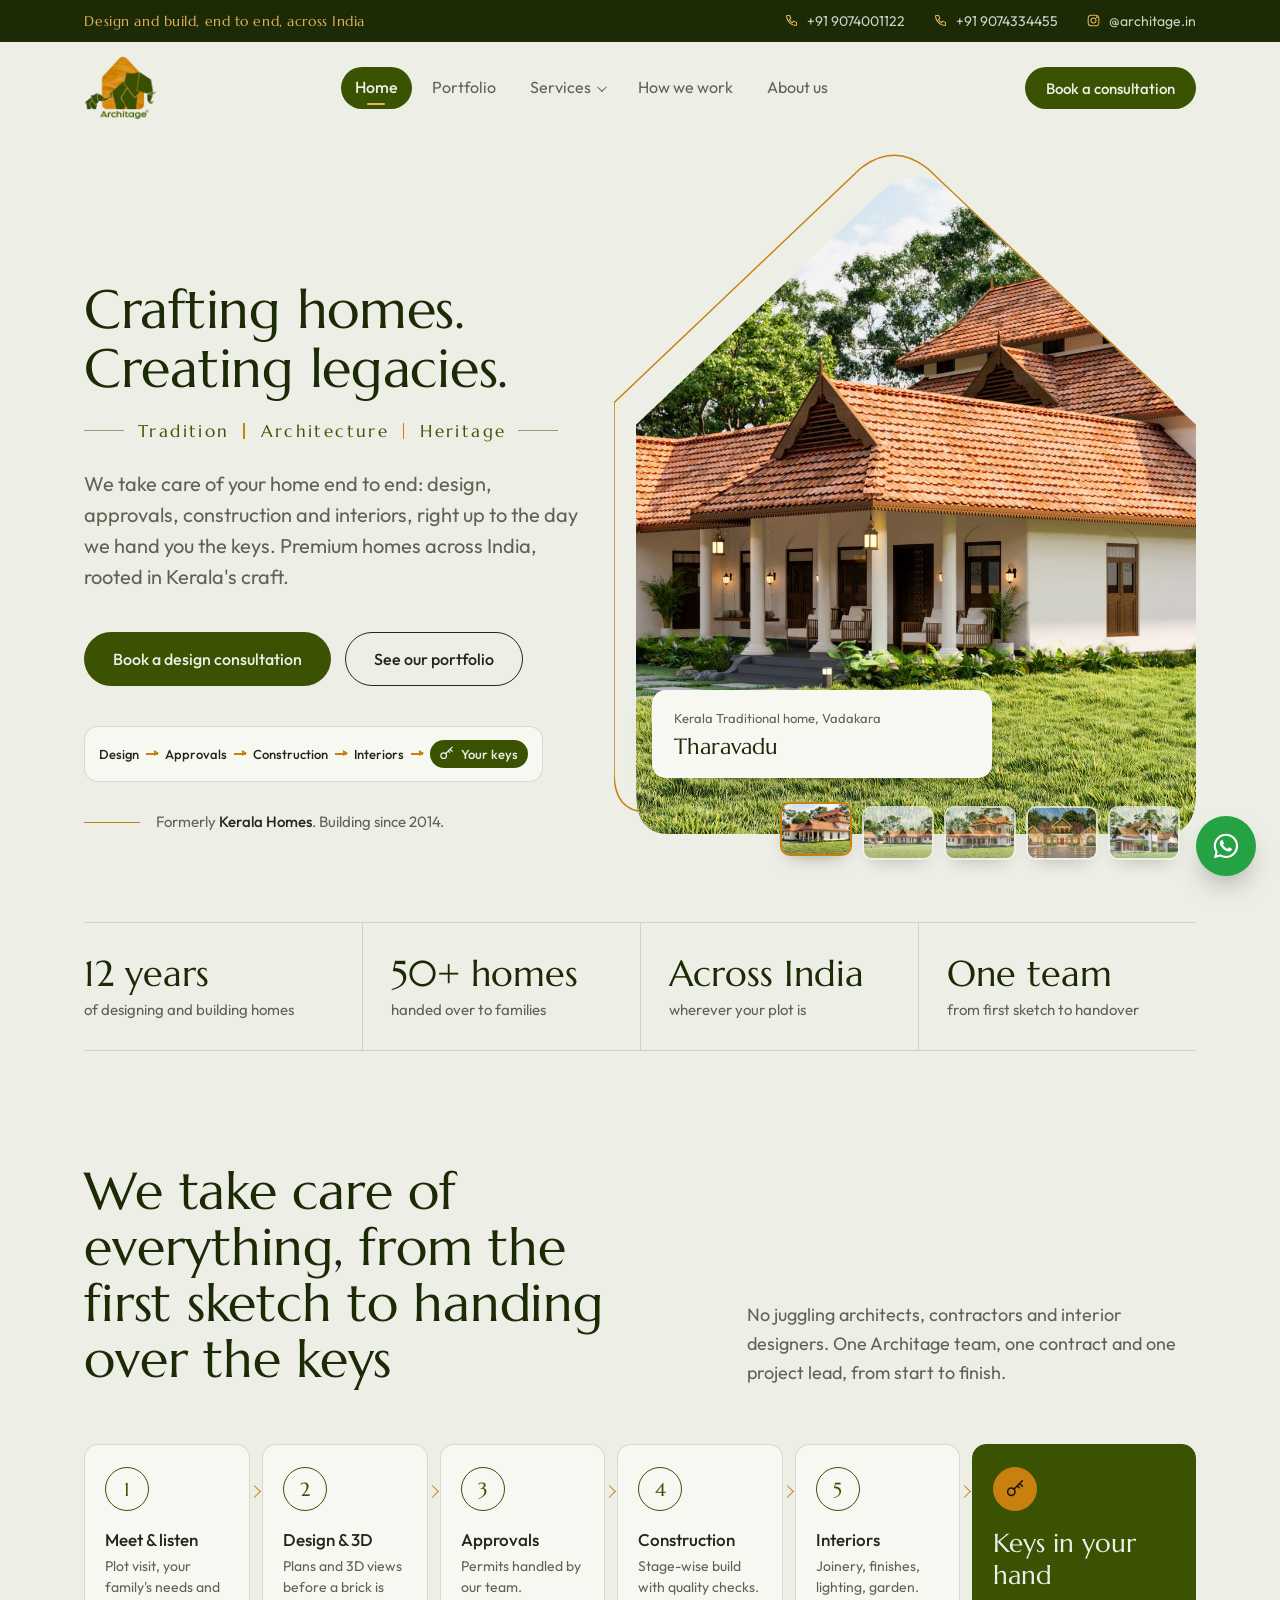
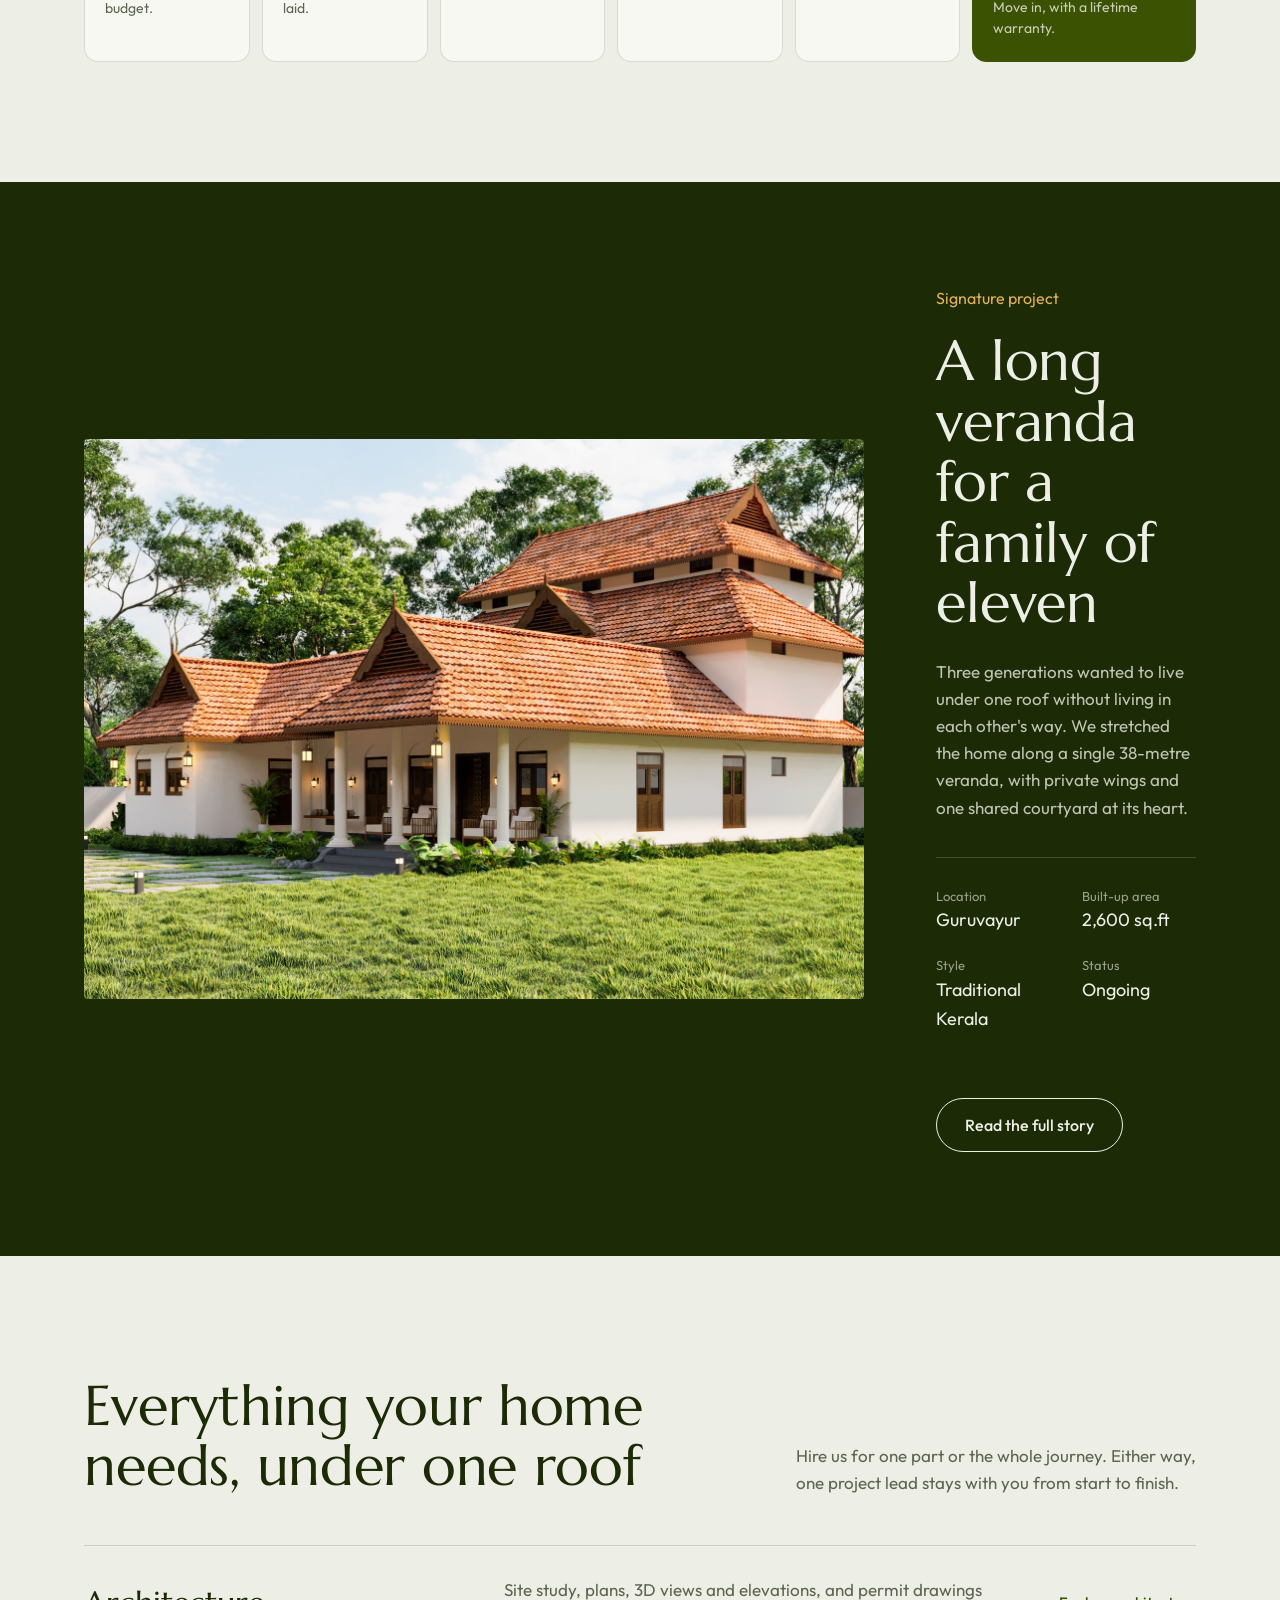
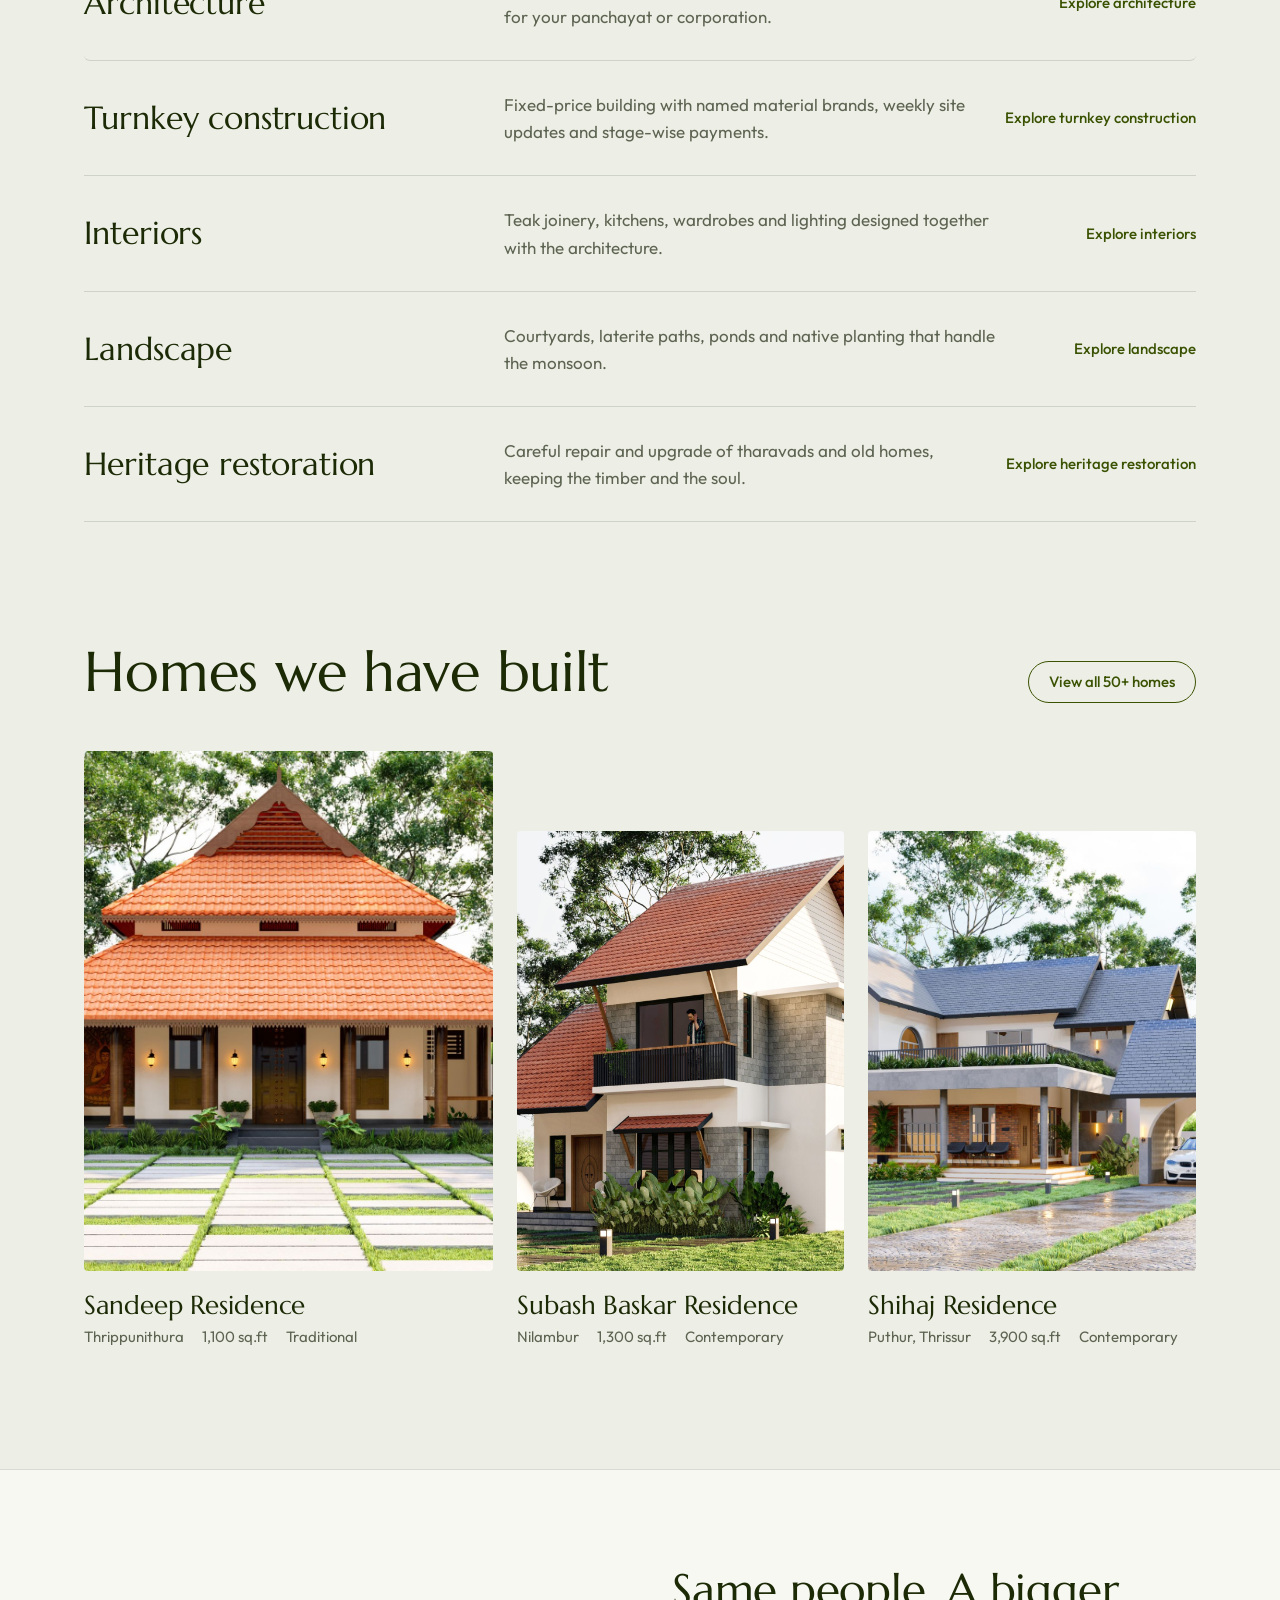
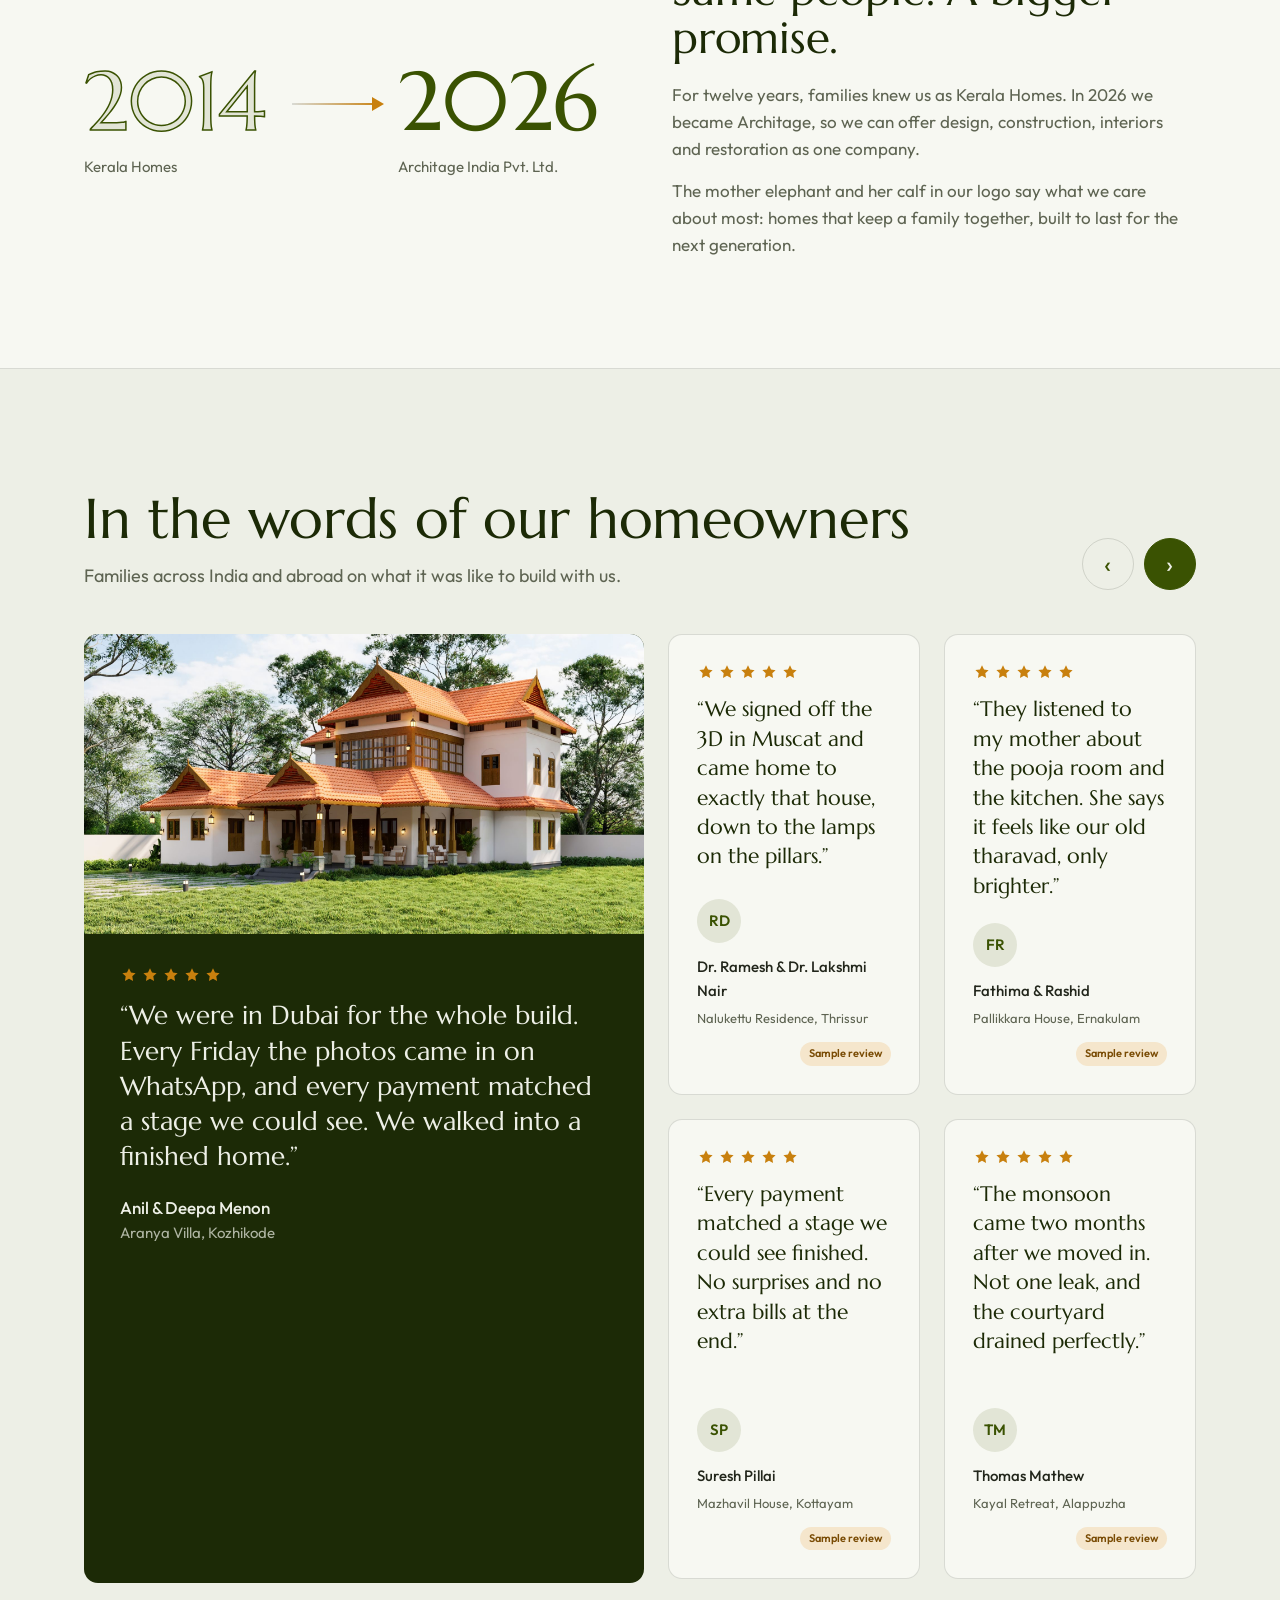
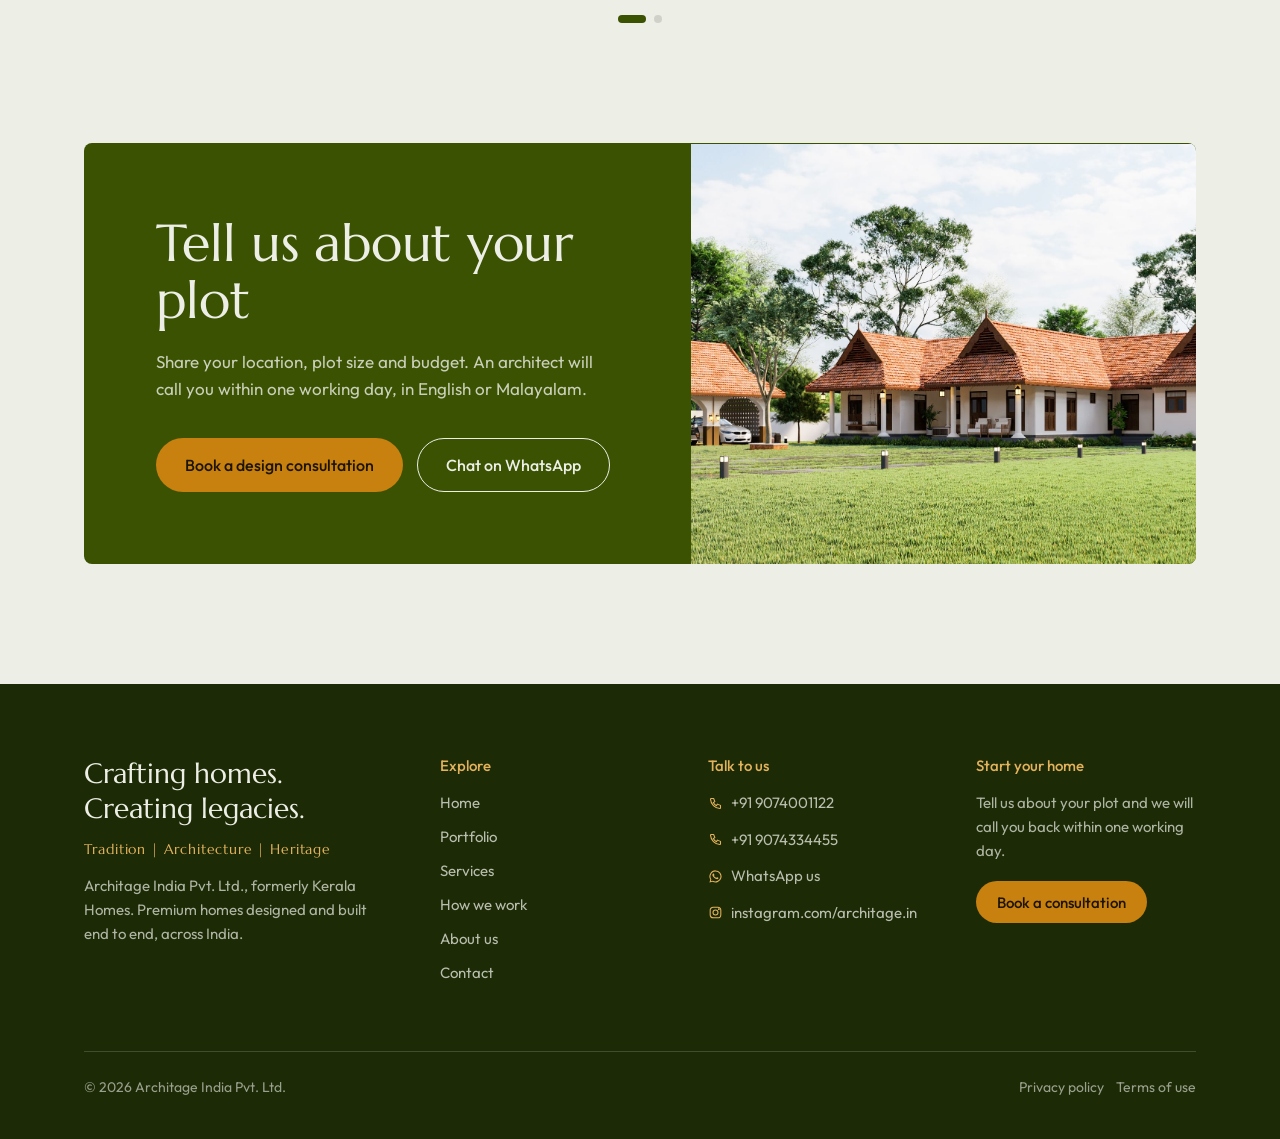
<file: index.html>
<!DOCTYPE html>
<html lang="en"><head><meta charset="utf-8"><meta name="viewport" content="width=device-width,initial-scale=1">
<title>Architage – Crafting homes. Creating legacies.</title><meta name="description" content="Architage India Pvt. Ltd. designs and builds premium homes end to end, from first sketch to handing over the keys."><meta name="theme-color" content="#1C2A06">
<link rel="icon" href="assets/img/favicon.png"><link rel="preload" href="assets/data/catalog.json" as="fetch" crossorigin>
<link rel="stylesheet" href="assets/css/site.css"><style>
.hero{display:grid;grid-template-columns:1fr 600px;gap:64px;align-items:end;padding:40px 0 88px}
.hero h1{font-size:74px;color:var(--forest);max-width:700px;white-space:nowrap}
.hero p.lede{font-size:20px;line-height:1.55;color:var(--muted);max-width:520px;margin:32px 0 40px}
.hero .ctas{display:flex;gap:14px}
.since{margin-top:56px;display:flex;align-items:center;gap:16px;font-size:15px;color:var(--muted)}
.since b{font-weight:500;color:var(--ink)}
.since .rule{width:56px;height:1px;background:var(--teak)}
.hero-art{position:relative;height:700px}
.hero-art .outline{position:absolute;inset:-22px 22px 22px -22px;border:none}
.hero-art .outline svg{width:100%;height:100%}
.hero-art .gable{position:absolute;inset:0}
.hero-art .chip{position:absolute;left:-40px;bottom:56px;background:var(--paper);border-radius:14px;padding:18px 22px;box-shadow:0 18px 40px -18px rgba(28,42,6,.35);width:340px}
.hero-art .chip small{display:block;font-size:13px;color:var(--muted)}
.hero-art .chip strong{font:400 22px Marcellus;color:var(--forest);display:block;margin-top:4px}
.facts{border-top:1px solid var(--line);border-bottom:1px solid var(--line);display:grid;grid-template-columns:repeat(4,1fr)}
.facts div{padding:28px 0 28px 28px;border-left:1px solid var(--line);font-size:15px;color:var(--muted)}
.facts div:first-child{border-left:0;padding-left:0}
.facts strong{display:block;font:400 30px Marcellus;color:var(--forest);margin-bottom:2px}
/* signature */
.sig{background:var(--forest);color:var(--lime);margin-top:120px}
.sig .wrap{display:grid;grid-template-columns:780px 1fr;gap:72px;padding-top:104px;padding-bottom:104px;align-items:center}
.sig .img{height:560px;border-radius:4px;overflow:hidden}
.sig .kicker{color:var(--teak-lt);font-size:16px;margin-bottom:20px}
.sig h2{font-size:56px}
.sig p{color:rgba(237,239,230,.78);margin:24px 0 36px;max-width:430px}
.sig dl{display:grid;grid-template-columns:1fr 1fr;gap:20px 32px;padding:28px 0;border-top:1px solid var(--line-lt);margin-bottom:36px}
.sig dt{font-size:13px;color:rgba(237,239,230,.6)}
.sig dd{font-size:18px}
.sig .btn-ghost{color:var(--lime)}
/* services */
.sec{padding:120px 0 0}
.sec-head{display:flex;justify-content:space-between;align-items:end;margin-bottom:48px}
.sec-head h2{font-size:56px;color:var(--forest);max-width:620px}
.sec-head p{max-width:400px;color:var(--muted)}
.svc{border-top:1px solid var(--line)}
.svc-row{display:grid;grid-template-columns:420px 1fr 200px;align-items:center;padding:30px 0;border-bottom:1px solid var(--line)}
.svc-row h3{font-size:32px;color:var(--forest)}
.svc-row p{color:var(--muted);max-width:520px}
.svc-row span{justify-self:end;font-size:15px;color:var(--green);font-weight:500}
.svc-row.open{background:var(--paper);margin:0 -32px;padding:30px 32px;border-radius:6px;border-bottom-color:transparent}
.svc-row.open h3{color:var(--green)}
/* process */
.process{display:grid;grid-template-columns:repeat(6,1fr);gap:0;position:relative;margin-top:16px}
.process:before{content:"";position:absolute;left:0;right:0;top:27px;height:1px;background:var(--line)}
.step{padding-right:28px;position:relative}
.step .n{width:54px;height:54px;border-radius:50%;background:var(--lime);border:1.5px solid var(--green);display:grid;place-items:center;font:400 20px Marcellus;color:var(--green);position:relative}
.step.done .n{background:var(--green);color:var(--lime)}
.step h4{font:500 18px Outfit;margin:22px 0 6px}
.step p{font-size:15px;color:var(--muted);line-height:1.5}
.step em{display:block;font-style:normal;font-size:13px;color:var(--teak);margin-top:10px;font-weight:500}
/* homes */
.homes{display:grid;grid-template-columns:1.25fr 1fr 1fr;gap:24px}
.home-card .ph{height:440px;overflow:hidden;border-radius:4px}
.home-card:first-child .ph{height:520px}
.home-card h3{font-size:26px;margin-top:20px;color:var(--forest)}
.home-card .meta{display:flex;gap:18px;font-size:15px;color:var(--muted);margin-top:6px}
.homes .home-card:nth-child(2),.homes .home-card:nth-child(3){margin-top:80px}
/* lineage */
.lineage{margin-top:120px;background:var(--paper);border-top:1px solid var(--line);border-bottom:1px solid var(--line)}
.lineage .wrap{display:grid;grid-template-columns:1fr 1fr;gap:96px;padding-top:96px;padding-bottom:96px;align-items:center}
.years{display:flex;align-items:center;gap:28px}
.yr{font:400 112px/1 Marcellus;color:var(--lime-2);-webkit-text-stroke:1.5px var(--green)}
.yr.now{color:var(--green);-webkit-text-stroke:0}
.yr-label{font-size:15px;color:var(--muted);margin-top:12px}
.arrow{flex:1;min-width:90px;height:2px;background:linear-gradient(90deg,var(--line),var(--teak));position:relative;margin-top:-30px}
.arrow:after{content:"";position:absolute;right:-2px;top:-6px;border-left:12px solid var(--teak);border-top:7px solid transparent;border-bottom:7px solid transparent}
.lineage h2{font-size:44px;color:var(--forest);margin-bottom:20px}
.lineage p{color:var(--muted);margin-bottom:14px;max-width:520px}
/* quote */
.quote{padding:120px 0;display:grid;grid-template-columns:360px 1fr;gap:80px;align-items:center}
.quote .ph{height:420px}
.quote blockquote{font:400 40px/1.3 Marcellus;color:var(--forest)}
.quote cite{display:block;font-style:normal;margin-top:28px;font-size:16px;color:var(--muted)}
.quote cite b{color:var(--ink);font-weight:500}
/* cta */
.cta{background:var(--green);color:var(--lime);border-radius:8px;display:grid;grid-template-columns:1.2fr 1fr;align-items:center;overflow:hidden;margin-bottom:120px}
.cta .txt{padding:72px}
.cta h2{font-size:52px}
.cta p{color:rgba(237,239,230,.8);margin:20px 0 36px;max-width:460px}
.cta .row{display:flex;gap:14px}
.cta .btn-ghost{color:var(--lime)}
.cta .ph{height:420px}

.e2e{display:flex;align-items:center;gap:10px;margin-top:40px;padding:16px 20px;background:var(--paper);border:1px solid var(--line);border-radius:14px;font-size:14px;font-weight:500;color:var(--ink);width:max-content}
.e2e i{width:18px;height:1.5px;background:var(--teak);position:relative}
.e2e i:after{content:"";position:absolute;right:-1px;top:-3px;border-left:5px solid var(--teak);border-top:3.5px solid transparent;border-bottom:3.5px solid transparent}
.e2e .key{display:inline-flex;align-items:center;gap:6px;background:var(--green);color:var(--lime);padding:5px 12px 5px 9px;border-radius:999px}
.e2e .key svg{width:17px;height:17px}
.since{margin-top:28px}
.facts strong{font-size:36px}
.journey{padding:112px 0 0}
.j-head{display:grid;grid-template-columns:1.3fr 1fr;gap:80px;align-items:end;margin-bottom:56px}
.j-head h2{font-size:52px;color:var(--forest)}
.j-head p{color:var(--muted);font-size:18px}
.track{list-style:none;display:grid;grid-template-columns:repeat(5,1fr) 1.35fr;gap:12px;align-items:stretch}
.track li{background:var(--paper);border:1px solid var(--line);border-radius:14px;padding:22px 20px;position:relative}
.track li:not(:last-child):after{content:"";position:absolute;right:-10px;top:42px;width:8px;height:8px;border-top:1.5px solid var(--teak);border-right:1.5px solid var(--teak);transform:rotate(45deg);z-index:1}
.track .n{width:44px;height:44px;border-radius:50%;border:1.5px solid var(--green);display:grid;place-items:center;font:400 19px Marcellus;color:var(--green)}
.track h4{font:500 17px Outfit;margin:18px 0 6px}
.track p{font-size:14px;color:var(--muted);line-height:1.5}
.track li.end{background:var(--green);border-color:var(--green);color:var(--lime)}
.track li.end .n{background:var(--teak);border-color:var(--teak);color:#1C1406}
.track li.end .n svg{width:22px;height:22px}
.track li.end h4{font:400 26px Marcellus;margin-top:16px}
.track li.end p{color:rgba(237,239,230,.8)}
.weh{display:flex;align-items:center;gap:12px;margin-top:20px;flex-wrap:wrap}
.weh .lbl{font-size:15px;color:var(--muted);margin-right:4px}
.weh span:not(.lbl){font-size:14px;padding:7px 14px;border-radius:999px;background:var(--lime-2);color:var(--ink);text-decoration:line-through;text-decoration-color:var(--teak);text-decoration-thickness:1.5px}
.weh a{margin-left:auto;font-size:15px;font-weight:500;color:var(--green)}

.tah{display:flex;align-items:center;gap:14px;margin-top:22px;font:400 17px Marcellus;letter-spacing:.14em;color:var(--green)}
.tah b{font-weight:400;color:var(--teak)}
.tah i{width:40px;height:1.5px;background:var(--green);opacity:.5}
.hero p.lede{margin-top:26px}
.reviews{padding:120px 0}
.rv-head{display:flex;justify-content:space-between;align-items:end;margin-bottom:44px}
.rv-head h2{font-size:56px;color:var(--forest)}
.rv-head p{color:var(--muted);margin-top:12px;font-size:18px}
.arrows{display:flex;gap:10px}
.arrows span{width:52px;height:52px;border-radius:50%;border:1.5px solid var(--line);display:grid;place-items:center;font-size:26px;color:var(--green);line-height:1}
.arrows span.on{background:var(--green);border-color:var(--green);color:var(--lime)}
.rv-grid{display:grid;grid-template-columns:560px 1fr;gap:24px}
.feat{background:var(--forest);color:var(--lime);border-radius:14px;overflow:hidden}
.feat .ph{height:300px;position:relative}
.feat .play{position:absolute;left:20px;bottom:20px;display:inline-flex;align-items:center;gap:10px;background:rgba(237,239,230,.94);color:var(--forest);font-weight:500;font-size:15px;padding:10px 18px 10px 12px;border-radius:999px}
.feat .play svg{width:26px;height:26px;padding:6px;border-radius:50%;background:var(--teak);color:#1C1406}
.feat .fq{padding:32px 36px 36px}
.feat blockquote{font:400 26px/1.35 Marcellus;margin-top:14px}
.feat cite{display:block;font-style:normal;margin-top:20px;font-size:15px;color:rgba(237,239,230,.7)}
.feat cite b{display:block;color:var(--lime);font-weight:500;font-size:17px}
.stars{display:flex;gap:3px}
.stars svg{width:18px;height:18px}
.rv-cards{display:grid;grid-template-columns:1fr 1fr;gap:24px}
.rv{background:var(--paper);border:1px solid var(--line);border-radius:14px;padding:28px;display:flex;flex-direction:column}
.rv p{font:400 21px/1.4 Marcellus;color:var(--forest);margin:14px 0 22px;flex:1}
.rv .who{display:flex;align-items:center;gap:12px;flex-wrap:wrap}
.rv .av{width:44px;height:44px;border-radius:50%;background:var(--lime-2);color:var(--green);display:grid;place-items:center;font-weight:600;font-size:15px}
.rv .who b{display:block;font-weight:500;font-size:15px}
.rv .who small{font-size:13px;color:var(--muted)}
.rv .smp{margin-left:auto;font-size:11px;font-weight:600;color:#7A4C05;background:#F5E6CC;border-radius:999px;padding:3px 9px}
.rv-dots{display:flex;gap:8px;justify-content:center;margin-top:32px}
.rv-dots i{width:8px;height:8px;border-radius:4px;background:var(--line)}
.rv-dots i.on{width:28px;background:var(--green)}
/* mobile */
@media (max-width:600px){
.tah{font-size:13px;gap:8px;letter-spacing:.08em}.tah i{width:16px}
.reviews{padding:72px 0}
.rv-head{flex-direction:column;align-items:flex-start;gap:16px;margin-bottom:24px}
.rv-head h2{font-size:34px}
.rv-grid{grid-template-columns:1fr}
.rv-cards{grid-template-columns:1fr;gap:14px}
.feat .ph{height:220px}
.feat .fq{padding:22px}
.feat blockquote{font-size:21px}

.e2e{width:auto;flex-wrap:wrap;gap:8px;margin-top:26px}
.journey{padding:72px 0 0}
.j-head{grid-template-columns:1fr;gap:14px;margin-bottom:28px}
.j-head h2{font-size:32px}
.track{grid-template-columns:1fr;gap:10px}
.track li{display:grid;grid-template-columns:44px 1fr;column-gap:14px;padding:16px}
.track li .n{grid-row:span 2}
.track h4{margin:2px 0 2px}
.track li:not(:last-child):after{display:none}
.weh .lbl{width:100%}
.weh a{margin-left:0}

.hero{grid-template-columns:1fr;gap:30px;padding:10px 0 48px}
.hero-art{order:-1;height:340px;margin:10px 10px 0 10px}
.hero-art .outline{inset:-10px 10px 10px -10px}
.hero-art .chip{left:10px;bottom:14px;width:auto;padding:12px 16px}
.hero-art .chip strong{font-size:18px}
.hero h1{font-size:40px;white-space:normal}
.hero p.lede{font-size:17px;margin:18px 0 26px}
.hero .ctas{flex-direction:column}
.hero .ctas .btn{justify-content:center}
.since{margin-top:26px;align-items:flex-start}
.since .rule{flex:none;width:28px;margin-top:11px}
.facts{grid-template-columns:1fr 1fr}
.facts div{padding:18px 0 18px 16px}
.facts div:nth-child(odd){border-left:0;padding-left:0}
.facts div:nth-child(n+3){border-top:1px solid var(--line)}
.facts strong{font-size:24px}
.sig{margin-top:56px}
.sig .wrap{grid-template-columns:1fr;gap:28px;padding-top:56px;padding-bottom:56px}
.sig .img{height:250px}
.sig h2{font-size:36px}
.sig dl{gap:16px 20px}
.sec{padding:72px 0 0}
.sec-head{flex-direction:column;align-items:flex-start;gap:14px;margin-bottom:28px}
.sec-head h2{font-size:36px}
.svc-row{grid-template-columns:1fr;gap:8px;padding:22px 0}
.svc-row h3{font-size:26px}
.svc-row span{justify-self:start}
.svc-row.open{margin:0 -20px;padding:22px 20px}
.process{grid-template-columns:1fr}
.process:before{left:27px;right:auto;top:10px;bottom:30px;width:1px;height:auto}
.step{display:grid;grid-template-columns:54px 1fr;column-gap:18px;padding:0 0 26px}
.step .n{grid-row:span 3}
.step h4{margin:12px 0 4px}
.homes{grid-template-columns:1fr;gap:36px}
.home-card .ph,.home-card:first-child .ph{height:270px}
.homes .home-card:nth-child(2),.homes .home-card:nth-child(3){margin-top:0}
.lineage{margin-top:72px}
.lineage .wrap{grid-template-columns:1fr;gap:32px;padding-top:56px;padding-bottom:56px}
.yr{font-size:60px}
.years{gap:16px}
.arrow{min-width:40px}
.lineage h2{font-size:32px}
.quote{grid-template-columns:1fr;gap:28px;padding:72px 0}
.quote .ph{height:300px}
.quote blockquote{font-size:26px}
.cta{grid-template-columns:1fr;margin-bottom:72px}
.cta .ph{height:220px;order:-1}
.cta .txt{padding:32px 24px 36px}
.cta h2{font-size:34px}
.cta .row{flex-direction:column}
.cta .btn{justify-content:center}
}

.rv-cards.c-track{display:grid;grid-template-columns:none;grid-auto-flow:column;grid-template-rows:1fr 1fr;grid-auto-columns:calc(50% - 12px);overflow-x:auto;scroll-snap-type:x mandatory;scrollbar-width:none;padding-bottom:4px}
.rv-cards.c-track::-webkit-scrollbar{display:none}
.rv-cards.c-track .rv{scroll-snap-align:start}
.arrows button{width:52px;height:52px;border-radius:50%;border:1.5px solid var(--line);display:grid;place-items:center;font-size:26px;color:var(--green);line-height:1;transition:background .25s,color .25s,border-color .25s}
.arrows button.on{background:var(--green);border-color:var(--green);color:var(--lime)}
.svc-row{transition:background .3s ease,padding .3s ease,margin .3s ease}
.svc-row:hover{background:var(--paper);margin:0 -32px;padding-left:32px;padding-right:32px;border-radius:6px}
.svc-row:hover h3{color:var(--green)}
.svc-row span{transition:transform .3s ease}.svc-row:hover span{transform:translateX(6px)}
.svc-row.open{background:none;margin:0;padding:30px 0;border-bottom-color:var(--line)}
.svc-row.open h3{color:var(--forest)}
.svc-row.open:hover{background:var(--paper);margin:0 -32px;padding:30px 32px}
.home-card{display:block}
.home-card h3{transition:color .3s}.home-card:hover h3{color:var(--green)}
.feat .play{transition:transform .25s}.feat .play:hover{transform:translateY(-2px)}
.hero-art .chip{z-index:2}
@media (max-width:1200px) and (min-width:601px){
 .hero{grid-template-columns:1fr 46%;gap:48px}.hero h1{font-size:clamp(48px,5.6vw,74px)}.hero-art{height:600px}
 .sig .wrap{grid-template-columns:1.2fr 1fr;gap:48px}
 .rv-grid{grid-template-columns:1fr}
 .j-head{gap:40px}.j-head h2{font-size:44px}
 .track{grid-template-columns:repeat(3,1fr)}.track li:after{display:none}
 .lineage .wrap{gap:48px}
 .svc-row{grid-template-columns:300px 1fr 180px}
}
@media (max-width:900px) and (min-width:601px){
 .hero{grid-template-columns:1fr}.hero-art{height:520px;order:-1}
 .sig .wrap{grid-template-columns:1fr}.cta{grid-template-columns:1fr}
 .homes{grid-template-columns:1fr 1fr}.homes .home-card:nth-child(3){margin-top:0}
 .facts{grid-template-columns:1fr 1fr}
 .svc-row{grid-template-columns:1fr;gap:6px}.svc-row span{justify-self:start}
}
@media (max-width:600px){
 .hero h1{white-space:normal}
 .rv-cards.c-track{grid-template-columns:none;grid-template-rows:1fr;grid-auto-columns:85%;gap:14px}
 .homes{display:grid;grid-auto-flow:column;grid-template-columns:none;grid-auto-columns:82%;overflow-x:auto;scroll-snap-type:x mandatory;gap:14px;margin:0 -20px;padding:0 20px 6px;scrollbar-width:none}
 .homes .home-card{scroll-snap-align:start}
 .svc-row:hover,.svc-row.open:hover{margin:0 -20px;padding:22px 20px}
 .e2e{width:auto}
}
/* hero alignment fix: headline always fits its column */
.hero-in{min-width:0;container-type:inline-size}
.tah span{margin-right:-.14em}
.tah b{margin:0 2px}
@media (min-width:1201px){.hero{grid-template-columns:minmax(0,1fr) 560px;gap:56px}.hero-art{height:660px}}
@media (min-width:601px){.hero h1{font-size:min(74px,11cqi);max-width:none}}
.tah b{font-size:0;width:1.5px;height:16px;background:var(--teak);flex:none;margin:0 2px}
@media (max-width:600px){.tah span{margin-right:-.08em}.tah b{height:12px;margin:0}}
.cta .row{flex-wrap:wrap}
@media (max-width:1200px) and (min-width:601px){
 .hero-art .chip{left:16px;max-width:calc(100% - 32px)}
 .e2e{width:auto;flex-wrap:wrap}
 .lineage .wrap{grid-template-columns:1fr;gap:40px}
 .yr{font-size:clamp(64px,10vw,112px)}
 .arrow{min-width:40px}
 .cta{grid-template-columns:1fr}
 .cta .ph{order:-1;height:340px}
 .cta .txt{padding:48px}
}
@media (max-width:1100px) and (min-width:601px){
 .hero{grid-template-columns:1fr;gap:56px}
 .hero-art{order:-1;height:540px;margin:22px 0 0 22px}
}
/* 25 Nov: laptop screens with display scaling (e.g. 1920x1080 at 150%) */
.e2e{max-width:100%;flex-wrap:wrap}
@media (max-width:1500px) and (min-width:601px){
 .hero-art .chip{left:16px;max-width:calc(100% - 32px)}
}
@media (max-width:1400px) and (min-width:1101px){
 .e2e{gap:7px;padding:13px 14px;font-size:13px}.e2e i{width:12px}.e2e .key{padding:4px 10px 4px 8px}
}
/* lineage years: Marcellus digits draw past their box, so leave room and size to the column */
.lineage .wrap>div:first-child{container-type:inline-size}
.years{gap:clamp(14px,3cqi,28px)}
.yr{padding-right:.12em}
.arrow{min-width:44px}
@media (min-width:601px){.yr{font-size:clamp(56px,calc((100cqi - 110px)/5),112px)}}
@media (max-width:1500px) and (min-width:1201px){.lineage .wrap{gap:64px}}
</style></head>
<body data-page="home"><a class="skip" href="#main">Skip to content</a>
<div id="site-header"></div>
<main id="main"><div class="loading" aria-live="polite"><span></span>Loading</div></main>
<div id="site-footer"></div>
<script src="assets/js/site.js" defer></script>
<script src="assets/js/catalog.js" defer></script>
</body></html>
</file>
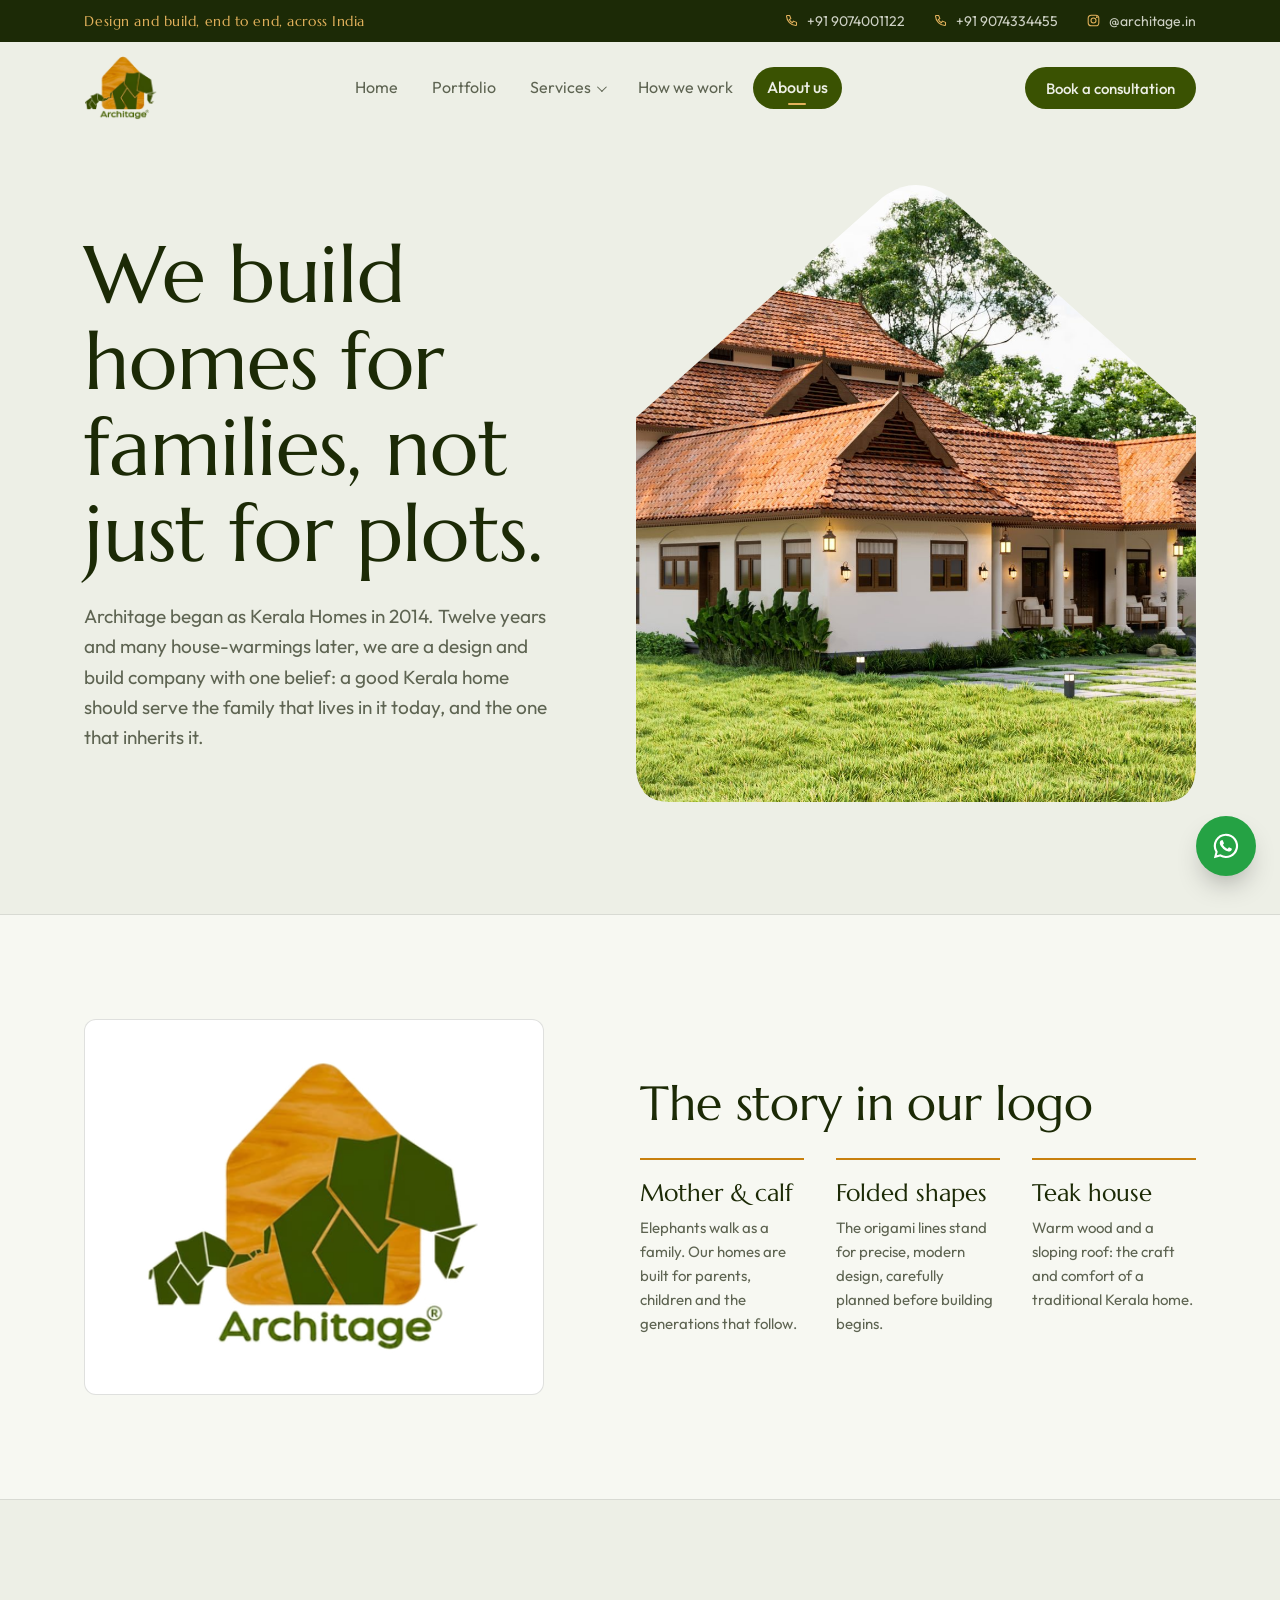
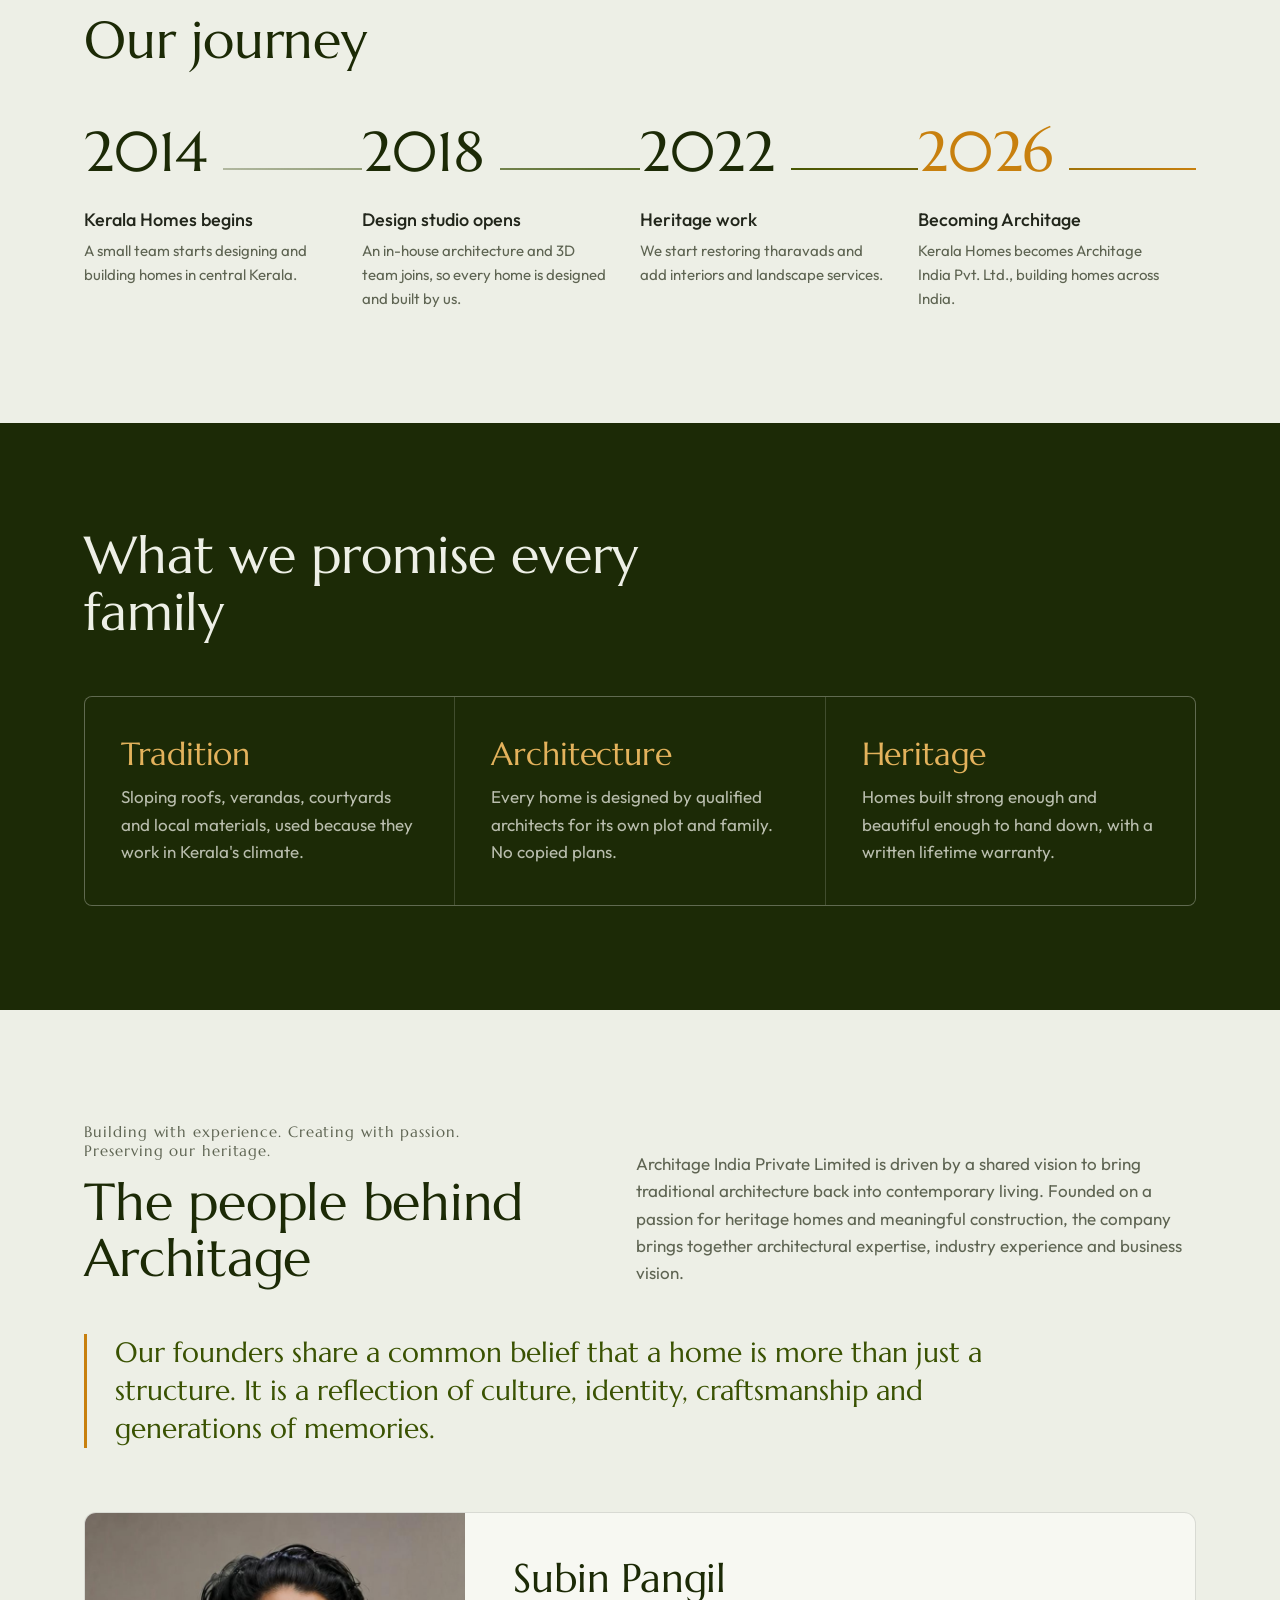
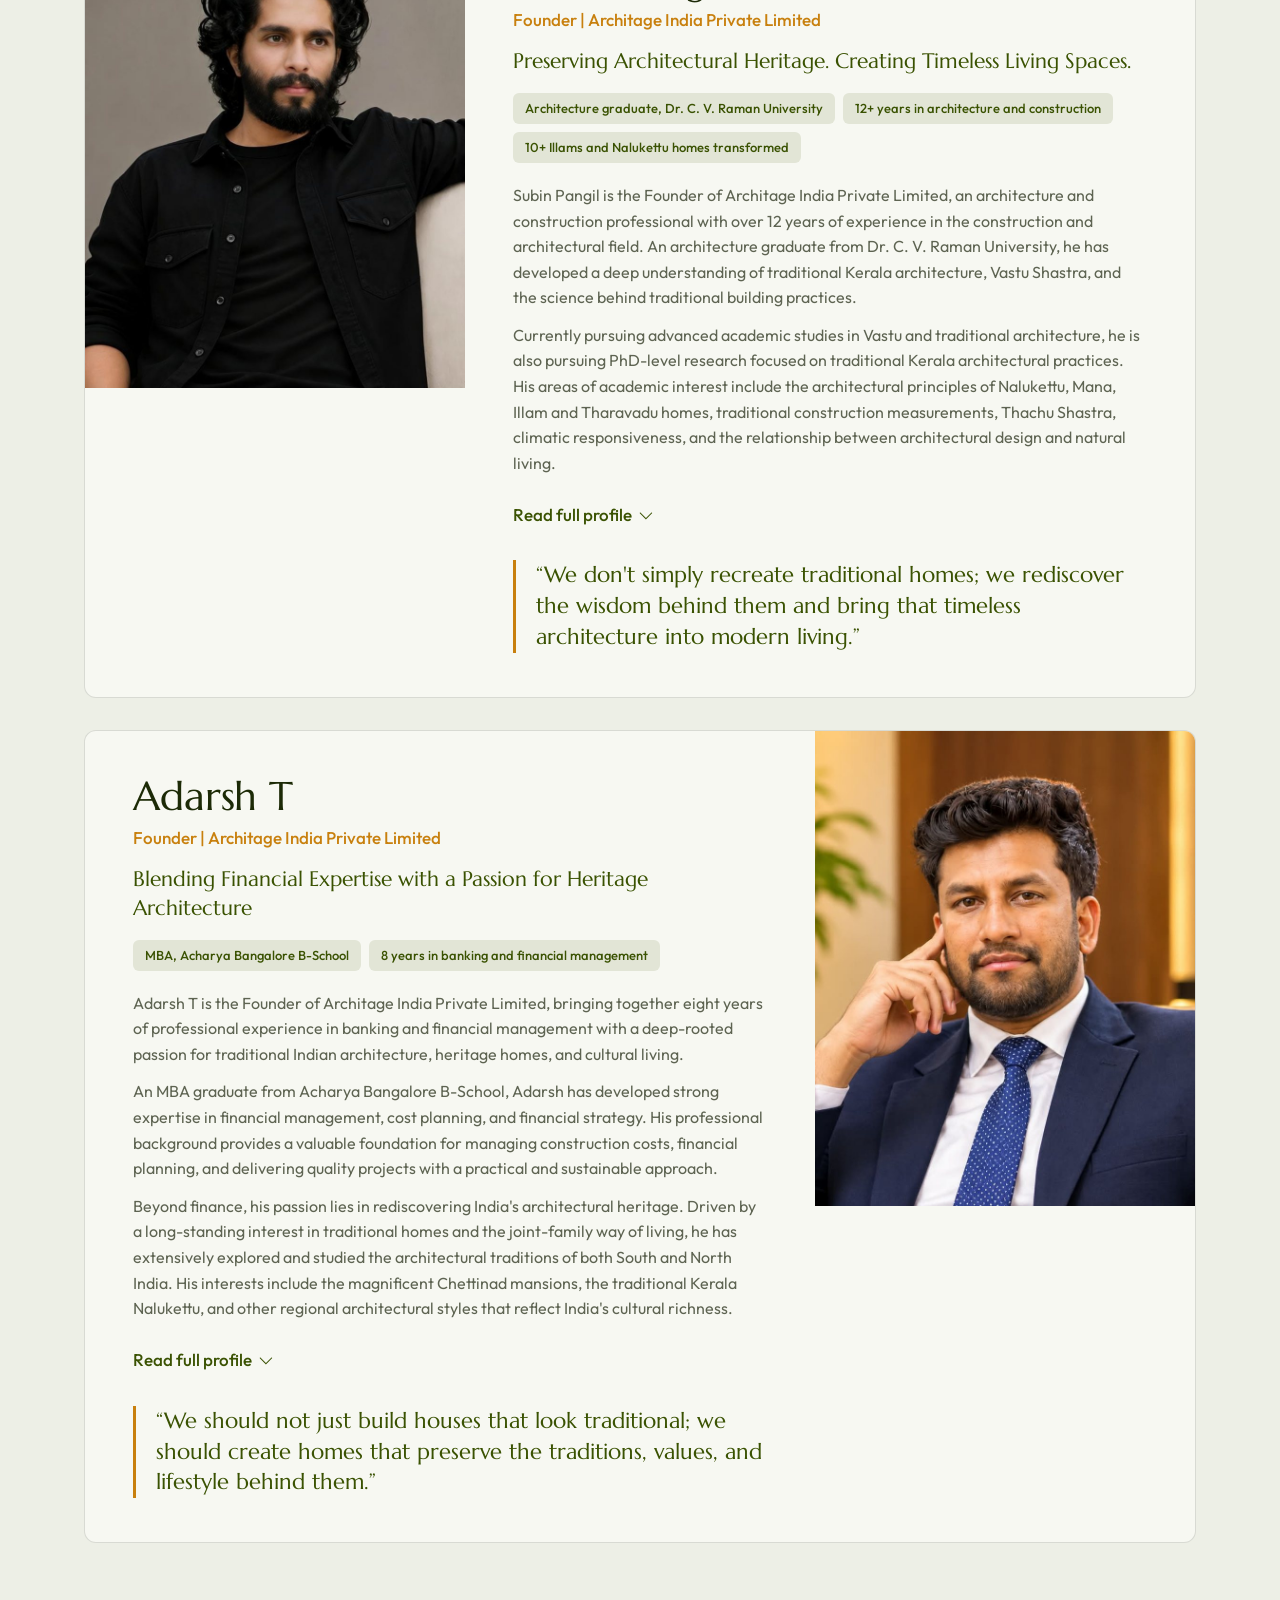
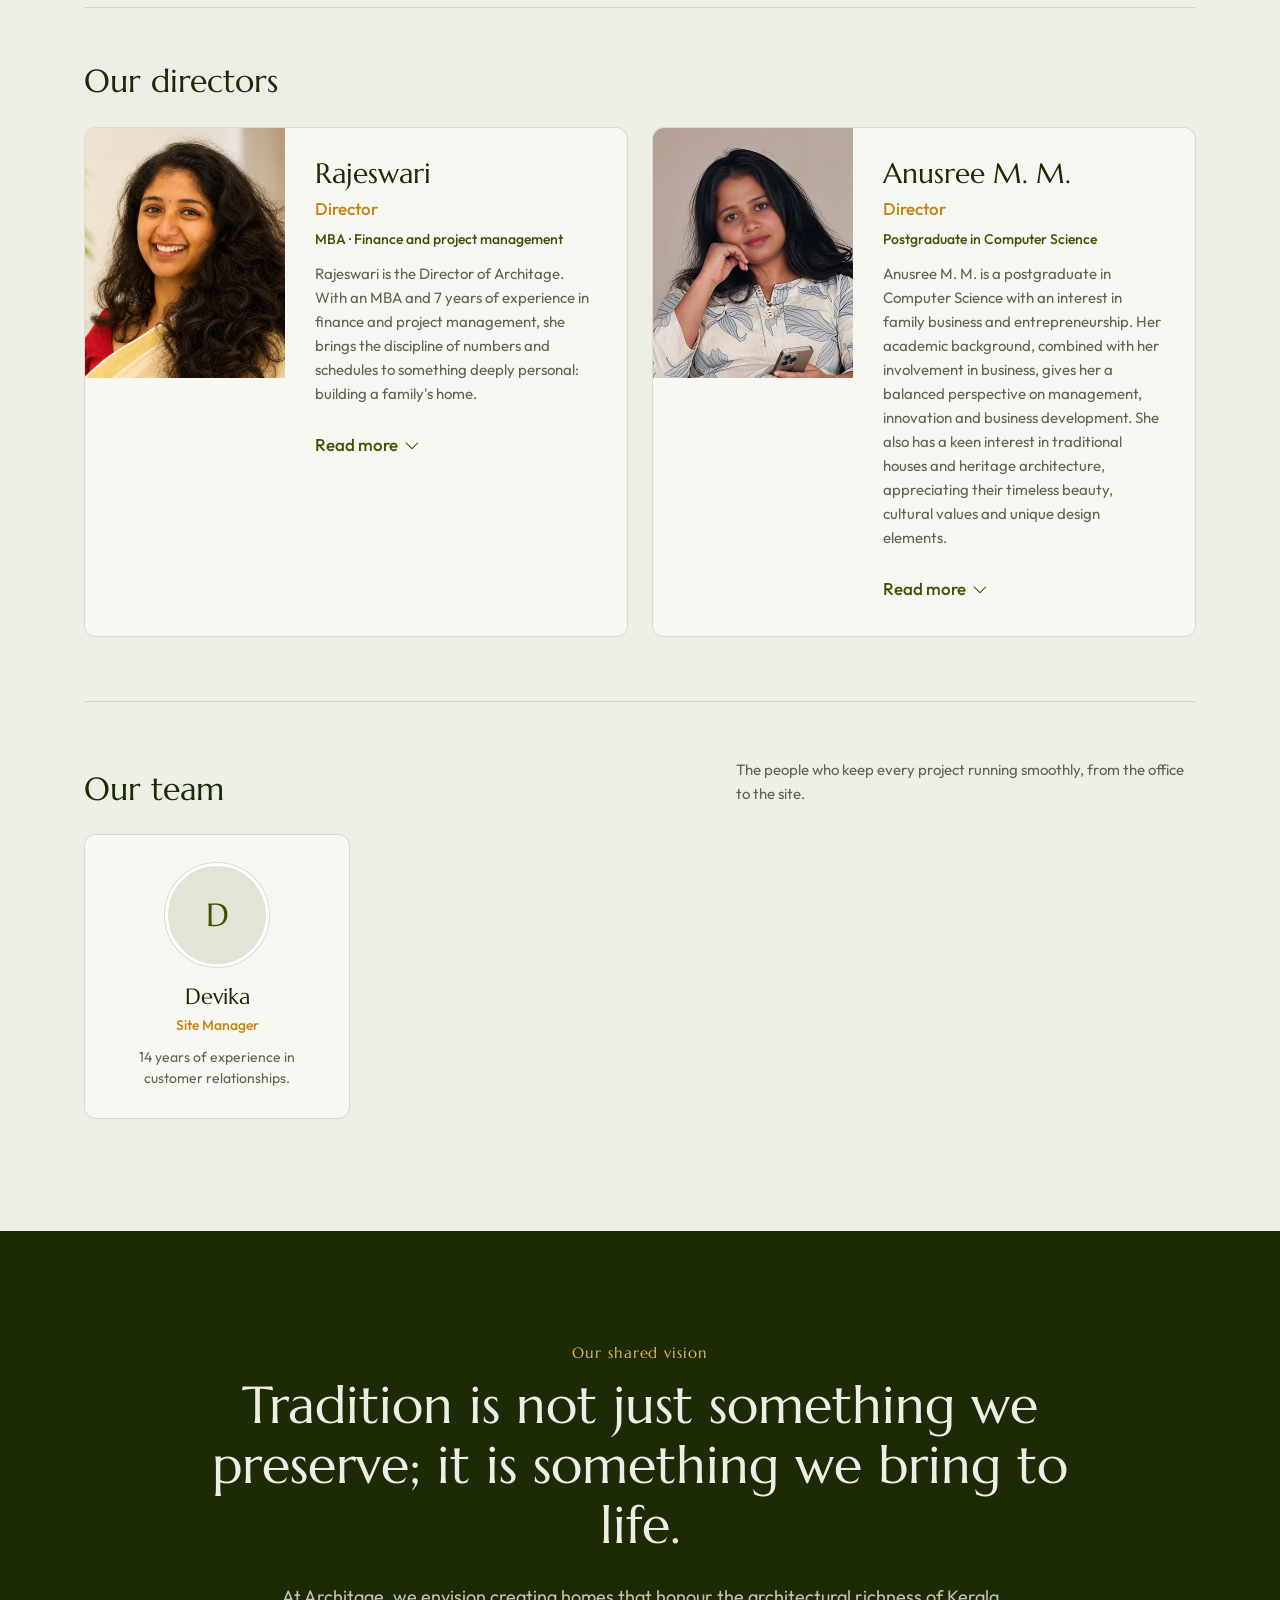
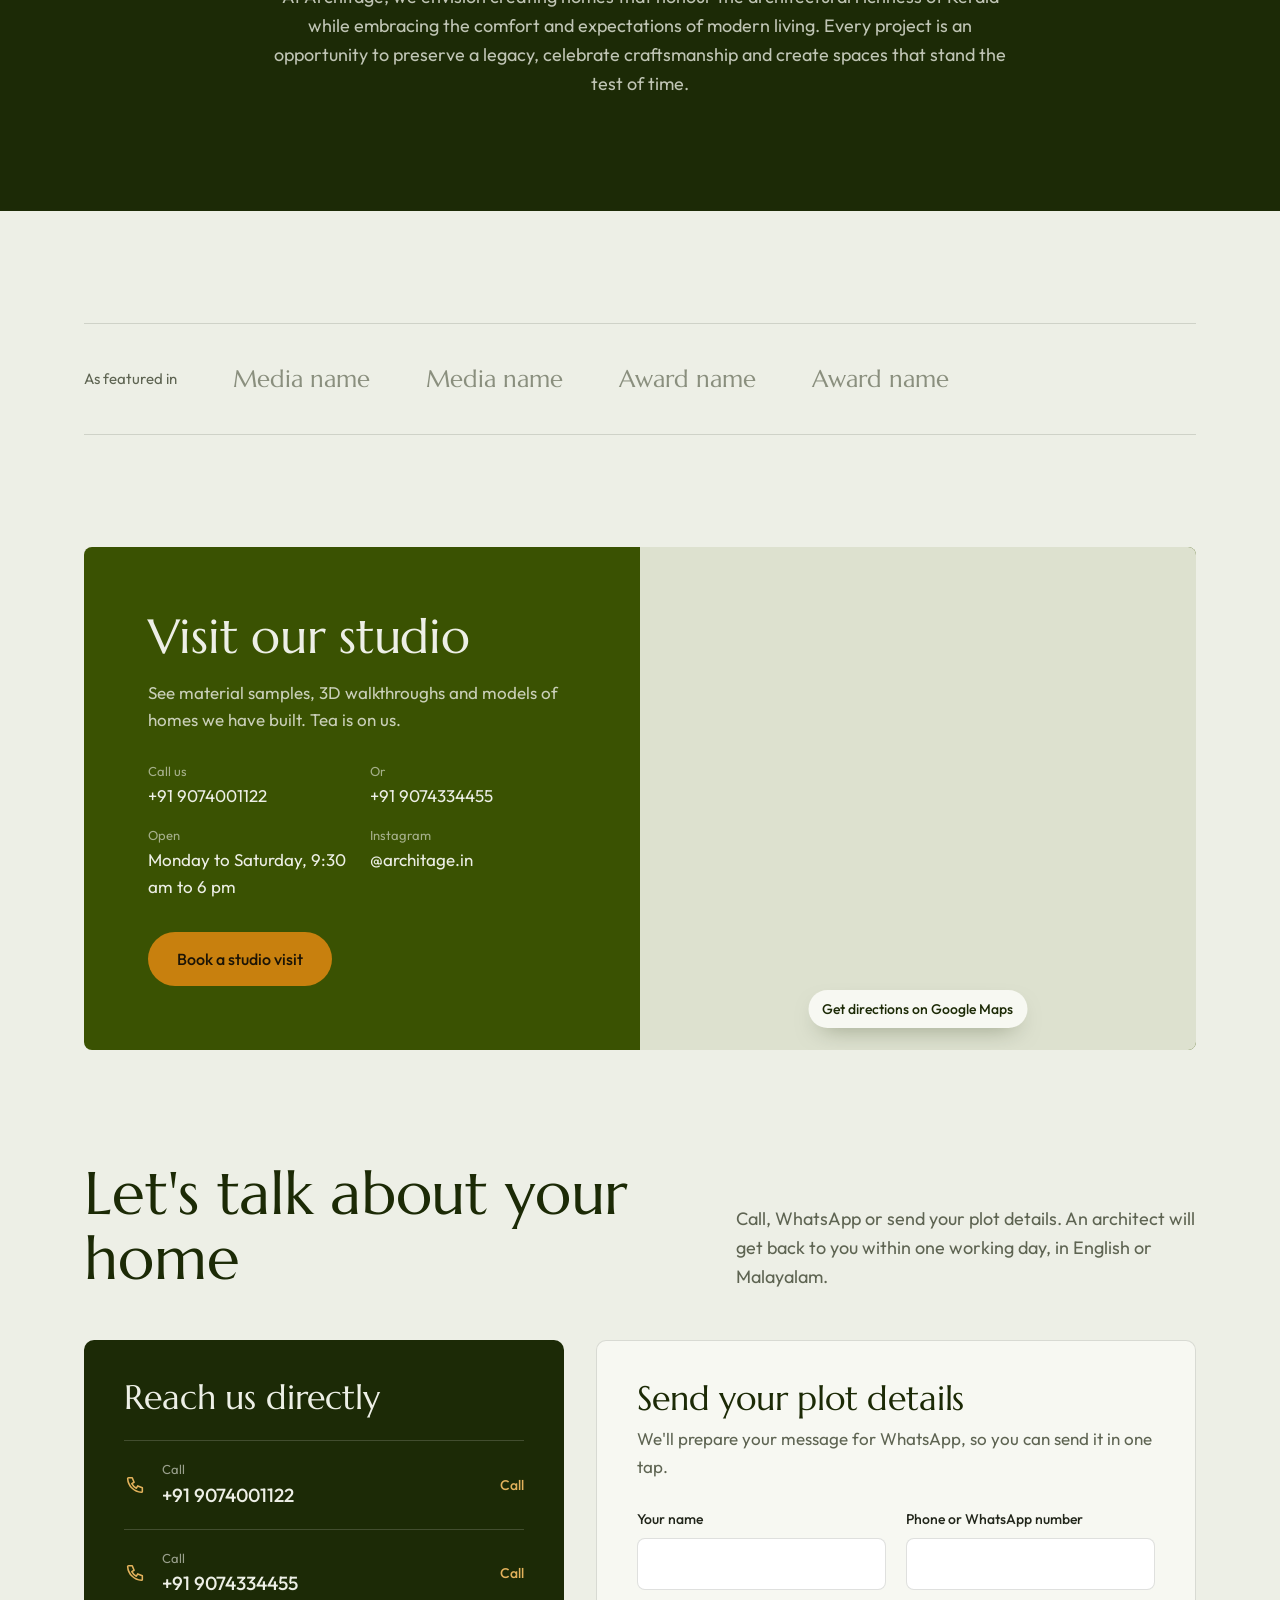
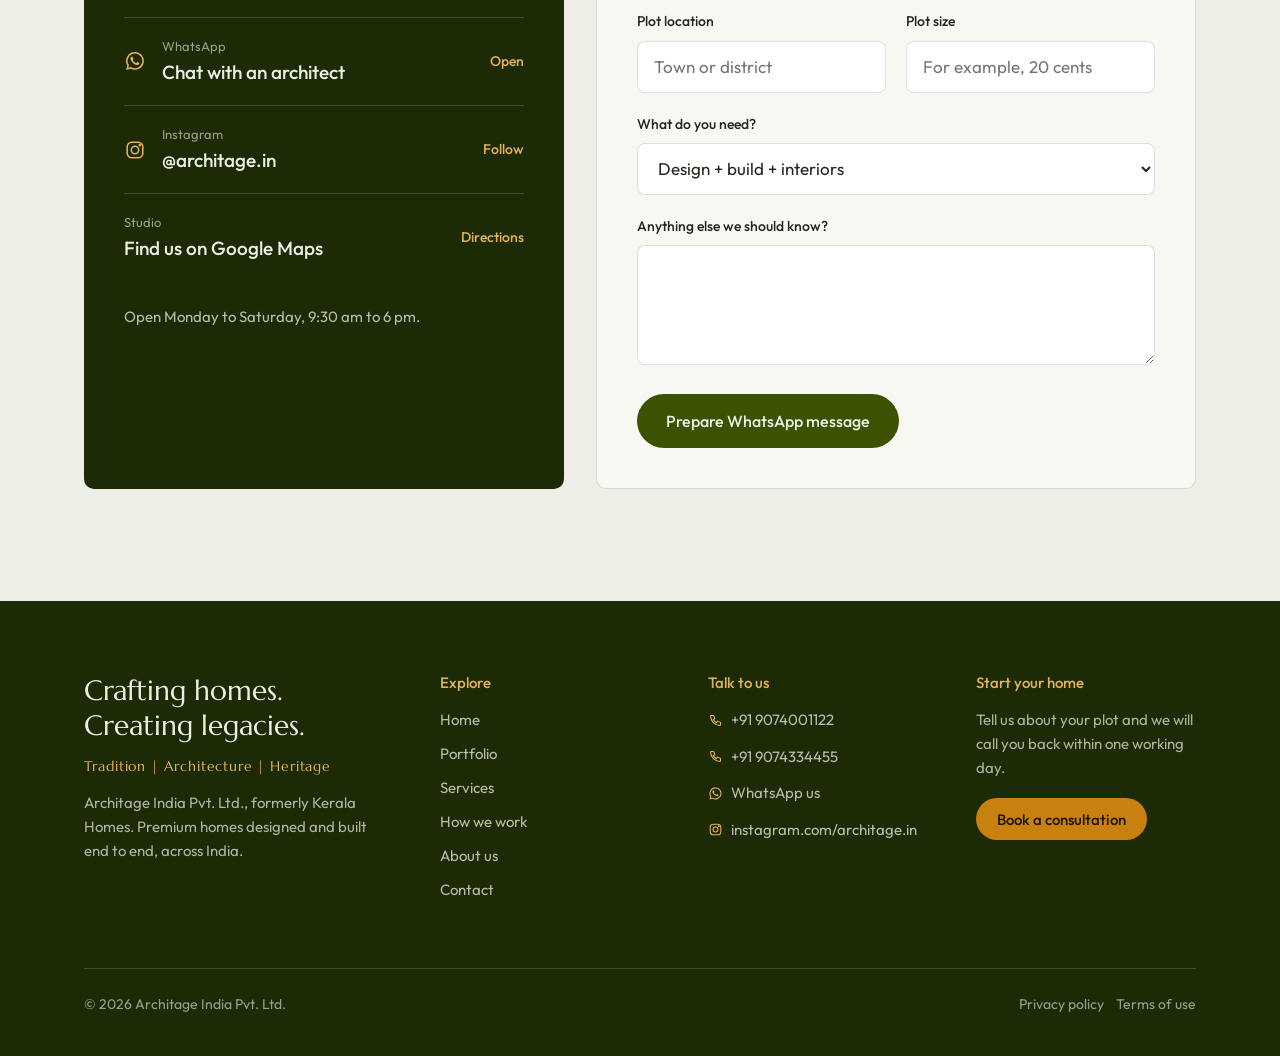
<file: about.html>
<!DOCTYPE html>
<html lang="en"><head><meta charset="utf-8"><meta name="viewport" content="width=device-width,initial-scale=1">
<title>About us | Architage</title><meta name="description" content="Architage began as Kerala Homes in 2014. Meet founders Subin Pangil and Adarsh T. and our vision for heritage homes."><meta name="theme-color" content="#1C2A06">
<link rel="icon" href="assets/img/favicon.png"><link rel="preload" href="assets/data/catalog.json" as="fetch" crossorigin>
<link rel="stylesheet" href="assets/css/site.css"><style>
.hero{display:grid;grid-template-columns:1fr 560px;gap:80px;align-items:center;padding:48px 0 112px}
.hero h1{font-size:80px;color:var(--forest)}
.hero p{color:var(--muted);font-size:19px;margin-top:24px;max-width:560px}
.hero .ph{height:620px}
.mark{background:var(--paper);border-top:1px solid var(--line);border-bottom:1px solid var(--line)}
.mark .wrap{display:grid;grid-template-columns:460px 1fr;gap:96px;padding-top:104px;padding-bottom:104px;align-items:center}
.mark .logo{background:#fff;border-radius:12px;padding:40px;display:grid;place-items:center;border:1px solid var(--line)}
.mark .logo img{width:340px}
.mark h2{font-size:48px;color:var(--forest);margin-bottom:28px}
.meaning{display:grid;grid-template-columns:1fr 1fr 1fr;gap:32px}
.meaning div{border-top:2px solid var(--teak);padding-top:18px}
.meaning b{display:block;font:400 24px Marcellus;color:var(--forest);margin-bottom:8px}
.meaning p{font-size:15px;color:var(--muted)}
.story{padding:112px 0}
.story h2{font-size:52px;color:var(--forest);margin-bottom:56px}
.tl{display:grid;grid-template-columns:repeat(var(--n,4),1fr);gap:0;position:relative}
.tl:before{content:"";position:absolute;left:0;right:0;top:44px;height:2px;background:linear-gradient(90deg,var(--line),var(--green) 60%,var(--teak))}
.yr{padding-right:32px}
.yr b{display:block;font:400 56px/1 Marcellus;color:var(--forest);background:var(--lime);padding-right:16px;display:inline-block;position:relative}
.yr.now b{color:var(--teak)}
.yr h4{font:500 18px Outfit;margin:28px 0 8px}
.yr p{font-size:15px;color:var(--muted)}
.values{background:var(--forest);color:var(--lime)}
.values .wrap{padding-top:104px;padding-bottom:104px}
.values h2{font-size:52px;margin-bottom:56px;max-width:700px}
.vgrid{display:grid;grid-template-columns:repeat(3,1fr);gap:1px;background:var(--line-lt);border:1px solid var(--line-lt);border-radius:8px;overflow:hidden}
.vgrid div{background:var(--forest);padding:40px 36px}
.vgrid h3{font-size:32px;color:var(--teak-lt);margin-bottom:12px}
.vgrid p{color:rgba(237,239,230,.75)}
.team{padding:112px 0}
.team .hd{display:flex;justify-content:space-between;align-items:end;margin-bottom:48px}
.team h2{font-size:52px;color:var(--forest)}
.team .hd p{max-width:420px;color:var(--muted)}
.lead{display:grid;grid-template-columns:420px 1fr;gap:72px;align-items:center;margin-bottom:64px;padding-bottom:64px;border-bottom:1px solid var(--line)}
.portrait{height:480px;border-radius:8px;background:linear-gradient(160deg,var(--lime-2),#D5D9C5);display:grid;place-items:center;position:relative;overflow:hidden}
.portrait span{font-size:15px;color:var(--muted)}
.portrait:before{content:"";position:absolute;width:180px;height:180px;border-radius:50%;background:rgba(58,82,2,.12);top:90px}
.portrait:after{content:"";position:absolute;width:320px;height:200px;border-radius:160px 160px 0 0;background:rgba(58,82,2,.12);bottom:0}
.lead blockquote{font:400 34px/1.32 Marcellus;color:var(--forest)}
.lead .who{margin-top:24px}
.lead .who b{font-weight:500;font-size:18px}
.lead .who span{display:block;color:var(--muted);font-size:15px}
.people{display:grid;grid-template-columns:repeat(4,1fr);gap:24px}
.person .pic{height:280px;border-radius:8px;background:linear-gradient(160deg,var(--lime-2),#D5D9C5);display:grid;place-items:center;font:400 44px Marcellus;color:var(--green)}
.person b{display:block;font-weight:500;margin-top:14px}
.person span{font-size:14px;color:var(--muted)}
.press{display:flex;align-items:center;gap:56px;padding:40px 0;border-top:1px solid var(--line);border-bottom:1px solid var(--line);margin-bottom:112px}
.press small{font-size:15px;color:var(--muted);flex:none}
.press span{font:400 24px Marcellus;color:#8A8F7E}
.visit{display:grid;grid-template-columns:1fr 1fr;border-radius:8px;overflow:hidden;background:var(--green);color:var(--lime);margin-bottom:112px}
.visit .t{padding:64px}
.visit h2{font-size:48px}
.visit p{color:rgba(237,239,230,.8);margin:16px 0 28px}
.visit dl{display:grid;grid-template-columns:1fr 1fr;gap:16px;margin-bottom:32px}
.visit dt{font-size:13px;color:rgba(237,239,230,.6)}
.visit .map{background:#DDE1CF;position:relative}
.visit .map:before{content:"";position:absolute;inset:0;background:repeating-linear-gradient(35deg,transparent 0 60px,rgba(58,82,2,.12) 60px 62px),repeating-linear-gradient(-55deg,transparent 0 90px,rgba(58,82,2,.1) 90px 92px)}
.visit .pin{position:absolute;left:50%;top:46%;transform:translate(-50%,-100%);width:56px;height:56px;border-radius:50% 50% 50% 0;rotate:-45deg;background:var(--teak)}
.visit .pin:after{content:"";position:absolute;left:18px;top:18px;width:20px;height:20px;border-radius:50%;background:var(--lime)}
.mini-foot{background:var(--forest);color:rgba(237,239,230,.7);padding:28px 0;font-size:14px}
.mini-foot .wrap{display:flex;justify-content:space-between}
/* mobile */
@media (max-width:600px){
.hero{grid-template-columns:1fr;gap:28px;padding:10px 0 56px}
.hero .ph{order:-1;height:340px}
.hero h1{font-size:42px}
.hero p{font-size:17px;margin-top:18px}
.mark .wrap{grid-template-columns:1fr;gap:32px;padding-top:56px;padding-bottom:56px}
.mark .logo{padding:24px}
.mark .logo img{width:220px}
.mark h2{font-size:32px;margin-bottom:22px}
.meaning{grid-template-columns:1fr;gap:20px}
.story{padding:64px 0}
.story h2{font-size:34px;margin-bottom:32px}
.tl{grid-template-columns:1fr;gap:28px}
.tl:before{display:none}
.yr{padding:0 0 0 20px;border-left:2px solid var(--green)}
.yr.now{border-color:var(--teak)}
.yr b{font-size:40px}
.yr h4{margin:10px 0 4px}
.values .wrap{padding-top:56px;padding-bottom:56px}
.values h2{font-size:34px;margin-bottom:32px}
.vgrid{grid-template-columns:1fr}
.vgrid div{padding:26px 22px}
.vgrid h3{font-size:26px}
.team{padding:64px 0}
.team .hd{flex-direction:column;align-items:flex-start;gap:12px;margin-bottom:28px}
.team h2{font-size:34px}
.lead{grid-template-columns:1fr;gap:28px;margin-bottom:40px;padding-bottom:40px}
.portrait{height:320px}
.portrait:before{top:50px;width:140px;height:140px}
.portrait:after{width:240px;height:140px}
.lead blockquote{font-size:24px}
.people{grid-template-columns:1fr 1fr;gap:16px}
.person .pic{height:170px;font-size:32px}
.press{flex-wrap:wrap;gap:14px 28px;padding:28px 0;margin-bottom:64px}
.press small{width:100%}
.press span{font-size:20px}
.visit{grid-template-columns:1fr;margin-bottom:64px}
.visit .t{padding:32px 24px}
.visit h2{font-size:34px}
.visit dl{grid-template-columns:1fr}
.visit .map{height:200px}
.visit .btn{width:100%;justify-content:center}
}

.map{display:block}.map .mlab{position:absolute;left:50%;top:58%;transform:translateX(-50%);background:var(--paper);color:var(--forest);font-size:14px;font-weight:500;padding:8px 14px;border-radius:999px;transition:transform .25s}
.map:hover .mlab{transform:translate(-50%,-3px)}
.person .pic{transition:transform .35s}.person:hover .pic{transform:translateY(-4px)}
@media (max-width:1100px) and (min-width:601px){.hero{grid-template-columns:1fr 44%;gap:48px}.hero h1{font-size:60px}.mark .wrap{grid-template-columns:360px 1fr;gap:56px}}
@media (max-width:900px) and (min-width:601px){.hero{grid-template-columns:1fr}.mark .wrap{grid-template-columns:1fr}.lead{grid-template-columns:1fr}.people{grid-template-columns:1fr 1fr}.visit{grid-template-columns:1fr}.visit .map{height:240px}}
/* founders + vision (Nov 18) */
.eyebrow{font:400 15px Marcellus;letter-spacing:.06em;color:var(--teak);margin-bottom:14px}
.team .hd{gap:64px;align-items:end}
.team .hd p:not(.eyebrow){max-width:560px}
.belief{font:400 28px/1.35 Marcellus;color:var(--green);max-width:900px;padding-left:28px;border-left:3px solid var(--teak);margin-bottom:64px}
/* founders + directors (Nov 25): portrait frames match the 4:5 photos so faces are never cut */
.founders{display:grid;gap:32px}
.founder{background:var(--paper);border:1px solid var(--line);border-radius:12px;overflow:clip;display:grid;grid-template-columns:minmax(240px,380px) minmax(0,1fr);align-items:start}
.founder.flip{grid-template-columns:minmax(0,1fr) minmax(240px,380px)}.founder.flip .f-pic{order:2}
.f-pic{aspect-ratio:4/5;background:linear-gradient(160deg,var(--lime-2),#D5D9C5);display:grid;place-items:center;position:relative;overflow:hidden}
.f-pic span,.d-pic span{font:400 72px Marcellus;color:var(--green);opacity:.55}
.f-pic img,.d-pic img{position:absolute;inset:0}
.f-txt{padding:44px 48px 44px}
.f-txt h3{font-size:40px;color:var(--forest)}
.f-role{color:var(--teak);font-weight:500;margin:6px 0 14px}
.f-tag{font:400 21px/1.35 Marcellus;color:var(--green);margin:0 0 18px}
.f-hl{display:flex;flex-wrap:wrap;gap:8px;list-style:none;margin-bottom:20px}
.f-hl li{font-size:13px;font-weight:500;color:var(--green);background:var(--lime-2);padding:5px 12px;border-radius:6px}
.f-txt>p:not(.f-role):not(.f-tag),.f-more p,.d-txt>p:not(.f-role):not(.d-cred){color:var(--muted);font-size:16px;margin-top:12px;max-width:72ch}
.f-more{margin-top:16px}
.f-more summary{list-style:none;cursor:pointer;display:inline-flex;align-items:center;gap:8px;font-weight:500;color:var(--green);min-height:44px}
.f-more summary::-webkit-details-marker{display:none}
.f-more summary:after{content:"";width:8px;height:8px;border-right:1.5px solid currentColor;border-bottom:1.5px solid currentColor;transform:rotate(45deg) translateY(-2px);transition:transform .2s}
.f-more[open] summary:after{transform:rotate(-135deg) translate(-2px,0)}
.f-more .less,.f-more[open] .more{display:none}.f-more[open] .less{display:inline}
.f-sec{margin-top:24px;padding-top:22px;border-top:1px solid var(--line)}
.f-sec h4{font:400 22px Marcellus;color:var(--forest)}
.f-pts{list-style:none;display:grid;gap:10px;margin-top:14px}
.f-pts li{color:var(--muted);font-size:15.5px;padding-left:18px;position:relative}
.f-pts li:before{content:"";position:absolute;left:0;top:.62em;width:7px;height:7px;border-radius:50%;background:var(--teak)}
.f-pts b{color:var(--ink);font-weight:500;margin-right:6px}.f-pts b:after{content:":"}
.f-q{font:400 22px/1.4 Marcellus;color:var(--green);margin-top:24px;padding-left:20px;border-left:3px solid var(--teak);max-width:60ch}
.dirs{margin-top:64px;padding-top:56px;border-top:1px solid var(--line)}
.dir-grid{display:grid;grid-template-columns:1fr 1fr;gap:24px}
.dir{background:var(--paper);border:1px solid var(--line);border-radius:12px;overflow:clip;display:grid;grid-template-columns:200px minmax(0,1fr);align-items:start}
.d-pic{aspect-ratio:4/5;background:linear-gradient(160deg,var(--lime-2),#D5D9C5);display:grid;place-items:center;position:relative;overflow:hidden}
.d-pic span{font-size:48px}
.d-txt{padding:28px 30px 26px}
.d-txt h4{font:400 28px Marcellus;color:var(--forest)}
.d-txt .f-role{margin:4px 0 6px}
.d-cred{font-size:14px;color:var(--green);font-weight:500}
.d-txt>p:not(.f-role):not(.d-cred),.dir .f-more p{font-size:15px}
@media (min-width:901px){.f-pic,.d-pic{position:sticky;top:104px}}
@media (max-width:1100px){.dir-grid{grid-template-columns:1fr}.f-txt{padding:36px 36px}}
@media (max-width:900px){.founder,.founder.flip{grid-template-columns:1fr}.founder.flip .f-pic{order:0}.founder .f-pic{aspect-ratio:auto;height:min(520px,110vw)}.founder .f-pic img{object-position:50% 30%!important}}
@media (max-width:600px){.f-txt{padding:24px 22px 28px}.f-txt h3{font-size:30px}.f-tag{font-size:18px}.f-q{font-size:19px}.dir{grid-template-columns:1fr}.d-pic{aspect-ratio:1/1}.d-txt{padding:18px 18px 16px}.d-txt h4{font-size:23px}.dirs{margin-top:40px;padding-top:36px}}
.vision{background:var(--forest);color:var(--lime);text-align:center}
.vision .wrap{padding-top:112px;padding-bottom:112px;max-width:1040px}
.vision .eyebrow{color:var(--teak-lt)}
.vision blockquote{font:400 52px/1.15 Marcellus;margin-bottom:28px}
.vision p:not(.eyebrow){color:rgba(237,239,230,.78);font-size:18px;max-width:760px;margin:0 auto}
@media (max-width:900px){.team .hd{flex-direction:column;align-items:flex-start;gap:16px}}
@media (max-width:600px){.belief{font-size:21px;padding-left:18px;margin-bottom:36px}.vision .wrap{padding-top:64px;padding-bottom:64px}.vision blockquote{font-size:30px}.vision p:not(.eyebrow){font-size:16px}}

.crew{margin-top:64px;padding-top:56px;border-top:1px solid var(--line)}
.crew-hd{display:flex;justify-content:space-between;align-items:end;gap:32px;margin-bottom:28px}
.crew-hd h3{font-size:32px;color:var(--forest)}
.crew-hd p{color:var(--muted);max-width:460px;font-size:15px}
.crew-grid{display:grid;grid-template-columns:repeat(4,1fr);gap:16px}
.mate{background:var(--paper);border:1px solid var(--line);border-radius:12px;padding:28px 24px;text-align:center;display:flex;flex-direction:column;align-items:center}
.m-pic{width:104px;height:104px;flex:none;border-radius:50%;overflow:hidden;background:var(--lime-2);display:grid;place-items:center;font:400 32px Marcellus;color:var(--green);margin-bottom:16px;border:3px solid #fff;box-shadow:0 0 0 1px var(--line)}
.mate b{display:block;font:400 22px Marcellus;color:var(--forest)}
.m-role{display:block;font-size:14px;font-weight:500;color:var(--teak);margin-top:4px}
.m-txt p{font-size:14px;color:var(--muted);margin-top:10px;line-height:1.55}
.visit .map:has(iframe):before{display:none}
@media (max-width:1100px){.crew-grid{grid-template-columns:repeat(2,1fr)}}
@media (max-width:600px){.crew{margin-top:40px;padding-top:36px}.crew-hd{flex-direction:column;align-items:flex-start;gap:8px}.crew-hd h3{font-size:26px}.crew-grid{gap:10px}.crew-grid{grid-template-columns:1fr 1fr}.mate{padding:20px 14px}.m-pic{width:76px;height:76px;font-size:24px}.mate b{font-size:19px}}
</style></head>
<body data-page="about"><a class="skip" href="#main">Skip to content</a>
<div id="site-header"></div>
<main id="main"><div class="loading" aria-live="polite"><span></span>Loading</div></main>
<div id="site-footer"></div>
<script src="assets/js/site.js" defer></script>
<script src="assets/js/catalog.js" defer></script>
</body></html>
</file>
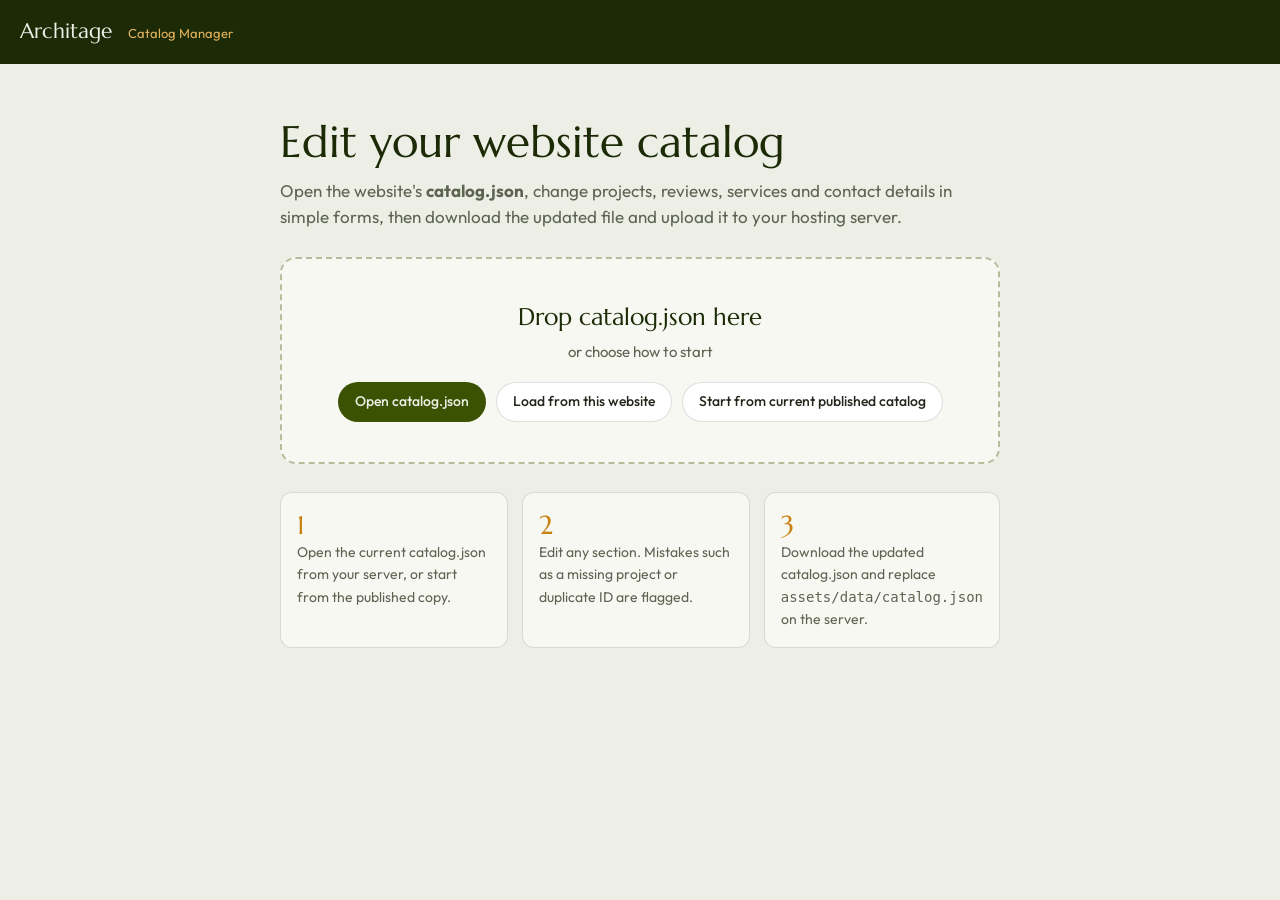
<file: admin.html>
<!DOCTYPE html>
<html lang="en"><head><meta charset="utf-8"><meta name="viewport" content="width=device-width,initial-scale=1">
<title>Architage Catalog Manager</title><meta name="robots" content="noindex,nofollow">
<link rel="icon" href="assets/img/favicon.png">
<link rel="stylesheet" href="https://fonts.googleapis.com/css2?family=Marcellus&family=Outfit:wght@400;500;600&display=swap">
<style>
@font-face{font-family:Marcellus;src:url(assets/fonts/marcellus-latin-400-normal.woff2)}
@font-face{font-family:Outfit;font-weight:400;src:url(assets/fonts/outfit-latin-400-normal.woff2)}
@font-face{font-family:Outfit;font-weight:500;src:url(assets/fonts/outfit-latin-500-normal.woff2)}
@font-face{font-family:Outfit;font-weight:600;src:url(assets/fonts/outfit-latin-600-normal.woff2)}
:root{--forest:#1C2A06;--green:#3A5202;--green2:#4F6B12;--teak:#C8800E;--teaklt:#E3B25C;--lime:#EDEFE6;--lime2:#E2E5D6;--paper:#F7F8F2;--ink:#22261B;--muted:#5E6452;--line:rgba(34,38,27,.14);--red:#9A3412;--redbg:#FBEAE3}
*{box-sizing:border-box;margin:0;padding:0}
body{font:400 15px/1.5 Outfit,system-ui,sans-serif;color:var(--ink);background:var(--lime);-webkit-font-smoothing:antialiased}
button,input,select,textarea{font:inherit;color:inherit}
button{cursor:pointer;background:none;border:0}
:focus-visible{outline:2.5px solid var(--teak);outline-offset:2px;border-radius:6px}
h1,h2,h3{font-family:Marcellus,serif;font-weight:400}
.top{position:sticky;top:0;z-index:20;background:var(--forest);color:var(--lime);display:flex;align-items:center;gap:16px;padding:0 20px;height:64px}
.top h1{font-size:21px;white-space:nowrap}.top h1 small{font:400 13px Outfit;color:var(--teaklt);margin-left:10px}
.top .sp{flex:1}
.status{font-size:13px;color:rgba(237,239,230,.75);display:flex;align-items:center;gap:8px;white-space:nowrap}
.dot{width:8px;height:8px;border-radius:50%;background:#7FA33A}.dot.dirty{background:var(--teak)}
.btn{display:inline-flex;align-items:center;justify-content:center;gap:8px;height:40px;padding:0 16px;border-radius:999px;font-weight:500;font-size:14px;border:1.5px solid transparent;white-space:nowrap;transition:background .2s,transform .15s}
.btn:active{transform:scale(.98)}
.b-pri{background:var(--teak);color:#1C1406}.b-pri:hover{background:#D98F1A}
.b-grn{background:var(--green);color:var(--lime)}.b-grn:hover{background:var(--green2)}
.b-gh{border-color:rgba(237,239,230,.35);color:var(--lime)}.b-gh:hover{background:rgba(237,239,230,.08)}
.b-ln{border-color:var(--line);background:#fff}.b-ln:hover{border-color:var(--green)}
.b-sm{height:32px;padding:0 12px;font-size:13px}
.b-dng{color:var(--red)}.b-dng:hover{background:var(--redbg)}
.layout{display:grid;grid-template-columns:260px 1fr;min-height:calc(100vh - 64px)}
.side{background:var(--paper);border-right:1px solid var(--line);padding:16px 12px;position:sticky;top:64px;height:calc(100vh - 64px);overflow:auto}
.side h4{font:600 11px Outfit;letter-spacing:.06em;color:var(--muted);margin:16px 10px 6px}
.side h4:first-child{margin-top:0}
.side button{display:flex;width:100%;align-items:center;justify-content:space-between;text-align:left;padding:8px 10px;border-radius:8px;font-size:14px;color:var(--ink)}
.side button:hover{background:var(--lime2)}
.side button.on{background:var(--green);color:var(--lime);font-weight:500}
.side button .n{font-size:12px;color:var(--muted);background:var(--lime2);border-radius:999px;padding:0 8px}
.side button.on .n{background:rgba(237,239,230,.18);color:var(--lime)}
.side button .warn{width:8px;height:8px;border-radius:50%;background:var(--teak);margin-left:6px}
.side .chk{margin-top:18px;border-top:1px solid var(--line);padding-top:12px}
main{padding:28px 36px 120px;max-width:1100px;width:100%}
.ph{display:flex;align-items:flex-end;justify-content:space-between;gap:20px;margin-bottom:20px}
.ph h2{font-size:34px;color:var(--forest);line-height:1.1}
.ph p{color:var(--muted);margin-top:6px;max-width:640px}
.card{background:var(--paper);border:1px solid var(--line);border-radius:12px;margin-bottom:12px}
.card>.ch{display:flex;align-items:center;gap:10px;padding:10px 12px 10px 16px;cursor:pointer;user-select:none}
.card>.ch .tt{flex:1;font-weight:500;min-width:0;overflow:hidden;text-overflow:ellipsis;white-space:nowrap}
.card>.ch .tt small{font-weight:400;color:var(--muted);margin-left:8px}
.card>.ch .th{width:44px;height:34px;border-radius:6px;object-fit:cover;background:var(--lime2);flex:none}
.card>.ch .idx{font:400 15px Marcellus;color:var(--teak);width:22px;flex:none}
.card>.ch .tools{display:flex;gap:2px}
.ic{width:32px;height:32px;border-radius:8px;display:grid;place-items:center;color:var(--muted)}
.ic:hover{background:var(--lime2);color:var(--ink)}
.ic.d:hover{background:var(--redbg);color:var(--red)}
.ic:disabled{opacity:.3;pointer-events:none}
.ic svg{width:17px;height:17px}
.card>.cb{display:none;padding:4px 16px 18px;border-top:1px solid var(--line)}
.card.open>.cb{display:block}
.card .car{transition:transform .2s}.card.open .car{transform:rotate(90deg)}
.grid{display:grid;grid-template-columns:repeat(2,minmax(0,1fr));gap:14px 18px;margin-top:14px}
.f{display:flex;flex-direction:column;gap:6px;min-width:0}
.f.w{grid-column:1/-1}
.f>label{font-size:13px;font-weight:500;display:flex;justify-content:space-between;gap:8px}
.f>label i{font-style:normal;font-weight:400;color:var(--muted)}
.in{width:100%;height:42px;border:1px solid var(--line);border-radius:8px;background:#fff;padding:0 12px;transition:border-color .2s,box-shadow .2s}
textarea.in{height:auto;min-height:84px;padding:10px 12px;resize:vertical;line-height:1.5}
.in:focus{outline:none;border-color:var(--green);box-shadow:0 0 0 3px rgba(58,82,2,.14)}
.in.bad{border-color:var(--red);box-shadow:0 0 0 3px rgba(154,52,18,.1)}
.hint{font-size:12px;color:var(--muted)}
.err{font-size:12px;color:var(--red)}
.row{display:flex;gap:8px;align-items:center}
.row .in{flex:1}
.tog{display:inline-flex;align-items:center;gap:10px;cursor:pointer;height:42px}
.tog input{appearance:none;width:42px;height:24px;border-radius:12px;background:var(--lime2);position:relative;cursor:pointer;transition:background .2s;border:1px solid var(--line)}
.tog input:after{content:"";position:absolute;left:2px;top:2px;width:18px;height:18px;border-radius:50%;background:#fff;box-shadow:0 1px 3px rgba(0,0,0,.2);transition:left .2s}
.tog input:checked{background:var(--green)}.tog input:checked:after{left:20px}
.list{display:flex;flex-direction:column;gap:6px}
.li{display:flex;gap:6px;align-items:center}
.li .grip{width:18px;color:var(--muted);font-size:12px;text-align:center}
.sub{grid-column:1/-1;margin-top:6px}
.sub>.sh{display:flex;align-items:center;justify-content:space-between;margin-bottom:8px}
.sub>.sh b{font-size:13px;font-weight:600}
.sub .card{background:#fff}
.imgf{display:flex;gap:10px;align-items:center}
.imgf .pv{width:64px;height:48px;border-radius:6px;object-fit:cover;background:var(--lime2);flex:none;border:1px solid var(--line)}
.addbar{display:flex;gap:10px;margin-top:6px}
.empty{padding:28px;text-align:center;color:var(--muted);border:1.5px dashed var(--line);border-radius:12px}
/* start screen */
.start{max-width:760px;margin:6vh auto;padding:0 20px}
.start h2{font-size:44px;color:var(--forest);line-height:1.1}
.start>p{color:var(--muted);font-size:17px;margin:12px 0 28px}
.drop{border:2px dashed rgba(58,82,2,.35);border-radius:16px;background:var(--paper);padding:40px;text-align:center;transition:background .2s,border-color .2s}
.drop.over{background:#E6EBD3;border-color:var(--green)}
.drop h3{font-size:24px;color:var(--forest);margin-bottom:6px}
.drop p{color:var(--muted);margin-bottom:18px}
.opts{display:flex;gap:10px;justify-content:center;flex-wrap:wrap}
.steps{display:grid;grid-template-columns:repeat(3,1fr);gap:14px;margin-top:28px}
.steps div{background:var(--paper);border:1px solid var(--line);border-radius:12px;padding:16px}
.steps b{display:block;font:400 26px Marcellus;color:var(--teak)}
.steps span{font-size:14px;color:var(--muted)}
/* issues */
.issues{background:var(--paper);border:1px solid var(--line);border-radius:12px;padding:6px 16px}
.iss{display:flex;gap:12px;align-items:flex-start;padding:12px 0;border-bottom:1px solid var(--line)}
.iss:last-child{border:0}
.iss .lv{font-size:11px;font-weight:600;border-radius:999px;padding:2px 9px;flex:none;margin-top:2px}
.lv.e{background:var(--redbg);color:var(--red)}.lv.w{background:#F5E6CC;color:#7A4C05}
.iss .m{flex:1}.iss .m small{display:block;color:var(--muted)}
.ok{display:flex;align-items:center;gap:10px;padding:16px 0;color:var(--green);font-weight:500}
/* modal + toast */
.modal{position:fixed;inset:0;background:rgba(14,21,3,.55);z-index:50;display:none;align-items:center;justify-content:center;padding:20px}
.modal.open{display:flex}
.mbox{background:var(--paper);border-radius:16px;max-width:560px;width:100%;padding:26px;box-shadow:0 30px 60px -20px rgba(0,0,0,.4)}
.mbox h3{font-size:26px;color:var(--forest);margin-bottom:8px}
.mbox p{color:var(--muted);margin-bottom:16px}
.mbox ul{margin:0 0 18px 18px;color:var(--ink)}
.mbox .acts{display:flex;gap:10px;justify-content:flex-end;flex-wrap:wrap}
.toast{position:fixed;left:50%;bottom:24px;transform:translate(-50%,20px);background:var(--forest);color:var(--lime);padding:12px 18px;border-radius:12px;font-size:14px;opacity:0;transition:opacity .25s,transform .25s;z-index:60;max-width:90vw}
.toast.on{opacity:1;transform:translate(-50%,0)}
.hidden{display:none!important}
.menu-btn{display:none}
@media (max-width:860px){
 .layout{grid-template-columns:1fr}
 .side{position:fixed;left:0;top:64px;width:280px;z-index:30;transform:translateX(-100%);transition:transform .25s;box-shadow:10px 0 30px -10px rgba(0,0,0,.3)}
 .side.open{transform:none}
 .menu-btn{display:grid}
 main{padding:20px 16px 120px}
 .grid{grid-template-columns:1fr}
 .top h1 small,.status span{display:none}
 .top .btn .lbl{display:none}
 .steps{grid-template-columns:1fr}
}
@media (prefers-reduced-motion:reduce){*{transition:none!important}}
</style></head>
<body>
<header class="top">
  <button class="ic menu-btn" id="menuBtn" aria-label="Sections" style="color:var(--lime)"><svg viewBox="0 0 24 24" fill="none" stroke="currentColor" stroke-width="1.8"><path d="M4 7h16M4 12h16M4 17h16"/></svg></button>
  <h1>Architage <small>Catalog Manager</small></h1>
  <span class="sp"></span>
  <span class="status hidden" id="status"><i class="dot" id="dot"></i><span id="statusTxt">No changes</span></span>
  <button class="btn b-gh hidden" id="openBtn2" title="Open another file"><svg width="16" height="16" viewBox="0 0 24 24" fill="none" stroke="currentColor" stroke-width="1.8"><path d="M4 7h6l2 2h8v9a1 1 0 01-1 1H5a1 1 0 01-1-1z"/></svg><span class="lbl">Open</span></button>
  <button class="btn b-pri hidden" id="exportBtn"><svg width="16" height="16" viewBox="0 0 24 24" fill="none" stroke="currentColor" stroke-width="2"><path d="M12 4v11M7 10l5 5 5-5M5 20h14"/></svg><span class="lbl">Get updated catalog.json</span></button>
</header>

<section class="start" id="start">
  <h2>Edit your website catalog</h2>
  <p>Open the website's <b>catalog.json</b>, change projects, reviews, services and contact details in simple forms, then download the updated file and upload it to your hosting server.</p>
  <div class="drop" id="drop">
    <h3>Drop catalog.json here</h3>
    <p>or choose how to start</p>
    <div class="opts">
      <button class="btn b-grn" id="openBtn">Open catalog.json</button>
      <button class="btn b-ln hidden" id="serverBtn">Load from this website</button>
      <button class="btn b-ln" id="sampleBtn">Start from current published catalog</button>
      <button class="btn b-ln hidden" id="draftBtn">Continue unsaved draft</button>
    </div>
  </div>
  <div class="steps">
    <div><b>1</b><span>Open the current catalog.json from your server, or start from the published copy.</span></div>
    <div><b>2</b><span>Edit any section. Mistakes such as a missing project or duplicate ID are flagged.</span></div>
    <div><b>3</b><span>Download the updated catalog.json and replace <code>assets/data/catalog.json</code> on the server.</span></div>
  </div>
  <input type="file" id="file" accept=".json,application/json" hidden>
</section>

<div class="layout hidden" id="app">
  <nav class="side" id="side" aria-label="Sections"></nav>
  <main id="main"></main>
</div>

<div class="modal" id="modal" role="dialog" aria-modal="true"><div class="mbox" id="mbox"></div></div>
<div class="toast" id="toast" role="status"></div>

<script>
/* Snapshot of the published catalog, used by "Start from current published catalog" */
const PUBLISHED = {"_About":"Architage website catalog. Edit text here and the website updates. Image paths are relative to the website folder. Keep ProjectName values short, lowercase and with hyphens: they are used in page links. Google Maps: paste the studio's share link (Google Maps > Share > Send a link) in Company.GoogleMapsLink, and the embed code or its src (Share > Embed a map) in Company.GoogleMapsEmbed. Team members: add one entry per person under About.Team.Members; Each has ImageUrl (photo), Name, Role and Description (one or two short sentences); leave any of them empty to hide it. Founders: each has Tagline, Highlights, Bio (shown on the card), Sections (shown under 'Read full profile'; each has Heading, Paragraphs and optional Points with Title and Description) and Quote. Directors: About.Directors.Members, each with Name, Role, Credentials, Bio, ImageUrl. Portraits look best as 4:5 head-and-shoulders crops; ImagePosition (e.g. '50% 30%') moves the crop.","Company":{"Name":"Architage","LegalName":"Architage India Pvt. Ltd.","FormerName":"Kerala Homes","Since":2014,"Tagline":"Crafting homes. Creating legacies.","BrandLine":"Tradition | Architecture | Heritage","TopBarText":"Design and build, end to end, across India","FooterDescription":"Architage India Pvt. Ltd., formerly Kerala Homes. Premium homes designed and built end to end, across India.","HomesDelivered":"50+","Phones":["+91 9074001122","+91 9074334455"],"WhatsAppNumber":"919074001122","WhatsAppMessage":"Enquiry","Instagram":"https://www.instagram.com/architage.in","InstagramHandle":"@architage.in","OpeningHours":"Monday to Saturday, 9:30 am to 6 pm","Email":"","Address":"","GoogleMapsLink":"https://www.google.com/maps/place/Architage/@10.600554,76.0547601,17z/data=!4m6!3m5!1s0x3ba7950045ecb3a3:0x485c7fb2c3257c85!8m2!3d10.600554!4d76.057335!16s%2Fg%2F11p2wj52n4","GoogleMapsEmbed":"https://maps.google.com/maps?q=10.600554,76.057335&z=16&output=embed"},"Home_Hero":{"Description":"We take care of your home end to end: design, approvals, construction and interiors, right up to the day we hand you the keys. Premium homes across India, rooted in Kerala's craft.","Steps":["Design","Approvals","Construction","Interiors","Your keys"]},"Home_PageSliders":[{"Name":"Tharavadu","ImageName":"aneesh-chemmannoor-elevation-1.jpg","Description":"Kerala Traditional home, Vadakara","ProjectName":"sandeep-vatakara-residence","ImagePosition":"50% 50%"},{"Name":"Samudra","ImageName":"sachin-greeshma-elevation-3.jpg","Description":"Kerala Traditional home, Nattika","ProjectName":"sachin-residence","ImagePosition":"50% 50%"},{"Name":"Anavathi Homes","ImageName":"aneesh-chemmannoor-elevation-a1.jpg","Description":"Kerala Traditional home, Guruvayoor","ProjectName":"aneesh-chemmannur-residence","ImagePosition":"50% 50%"},{"Name":"Vaisyam Manzil","ImageName":"jaleel-kariyad-01.jpg","Description":"Kariyadu, Vadakkancheri","ProjectName":"abdul-jaleel-residence","ImagePosition":"50% 50%"},{"Name":"Mekkattukulam Villa","ImageName":"joshy-elevation-1.jpg","Description":"Arampilly Thrissur","ProjectName":"joshy-mekkattukulam-residence","ImagePosition":"50% 50%"}],"Home_Stats":[{"Title":"12 years","Description":"of designing and building homes"},{"Title":"50+ homes","Description":"handed over to families"},{"Title":"Across India","Description":"wherever your plot is"},{"Title":"One team","Description":"from first sketch to handover"}],"Home_Journey":[{"Name":"Meet & listen","Description":"Plot visit, your family's needs and budget."},{"Name":"Design & 3D","Description":"Plans and 3D views before a brick is laid."},{"Name":"Approvals","Description":"Permits handled by our team."},{"Name":"Construction","Description":"Stage-wise build with quality checks."},{"Name":"Interiors","Description":"Joinery, finishes, lighting, garden."},{"Name":"Keys in your hand","Description":"Move in, with a lifetime warranty."}],"Home_SignatureProject":{"ProjectName":"aneesh-chemmannur-residence","Heading":"A long veranda for a family of eleven","Description":"Three generations wanted to live under one roof without living in each other's way. We stretched the home along a single 38-metre veranda, with private wings and one shared courtyard at its heart."},"Home_FeaturedProjects":["sandeep-residence","subash-baskar-residence","shihaj-residence"],"Home_Lineage":{"Heading":"Same people. A bigger promise.","Paragraphs":["For twelve years, families knew us as Kerala Homes. In 2026 we became Architage, so we can offer design, construction, interiors and restoration as one company.","The mother elephant and her calf in our logo say what we care about most: homes that keep a family together, built to last for the next generation."],"FromYear":2014,"ToYear":2026},"Reviews":[{"Name":"Anil & Deepa Menon","Project":"Aranya Villa, Kozhikode","ProjectName":"","Quote":"We were in Dubai for the whole build. Every Friday the photos came in on WhatsApp, and every payment matched a stage we could see. We walked into a finished home.","Rating":5,"IsFeatured":true,"IsSample":false,"ImageUrl":"assets/img/aneesh-chemmannoor-elevation-a1.jpg"},{"Name":"Dr. Ramesh & Dr. Lakshmi Nair","Project":"Nalukettu Residence, Thrissur","ProjectName":"","Quote":"We signed off the 3D in Muscat and came home to exactly that house, down to the lamps on the pillars.","Rating":5,"IsFeatured":false,"IsSample":true},{"Name":"Suresh Pillai","Project":"Mazhavil House, Kottayam","ProjectName":"","Quote":"Every payment matched a stage we could see finished. No surprises and no extra bills at the end.","Rating":5,"IsFeatured":false,"IsSample":true},{"Name":"Fathima & Rashid","Project":"Pallikkara House, Ernakulam","ProjectName":"","Quote":"They listened to my mother about the pooja room and the kitchen. She says it feels like our old tharavad, only brighter.","Rating":5,"IsFeatured":false,"IsSample":true},{"Name":"Thomas Mathew","Project":"Kayal Retreat, Alappuzha","ProjectName":"","Quote":"The monsoon came two months after we moved in. Not one leak, and the courtyard drained perfectly.","Rating":5,"IsFeatured":false,"IsSample":true},{"Name":"Priya & Arun Varma","Project":"Courtyard home, Kannur","Quote":"The 3D walkthrough let my parents see their rooms before a single brick was laid.","Rating":5,"IsFeatured":false,"IsSample":true},{"Name":"Joseph Kurian","Project":"Heritage home, Kottayam","Quote":"They restored our tharavad roof without losing a single original rafter.","Rating":5,"IsFeatured":false,"IsSample":true}],"Portfolio":[{"ProjectName":"sachin-residence","Title":"Sachin Residence","ShortDescription":"A beautifully crafted traditional Kerala home featuring elegant sloping terracotta roofs, a welcoming front veranda, and spacious landscaped surroundings.","Category":"Traditional","ImageUrl":"assets/img/sachin-greeshma-elevation-3.jpg","ImagePosition":"50% 50%","Location":"Nattika, Thriprayar","District":"Thrissur","ProjectStatus":"Ongoing","HandedOver":null,"Plot":"Not specified","BuiltUpArea":"2,600 sq.ft","Bedrooms":3,"Style":"Traditional Kerala","Services":"Architecture, design, construction","BuiltTime":"Ongoing","BriefTitle":"A timeless Kerala home","BriefDescription":"The project is a 2,600 sq.ft traditional 3BHK residence in Nattika, Thriprayar, designed with a blend of classic Kerala architectural character and comfortable modern living.","OurResponseTitle":"Traditional elegance with modern comfort","OurResponseDescription":"The design features distinctive sloping terracotta tiled roofs, multiple gable elements, a spacious covered front veranda, traditional columns, and a dedicated car porch. Large windows and thoughtfully planned outdoor spaces enhance natural light, ventilation, and the overall living experience.","ResultTitle":"A dream home taking shape","ResultDescription":"Currently under construction, the residence is taking shape as a beautiful traditional Kerala home, combining timeless architectural elements with practical spaces for contemporary family living.","Images":["assets/img/sachin-greeshma-elevation-3.jpg","assets/img/sachin-greeshma-elevation-4.jpg"],"ComparisonImages":[],"Testimonial":{"Quote":"","Name":"Sachin Jayaprakash"}},{"ProjectName":"shihaj-residence","Title":"Shihaj Residence","ShortDescription":"A stunning contemporary Kerala residence featuring elegant sloping roofs, striking natural stone cladding, spacious balconies, and a beautifully designed double-car porch. The home blends modern architectural elements with warm, inviting materials and thoughtfully designed outdoor spaces.","Category":"Contemporary","ImageUrl":"assets/img/shihaj-kaiparambu-elevation-1.jpg","ImagePosition":"50% 50%","Location":"Puthur, Thrissur","District":"Thrissur","ProjectStatus":"Ongoing","HandedOver":null,"Plot":"Not specified","BuiltUpArea":"3,900 sq.ft","Bedrooms":4,"Style":"Contemporary Kerala","Services":"Not specified","BuiltTime":"Ongoing","BriefTitle":"Contemporary elegance with timeless character","BriefDescription":"Shihaj Residence is a 3,900 sq.ft 4BHK home located in Puthur, Thrissur. The architectural design combines contemporary styling with distinctive pitched roofs, natural stone textures, and elegant exterior detailing. Designed to create a spacious and welcoming family home, the residence brings together visual appeal, functional spaces, and modern residential comfort.","OurResponseTitle":"A distinctive blend of modern design and natural textures","OurResponseDescription":"The elevation is defined by multiple sloping roof forms with dark grey roofing, creating an attractive architectural silhouette. A prominent stone-clad feature wall adds texture and character, while the clean white exterior, exposed brick accents, and arched openings introduce warmth and visual contrast. The spacious first-floor balcony with elegant railings overlooks the welcoming entrance, while the expansive covered double-car porch provides convenient parking. Carefully positioned windows, landscaped surroundings, and a generous outdoor approach complete the overall design.","ResultTitle":"A beautiful family home taking shape","ResultDescription":"Currently under construction, Shihaj Residence is taking shape as a distinctive contemporary home that balances architectural character with everyday functionality. Its combination of elegant rooflines, natural textures, spacious outdoor areas, and carefully designed parking facilities creates a welcoming residential environment for modern family living.","Images":["assets/img/shihaj-kaiparambu-elevation-1.jpg"],"ComparisonImages":[],"Testimonial":{"Quote":"","Name":"Shihaj"}},{"ProjectName":"nijil-vj-residence","Title":"Nijil Residence","ShortDescription":"A distinctive 4BHK Kerala residence featuring elegant multi-level sloping tiled roofs, traditional arched windows, colourful glass accents, exposed brick detailing and a spacious welcoming veranda.","Category":"Traditional","ImageUrl":"assets/img/nijil-arampilly-elevation-2.jpg","ImagePosition":"50% 50%","Location":"Thrissur","District":"Thrissur","ProjectStatus":"Ongoing","HandedOver":null,"Plot":"Not specified","BuiltUpArea":"3,600 sq.ft","Bedrooms":4,"Style":"Contemporary Traditional Kerala","Services":"Architecture, design, construction","BuiltTime":"Ongoing","BriefTitle":"Traditional charm with distinctive architectural character","BriefDescription":"Nijil Residence is a spacious 3,600 sq.ft 4BHK home in Thrissur, thoughtfully designed to celebrate traditional Kerala architectural elements while incorporating contemporary design details. The residence showcases a distinctive roof composition, inviting outdoor spaces and carefully considered facade treatments.","OurResponseTitle":"A striking blend of tradition and contemporary detailing","OurResponseDescription":"The architectural design features multiple interconnected sloping tiled roofs, prominent gable elements and a welcoming extended front veranda. Arched timber-style windows with colourful glass accents introduce a traditional character, while exposed brickwork and dark natural stone cladding create visual contrast across the facade. Circular windows, decorative upper-level glazing and a dedicated entrance landscape further enhance the home's architectural identity.","ResultTitle":"A distinctive family residence taking shape","ResultDescription":"Currently under construction, Nijil Residence is taking shape as a spacious 4BHK family home that brings together traditional Kerala-inspired architecture and contemporary facade detailing. Its layered rooflines, welcoming veranda and thoughtfully composed exterior are designed to create a memorable and comfortable residential environment.","Images":["assets/img/nijil-arampilly-elevation-2.jpg"],"ComparisonImages":[],"Testimonial":{"Quote":"","Name":"Nijil VJ"}},{"ProjectName":"abdul-jaleel-residence","Title":"Abdul Jaleel Residence","ShortDescription":"An elegant contemporary Kerala residence featuring beautiful multi-level tiled roofs, decorative gable screens, a welcoming traditional veranda, an upper-level balcony and thoughtfully landscaped outdoor spaces.","Category":"Traditional","ImageUrl":"assets/img/jaleel-kariyad-01.jpg","ImagePosition":"50% 50%","Location":"Kariyad, Wadakkanchery","District":"Thrissur","ProjectStatus":"Ongoing","HandedOver":null,"Plot":"Not specified","BuiltUpArea":"4,000 sq.ft","Bedrooms":5,"Style":"Contemporary Traditional Kerala","Services":"Architecture, design, construction","BuiltTime":"Ongoing","BriefTitle":"A timeless expression of Kerala architecture","BriefDescription":"Abdul Jaleel Residence is a spacious 4,000 sq.ft 5BHK home located in Kariyad, Wadakkanchery. The architectural design brings together the timeless charm of traditional Kerala homes and refined contemporary detailing, creating an elegant residence with a strong visual identity and welcoming outdoor spaces.","OurResponseTitle":"Traditional craftsmanship meets contemporary elegance","OurResponseDescription":"The residence features an impressive arrangement of interconnected sloping tiled roofs and prominent triangular gables with decorative perforated panels. A welcoming front veranda with traditional columns and wooden railings creates a warm entrance, while the upper-level balcony adds architectural depth. The facade is further enhanced by timber-finish doors and windows, an elegant arched recessed feature, cascading greenery and carefully integrated exterior lighting. Thoughtful landscaping and a patterned driveway complete the overall composition.","ResultTitle":"An elegant family home taking shape","ResultDescription":"Currently under construction, Abdul Jaleel Residence is taking shape as a spacious and distinctive family home. Its carefully composed rooflines, traditional architectural elements, inviting veranda and landscaped surroundings bring together comfort, elegance and the enduring character of Kerala residential architecture.","Images":["assets/img/jaleel-kariyad-01.jpg","assets/img/jaleel-kariyad-02.jpg"],"ComparisonImages":[],"Testimonial":{"Quote":"","Name":"Abdul Jaleel"}},{"ProjectName":"sandeep-residence","Title":"Sandeep Residence","ShortDescription":"A charming traditional Kerala residence featuring a distinctive multi-tiered tiled roof, elegant wooden pillars, a welcoming front veranda and beautifully detailed traditional architectural elements.","Category":"Traditional","ImageUrl":"assets/img/sandeep-dance-class-2.jpg","ImagePosition":"50% 50%","Location":"Thrippunithura","District":"Ernakulam","ProjectStatus":"Ongoing","HandedOver":null,"Plot":"Not specified","BuiltUpArea":"1,100 sq.ft","Bedrooms":1,"Style":"Traditional Kerala","Services":"Architecture, design, construction","BuiltTime":"Ongoing","BriefTitle":"A timeless expression of traditional Kerala living","BriefDescription":"Sandeep Residence is a thoughtfully designed 1,100 sq.ft 1BHK home located in Thrippunithura, Ernakulam. The design celebrates traditional Kerala architectural character through its distinctive layered roof composition, natural material-inspired finishes and welcoming veranda, creating a compact yet visually rich residential space.","OurResponseTitle":"Traditional craftsmanship with distinctive roof architecture","OurResponseDescription":"The architectural design is defined by an impressive multi-tiered sloping tiled roof with carefully detailed gable elements and extended eaves. Traditional wooden pillars frame the spacious front veranda, while the timber-finish entrance door and windows reinforce the home's classic character. Decorative wall artwork, warm exterior lighting and thoughtfully integrated greenery add personality to the facade. The geometric stepping-stone pathway creates a simple and elegant approach to the entrance.","ResultTitle":"A compact home with timeless character","ResultDescription":"Currently under construction, Sandeep Residence is taking shape as a distinctive traditional Kerala home. Despite its compact footprint, the design creates a strong architectural identity through its layered rooflines, welcoming veranda and carefully considered traditional details.","Images":["assets/img/sandeep-dance-class-2.jpg"],"ComparisonImages":[],"Testimonial":{"Quote":"","Name":"Sandeep"}},{"ProjectName":"aneesh-chemmannur-residence","Title":"Chemmannur Residence","ShortDescription":"A distinctive traditional Kerala residence featuring an elaborate multi-layered tiled roof, a central open courtyard, elegant gable details and a spacious traditional veranda, blending heritage-inspired architecture with contemporary family living.","Category":"Traditional","ImageUrl":"assets/img/aneesh-chemmannoor-elevation-1.jpg","ImagePosition":"50% 50%","Location":"Guruvayur","District":"Thrissur","ProjectStatus":"Ongoing","HandedOver":null,"Plot":"Not specified","BuiltUpArea":"2,600 sq.ft","Bedrooms":4,"Style":"Traditional Kerala","Services":"Architecture, design, construction","BuiltTime":"Ongoing","BriefTitle":"A traditional home centred around the courtyard","BriefDescription":"Aneesh Chemmannur Residence is a thoughtfully designed 2,600 sq.ft 4BHK home located in Guruvayur, Thrissur. Inspired by traditional Kerala residential architecture, the design brings together multiple sloping tiled roofs, a central open courtyard and a welcoming veranda. The combination of traditional architectural proportions and contemporary detailing creates a distinctive home with a strong connection to Kerala's architectural heritage.","OurResponseTitle":"Celebrating Kerala architecture through courtyard planning","OurResponseDescription":"The architectural design is defined by an elaborate composition of interconnected sloping tiled roofs, prominent triangular gables and extended eaves. A central open-to-sky courtyard forms an important element of the house, bringing natural light and openness into the internal spaces. The spacious front veranda, supported by traditional columns, creates a welcoming transition between indoor and outdoor living. Timber-finish doors and windows, decorative wooden gable detailing and carefully designed upper-level glazing add depth and character to the facade. The landscaped surroundings and geometric paved pathways complete the overall residential setting.","ResultTitle":"A timeless traditional residence taking shape","ResultDescription":"Currently under construction, Aneesh Chemmannur Residence is taking shape as a distinctive family home inspired by traditional Kerala architecture. Its carefully composed rooflines, courtyard-centred planning, welcoming veranda and contemporary detailing bring together architectural heritage, natural openness and comfortable modern living.","Images":["assets/img/aneesh-chemmannoor-elevation-1.jpg","assets/img/aneesh-chemmannoor-elevation-2.jpg","assets/img/aneesh-chemmannoor-elevation-3.jpg","assets/img/aneesh-chemmannoor-elevation-4.jpg","assets/img/aneesh-chemmannoor-elevation-a1.jpg","assets/img/aneesh-chemmannoor-elevation-a4-1.jpg"],"ComparisonImages":[],"Testimonial":{"Quote":"","Name":"Aneesh Chemmannur"}},{"ProjectName":"joshy-mekkattukulam-residence","Title":"Joshy Mekkattukulam Residence","ShortDescription":"A contemporary Kerala residence featuring distinctive sloping tiled roofs, bold triangular gables, natural stone and brick accents, an elegant upper-floor balcony and a welcoming landscaped veranda.","Category":"Contemporary","ImageUrl":"assets/img/joshy-elevation-1.jpg","ImagePosition":"50% 50%","Location":"Thrissur","District":"Thrissur","ProjectStatus":"Ongoing","HandedOver":null,"Plot":"Not specified","BuiltUpArea":"2,200 sq.ft","Bedrooms":3,"Style":"Contemporary Kerala","Services":"Architecture, design, construction","BuiltTime":"Ongoing","BriefTitle":"Contemporary living with distinctive Kerala character","BriefDescription":"Joshy Mekkattukulam Residence is a thoughtfully designed 2,200 sq.ft 3BHK home located in Thrissur. The architectural concept combines contemporary residential planning with traditional Kerala-inspired sloping roof forms. A carefully selected combination of natural stone, exposed brick, timber finishes and clean exterior surfaces gives the residence a distinctive architectural identity.","OurResponseTitle":"A contemporary composition of textures and rooflines","OurResponseDescription":"The design features multiple pitched tiled roofs with prominent triangular gables, creating an interesting composition of intersecting architectural volumes. The exterior combines clean white surfaces with natural stone cladding and exposed brick accents to introduce warmth and texture. A spacious covered veranda establishes a welcoming entrance, while the upper-level balcony adds depth and openness to the facade. Distinctive elements such as the circular feature window, decorative perforated screen, timber-finish windows and cascading greenery further enhance the architectural character.","ResultTitle":"A distinctive contemporary family home taking shape","ResultDescription":"Currently under construction, Joshy Mekkattukulam Residence is taking shape as a thoughtfully designed 3BHK family home. Its combination of expressive roof forms, natural material accents, comfortable outdoor spaces and contemporary detailing creates a balanced residential design that reflects modern living with a connection to Kerala's architectural character.","Images":["assets/img/joshy-elevation-1.jpg","assets/img/joshy-elevation-2.jpg"],"ComparisonImages":[],"Testimonial":{"Quote":"","Name":"Joshy Mekkattukulam"}},{"ProjectName":"anoop-vijayan-residence","Title":"Anoop Vijayan Residence","ShortDescription":"A striking contemporary Kerala residence featuring intersecting pitched roofs, bold triangular gables, natural stone cladding, warm timber accents and beautifully integrated vertical greenery.","Category":"Contemporary","ImageUrl":"assets/img/anoop-avanoor-elevation-5.jpg","ImagePosition":"50% 50%","Location":"Avanur","District":"Thrissur","ProjectStatus":"Ongoing","HandedOver":null,"Plot":"Not specified","BuiltUpArea":"2,900 sq.ft","Bedrooms":4,"Style":"Contemporary Kerala","Services":"Architecture, design, construction","BuiltTime":"Ongoing","BriefTitle":"Modern architecture inspired by natural elements","BriefDescription":"Anoop Vijayan Residence is a thoughtfully designed 2,900 sq.ft 4BHK home located in Avanur, Thrissur. The architectural concept combines contemporary residential design with traditional pitched roof forms, creating a distinctive composition of interconnected volumes. Natural stone textures, timber accents, generous glazing and integrated greenery contribute to a warm and sophisticated residential environment.","OurResponseTitle":"Contemporary forms with natural material expressions","OurResponseDescription":"The design is characterized by multiple intersecting pitched roofs and prominent triangular gables that create visual depth across the elevation. Clean white exterior surfaces are complemented by dark natural stone cladding and warm exposed brick detailing. Large glazed openings and timber-finish windows enhance the facade, while the spacious covered veranda provides a welcoming outdoor living space. An upper-level balcony, distinctive circular architectural detailing, decorative perforated screens and cascading greenery introduce additional character. The landscaped surroundings further strengthen the connection between the residence and its natural environment.","ResultTitle":"A contemporary family residence taking shape","ResultDescription":"Currently under construction, Anoop Vijayan Residence is taking shape as a distinctive 4BHK family home. The combination of expressive roof geometry, natural material textures, generous outdoor spaces and integrated greenery creates a contemporary architectural statement that balances modern aesthetics with a comfortable residential atmosphere.","Images":["assets/img/anoop-avanoor-elevation-5.jpg"],"ComparisonImages":[],"Testimonial":{"Quote":"","Name":"Anoop Vijayan"}},{"ProjectName":"sandeep-vatakara-residence","Title":"Sandeep Residence","ShortDescription":"A spacious traditional Kerala residence featuring an elaborate multi-level tiled roof, beautifully detailed triangular gables, an inviting front veranda and timeless architectural elements.","Category":"Traditional","ImageUrl":"assets/img/aneesh-chemmannoor-elevation-1.jpg","ImagePosition":"50% 50%","Location":"Vatakara","District":"Kozhikode","ProjectStatus":"Ongoing","HandedOver":null,"Plot":"Not specified","BuiltUpArea":"3,800 sq.ft","Bedrooms":4,"Style":"Traditional Kerala","Services":"Architecture, design, construction","BuiltTime":"Ongoing","BriefTitle":"A timeless celebration of Kerala architecture","BriefDescription":"Sandeep Residence is a spacious 3,800 sq.ft 4BHK home located in Vatakara, Kozhikode. Inspired by traditional Kerala residential architecture, the design showcases an elaborate arrangement of sloping tiled roofs, distinctive gable elements and a welcoming front veranda. The architectural composition emphasizes traditional proportions, generous covered outdoor spaces and a warm residential character.","OurResponseTitle":"Traditional roof architecture with elegant detailing","OurResponseDescription":"The architectural design is defined by multiple interconnected sloping tiled roofs arranged at different heights, creating a visually striking roof composition. Prominent triangular gables with decorative detailing add character to the elevation, while the extended roof overhangs provide shade and reinforce the traditional architectural language. A spacious front veranda supported by elegant columns creates a welcoming transition between indoor and outdoor spaces. Timber-finish doors and windows, clean white exterior walls and warm architectural lighting complete the facade. The landscaped garden and geometric paved pathways enhance the overall residential setting.","ResultTitle":"A spacious traditional family home taking shape","ResultDescription":"Currently under construction, Sandeep Residence is taking shape as a distinctive 4BHK family home inspired by Kerala's traditional architectural heritage. Its layered roof composition, welcoming veranda and carefully detailed exterior bring together timeless design character and comfortable contemporary family living.","Images":["assets/img/aneesh-chemmannoor-elevation-1.jpg"],"ComparisonImages":[],"Testimonial":{"Quote":"","Name":"Sandeep"}},{"ProjectName":"subash-baskar-residence","Title":"Subash Baskar Residence","ShortDescription":"A thoughtfully designed contemporary Kerala home featuring distinctive pitched tiled roofs, natural stone-finish cladding, an elegant upper-floor balcony and a central open courtyard.","Category":"Contemporary","ImageUrl":"assets/img/subash-baskar-1.jpg","ImagePosition":"50% 50%","Location":"Nilambur","District":"Malappuram","ProjectStatus":"Ongoing","HandedOver":null,"Plot":"Not specified","BuiltUpArea":"1,300 sq.ft","Bedrooms":3,"Style":"Contemporary Kerala","Services":"Architecture, design, construction","BuiltTime":"Ongoing","BriefTitle":"Modern living framed by traditional roof forms","BriefDescription":"Subash Baskar Residence is a thoughtfully designed 1,300 sq.ft 3BHK home located in Nilambur, Malappuram. The architectural concept combines contemporary residential design with traditional pitched roof elements, creating a distinctive composition of building volumes. Natural stone-finish surfaces, generous openings and a central open courtyard contribute to a balanced design that emphasizes natural light, visual character and comfortable family living.","OurResponseTitle":"A contemporary home with a courtyard-inspired design","OurResponseDescription":"The residence features a prominent pitched tiled roof with bold triangular gable ends, complemented by clean white exterior surfaces and contrasting stone-finish cladding. The upper-floor balcony with its dark railing adds a contemporary architectural element, while timber-finish windows and carefully positioned openings enhance the facade. A covered entrance porch creates a welcoming transition into the home. The central open-to-sky courtyard, visible in the aerial view, introduces an additional dimension to the spatial composition by allowing natural light and openness within the building. Tropical landscaping and geometric paved pathways complete the exterior setting.","ResultTitle":"A distinctive contemporary home taking shape","ResultDescription":"Currently under construction, Subash Baskar Residence is taking shape as a thoughtfully composed 3BHK family home. Its combination of pitched roof architecture, contemporary material finishes, balcony spaces and courtyard-inspired planning creates a distinctive residential environment that brings together modern aesthetics and traditional architectural influences.","Images":["assets/img/subash-baskar-1.jpg","assets/img/subash-baskar-2.jpg"],"ComparisonImages":[],"Testimonial":{"Quote":"","Name":"Subash Baskar"}},{"ProjectName":"suraj-residence","Title":"Suraj Residence","ShortDescription":"A beautifully transformed traditional Kerala residence featuring an elaborate multi-level tiled roof, elegant gable detailing, an inviting veranda and a distinctive landscaped entrance with a decorative water feature.","Category":"Renovation","ImageUrl":"assets/img/suraj-3.jpg","ImagePosition":"50% 50%","Location":"Kunissery","District":"Palakkad","ProjectStatus":"Ongoing","HandedOver":null,"Plot":"Not specified","BuiltUpArea":"2,600 sq.ft","Bedrooms":4,"Style":"Traditional Kerala","Services":"Architecture, design, renovation, construction","BuiltTime":"Ongoing","BriefTitle":"Transforming tradition into timeless elegance","BriefDescription":"Suraj Residence is a 2,600 sq.ft 4BHK residential project located in Kunissery, Palakkad. The project showcases the transformation of an existing traditional Kerala residence through an enhanced architectural composition. The redesigned exterior retains the charm of traditional tiled roofing while introducing refined gable details, an improved front veranda and thoughtfully designed outdoor spaces.","OurResponseTitle":"Reimagining a traditional home with architectural character","OurResponseDescription":"The redesign focuses on enhancing the existing residence through a distinctive arrangement of interconnected sloping tiled roofs and decorative triangular gables. The front elevation features an extended veranda supported by contemporary dark-finished columns, complemented by traditional timber-finish doors and windows. A raised entrance platform creates a more defined approach to the home, while the landscaped central feature with a decorative Ganesha sculpture and water element introduces a distinctive focal point. Improved exterior finishes, lighting and outdoor arrangements bring a refreshed identity to the residence while preserving its traditional Kerala architectural character.","ResultTitle":"A renewed identity for a traditional Kerala home","ResultDescription":"The transformation gives Suraj Residence a refreshed architectural identity through its enhanced roof composition, welcoming veranda and carefully designed outdoor spaces. The combination of traditional design elements and refined contemporary detailing creates a distinctive family residence that celebrates the charm of Kerala architecture.","Images":["assets/img/suraj-3.jpg","assets/img/suraj-2.jpg","assets/img/suraj-1.jpg"],"ComparisonImages":["assets/img/suraj-1.jpg","assets/img/suraj-3.jpg"],"Testimonial":{"Quote":"","Name":"Suraj"}}],"Services":[{"Id":"architecture","Name":"Architecture","Summary":"Site study, plans, 3D views and elevations, and permit drawings for your panchayat or corporation.","Description":"A home planned for your plot, your family and Kerala's climate: deep eaves for the monsoon, cross-ventilation for the heat, and rooms placed to follow vastu if you wish.","ImageUrl":"assets/img/aneesh-chemmannoor-elevation-4.jpg","ImagePosition":"50% 50%","KeyPoints":["Plot survey and site study","Floor plans and elevations","3D views and walkthrough video","Vastu-aligned layouts on request","Structural and MEP drawings","Permit drawings and approvals"],"Timelines":[{"Name":"Typical time","Timeline":"6–9 weeks"},{"Name":"Design revisions","Timeline":"Up to 3 rounds"},{"Name":"You receive","Timeline":"3D walkthrough"}],"ButtonLabel":"Start with a design consultation","LinkLabel":"See homes we designed","LinkUrl":"portfolio.html"},{"Id":"turnkey","Name":"Turnkey construction","Summary":"Fixed-price building with named material brands, weekly site updates and stage-wise payments.","Description":"We build what we design, at a fixed price per square foot, with named material brands and weekly updates you can follow from anywhere.","ImageUrl":"assets/img/joshy-arambilly-elevation-1.jpg","ImagePosition":"50% 60%","KeyPoints":["Fixed-price contract","Named cement, steel and fittings","Stage-wise payments","Quality checks at every stage","Weekly photo updates on WhatsApp","10-year structural warranty"],"Timelines":[{"Name":"Typical time","Timeline":"8–12 months"},{"Name":"Packages","Timeline":"Signature, Premium, Luxury"},{"Name":"Warranty","Timeline":"10 years, structural"}],"ButtonLabel":"Compare packages","ButtonUrl":"services.html#packages","LinkLabel":"See how we build","LinkUrl":"how-we-work.html"},{"Id":"interiors","Name":"Interiors","Summary":"Teak joinery, kitchens, wardrobes and lighting designed together with the architecture.","Description":"Interiors designed together with the architecture, so the teak joinery, lighting and furniture feel part of the same house.","ImageUrl":"assets/img/aneesh-chemmannoor-elevation-3.jpg","ImagePosition":"55% 65%","KeyPoints":["Kitchens and wardrobes","Teak and rosewood joinery","Lighting design","Furniture and soft furnishing","Pooja room and display units","3D views of every room"],"Timelines":[{"Name":"Typical time","Timeline":"2–3 months"},{"Name":"Works with","Timeline":"Our homes or yours"},{"Name":"You receive","Timeline":"3D of every room"}],"ButtonLabel":"Plan your interiors","LinkLabel":"See interiors","LinkUrl":"portfolio.html"},{"Id":"landscape","Name":"Landscape","Summary":"Courtyards, laterite paths, ponds and native planting that handle the monsoon.","Description":"Gardens that look good in the dry months and drain well in the monsoon, using laterite, natural stone and native plants.","ImageUrl":"assets/img/dinesh-nair-elevation-4.jpg","ImagePosition":"50% 70%","KeyPoints":["Courtyards and nadumuttam","Laterite and stone paths","Ponds and water features","Rainwater harvesting","Native and fruit trees","Outdoor lighting"],"Timelines":[{"Name":"Typical time","Timeline":"4–8 weeks"},{"Name":"Best started","Timeline":"With the design"},{"Name":"Planting","Timeline":"Native, low upkeep"}],"ButtonLabel":"Plan your garden","LinkLabel":"See gardens","LinkUrl":"portfolio.html"},{"Id":"restoration","Name":"Heritage restoration","Summary":"Careful repair and upgrade of tharavads and old homes, keeping the timber and the soul.","Description":"We repair and upgrade tharavads and old homes so they suit modern life, while keeping the original timber, tiles and character.","ImageUrl":"assets/img/suraj-3.jpg","ImagePosition":"50% 50%","KeyPoints":["Condition survey and report","Timber repair and treatment","Roof re-tiling","New bathrooms and kitchen","Wiring and plumbing upgrade","Extensions in matching style"],"Timelines":[{"Name":"Typical time","Timeline":"4–9 months"},{"Name":"Start with","Timeline":"A site survey"},{"Name":"You receive","Timeline":"Condition report"}],"ButtonLabel":"Book a site survey","LinkLabel":"See restored homes","LinkUrl":"portfolio.html#renovation"}],"Packages_Intro":{"Description":"Three ways to build with us. Every package includes architecture, approvals, construction and one project lead. Your quote follows a free site visit.","AllInclude":"10-year structural warranty"},"Packages":[{"PackageName":"Signature","Tagline":"For a well-built family home","IsMostChosen":false,"Features":["Floor plans, 3D views and permits","Laterite or solid block walls","UltraTech cement, TATA steel","Vitrified tile flooring","Jaquar or Cera bath fittings","Mangalore clay roof tiles","Weekly photo updates on WhatsApp"]},{"PackageName":"Premium","Tagline":"For a home with Kerala character","IsMostChosen":true,"Features":["Everything in Signature","Teak main door, frames and pillars","Nadumuttam or courtyard design","Large-format tiles or wooden floors","Kohler or Grohe bath fittings","Living and dining interiors","Landscape plan with laterite paths"]},{"PackageName":"Luxury","Tagline":"For a heritage-grade home","IsMostChosen":false,"Features":["Everything in Premium","Hand-carved teak and rosewood work","Italian marble or Athangudi tiles","Full home interiors and lighting","Home automation and solar","Pool, pond or garden pavilion","Annual care visits"]}],"ServiceCombinations":[{"Name":"Design + build + interiors","Description":"The full journey, one contract","Badge":"Most chosen"},{"Name":"Design + build","Description":"You handle interiors later","Badge":"Popular"},{"Name":"Design only","Description":"Use your own builder","Badge":""}],"CommonQuestions":[{"QuestionTitle":"Can you design a home if I already have a builder?","Answer":"Yes. We provide full drawings and can visit the site at key stages to check that the work matches the design."},{"QuestionTitle":"Do you work outside Kerala?","Answer":"Yes. We design and build homes across India. Site visits and supervision are planned with you at the start."},{"QuestionTitle":"Can I follow the work from abroad?","Answer":"Yes. You get weekly photo updates and quality reports on WhatsApp, plus a monthly video call with your project lead."},{"QuestionTitle":"Do you follow vastu?","Answer":"If you wish, yes. Our architects plan room placement, entrances and the pooja room to follow vastu, and explain each choice."}],"HowWeWork":{"Summary":[{"Title":"12–16 months","Description":"for a typical 3,000 sq.ft home"},{"Title":"One project lead","Description":"from your first call to handover"},{"Title":"Every Friday","Description":"photos and notes from your site"}],"Stages":[{"Name":"Meet & listen","Duration":"Week 1, free of charge","Description":"We visit your plot, talk with the whole family and understand how you live, what you love about Kerala homes, and what you want to spend.","ImageUrl":"assets/img/aneesh-chemmannoor-elevation-3.jpg","YouReceive":["Site visit and plot assessment","Written design brief","Budget range for your home"],"Payment":"None"},{"Name":"Concept & 3D","Duration":"Weeks 2–5","Description":"We design two layout options, then refine your choice into full floor plans and 3D views you can walk through on screen before anything is built.","ImageUrl":"","YouReceive":["Two layout concepts","Final floor plans and elevations","3D views and walkthrough video","Detailed cost estimate"],"Payment":"Design fee, 10%"},{"Name":"Approvals","Duration":"Weeks 6–9","Description":"We prepare permit drawings and handle the panchayat or corporation approval, while you sign a fixed-price contract with a stage-wise payment plan.","ImageUrl":"","YouReceive":["Building permit","Structural and MEP drawings","Fixed-price contract","Your project lead's direct number"],"Payment":"Booking, 10%"},{"Name":"Construction","Duration":"8–12 months","Description":"Foundation, walls, slab and roof, each checked by our engineers before the next begins. You get every check and every photo on WhatsApp.","ImageUrl":"assets/img/subash-baskar-2.jpg","YouReceive":["Weekly photo and video updates","Quality check report per stage","Monthly call with your lead"],"Payment":"5 stages, 60%"},{"Name":"Interiors & garden","Duration":"2–3 months","Description":"Floors, joinery, kitchen, lighting and landscape come together. You choose finishes from samples in the studio or on a video call.","ImageUrl":"","YouReceive":["Material and colour selection","Interior and garden installation","Final snag walk-through"],"Payment":"Finishing, 15%"},{"Name":"Handover","Duration":"House-warming","Description":"We hand over the keys with every document in one folder, and we stay in touch with a one-year care visit and a 10-year structural warranty.","ImageUrl":"","YouReceive":["Keys and as-built drawings","Warranty certificate","Care visit after one year"],"Payment":"Handover, 5%"}],"PaymentPlan":[{"Name":"Design fee, after concept approval","Percentage":10},{"Name":"Booking, with the contract","Percentage":10},{"Name":"Foundation to roof, across 5 stages","Percentage":60},{"Name":"Interiors and finishing","Percentage":15},{"Name":"Handover","Percentage":5}],"Promises":[{"Title":"Checked at every stage","Description":"Our engineers run quality checks at each stage, and you get the report before you pay."},{"Title":"Follow it from anywhere","Description":"Weekly photos, quality reports and a monthly video call, whether you are in Kochi or in Dubai."},{"Title":"Warranty you can hold","Description":"A written 10-year structural warranty and a care visit one year after you move in."}]},"About":{"Heading":"We build homes for families, not just for plots.","Description":"Architage began as Kerala Homes in 2014. Twelve years and many house-warmings later, we are a design and build company with one belief: a good Kerala home should serve the family that lives in it today, and the one that inherits it.","ImageUrl":"assets/img/aneesh-chemmannoor-elevation-2.jpg","LogoMeaning":[{"Title":"Mother & calf","Description":"Elephants walk as a family. Our homes are built for parents, children and the generations that follow."},{"Title":"Folded shapes","Description":"The origami lines stand for precise, modern design, carefully planned before building begins."},{"Title":"Teak house","Description":"Warm wood and a sloping roof: the craft and comfort of a traditional Kerala home."}],"Timeline":[{"Year":2014,"Title":"Kerala Homes begins","Description":"A small team starts designing and building homes in central Kerala."},{"Year":2018,"Title":"Design studio opens","Description":"An in-house architecture and 3D team joins, so every home is designed and built by us."},{"Year":2022,"Title":"Heritage work","Description":"We start restoring tharavads and add interiors and landscape services."},{"Year":2026,"Title":"Becoming Architage","Description":"Kerala Homes becomes Architage India Pvt. Ltd., building homes across India."}],"Values":[{"Name":"Tradition","Description":"Sloping roofs, verandas, courtyards and local materials, used because they work in Kerala's climate."},{"Name":"Architecture","Description":"Every home is designed by qualified architects for its own plot and family. No copied plans."},{"Name":"Heritage","Description":"Homes built strong enough and beautiful enough to hand down, with a written lifetime warranty."}],"People":{"Heading":"The people behind Architage","Tagline":"Building with experience. Creating with passion. Preserving our heritage.","Description":"Architage India Private Limited is driven by a shared vision to bring traditional architecture back into contemporary living. Founded on a passion for heritage homes and meaningful construction, the company brings together architectural expertise, industry experience and business vision.","Belief":"Our founders share a common belief that a home is more than just a structure. It is a reflection of culture, identity, craftsmanship and generations of memories."},"Founders":[{"Name":"Subin Pangil","Role":"Founder | Architage India Private Limited","Tagline":"Preserving Architectural Heritage. Creating Timeless Living Spaces.","Highlights":["Architecture graduate, Dr. C. V. Raman University","12+ years in architecture and construction","10+ Illams and Nalukettu homes transformed"],"Bio":["Subin Pangil is the Founder of Architage India Private Limited, an architecture and construction professional with over 12 years of experience in the construction and architectural field. An architecture graduate from Dr. C. V. Raman University, he has developed a deep understanding of traditional Kerala architecture, Vastu Shastra, and the science behind traditional building practices.","Currently pursuing advanced academic studies in Vastu and traditional architecture, he is also pursuing PhD-level research focused on traditional Kerala architectural practices. His areas of academic interest include the architectural principles of Nalukettu, Mana, Illam and Tharavadu homes, traditional construction measurements, Thachu Shastra, climatic responsiveness, and the relationship between architectural design and natural living."],"Sections":[{"Heading":"Architectural Expertise & Experience","Paragraphs":["Subin has a particular passion for rediscovering traditional Kerala homes and understanding the architectural intelligence behind their construction. Through extensive travel, observation, and practical study, he has explored numerous heritage properties, documenting their structural patterns, traditional measurements, roof slopes, foundation systems, wooden craftsmanship, and spatial arrangements.","He strongly believes that traditional homes were designed with a remarkable understanding of natural ventilation, air circulation, sunlight, climatic conditions, and the principles of Vastu.","One of his notable achievements is the successful transformation of more than 10 traditional Illams and Nalukettu-style houses into homes equipped with modern facilities while retaining their original traditional appearance and architectural character.","His approach goes beyond visual restoration. He studies the original architectural proportions, structural arrangements, roof measurements, foundation principles, and traditional construction techniques to understand how these elements can be incorporated into contemporary construction."],"Points":[]},{"Heading":"Vision & Architectural Philosophy","Paragraphs":["Subin's architectural philosophy is built around one fundamental belief: Traditional architecture should evolve with time, not disappear with time.","He envisions a future where families can enjoy the comfort and technology of modern homes while experiencing the beauty, cultural identity, and functional wisdom of traditional architecture.","His approach focuses on:"],"Points":[{"Title":"Heritage Preservation","Description":"Retaining the character and architectural identity of traditional Illams, Nalukettu homes, and other heritage structures."},{"Title":"Modern Adaptation","Description":"Integrating contemporary amenities and modern interior facilities without compromising traditional exterior aesthetics."},{"Title":"Vastu & Natural Living","Description":"Applying traditional architectural principles with attention to ventilation, air circulation, sunlight, and climatic comfort."},{"Title":"Traditional Construction Knowledge","Description":"Studying and applying authentic proportions, roof slopes, foundation measurements, and construction techniques."},{"Title":"Research-Driven Design","Description":"Learning from existing heritage buildings and translating their architectural wisdom into new construction."}]},{"Heading":"His Vision for Architage","Paragraphs":["Through Architage India Private Limited, Subin aims to bring the timeless beauty of traditional Indian architecture into modern homes.","His mission is to revive the architectural intelligence of our ancestors and transform it into practical, sustainable, and comfortable living spaces for today's generations.","For him, every traditional home carries a story, a science, and a cultural identity. His ambition is to preserve that legacy through thoughtful architectural design and quality construction."],"Points":[]}],"Quote":"We don't simply recreate traditional homes; we rediscover the wisdom behind them and bring that timeless architecture into modern living.","ImageUrl":"assets/img/subin-pangil-portrait.jpg","ImagePosition":"50% 40%"},{"Name":"Adarsh T","Role":"Founder | Architage India Private Limited","Tagline":"Blending Financial Expertise with a Passion for Heritage Architecture","Highlights":["MBA, Acharya Bangalore B-School","8 years in banking and financial management"],"Bio":["Adarsh T is the Founder of Architage India Private Limited, bringing together eight years of professional experience in banking and financial management with a deep-rooted passion for traditional Indian architecture, heritage homes, and cultural living.","An MBA graduate from Acharya Bangalore B-School, Adarsh has developed strong expertise in financial management, cost planning, and financial strategy. His professional background provides a valuable foundation for managing construction costs, financial planning, and delivering quality projects with a practical and sustainable approach.","Beyond finance, his passion lies in rediscovering India's architectural heritage. Driven by a long-standing interest in traditional homes and the joint-family way of living, he has extensively explored and studied the architectural traditions of both South and North India. His interests include the magnificent Chettinad mansions, the traditional Kerala Nalukettu, and other regional architectural styles that reflect India's cultural richness."],"Sections":[{"Heading":"Vision & Architectural Philosophy","Paragraphs":["Adarsh strongly believes that traditional homes are more than architectural structures; they represent family bonds, cultural identity, generations of memories, and a way of life that deserves to be preserved.","His vision is to bring traditional architecture into modern living by thoughtfully combining heritage aesthetics, traditional craftsmanship, recycled materials, and contemporary comfort.","One of his distinctive initiatives is creating an experiential model home that presents the grandeur of a traditional Nalukettu exterior alongside sophisticated, modern interiors, allowing customers to experience how heritage architecture can be adapted to today's lifestyle.","He is particularly passionate about exploring sustainable construction methods and the creative reuse of traditional and recycled materials to recreate the character and authenticity of heritage homes."],"Points":[]},{"Heading":"His Vision for Architage","Paragraphs":["Through Architage India Private Limited, Adarsh aims to redefine the way people experience traditional homes — preserving the architectural identity of the past while embracing the conveniences of modern living."],"Points":[]}],"Quote":"We should not just build houses that look traditional; we should create homes that preserve the traditions, values, and lifestyle behind them.","ImageUrl":"assets/img/adarsh-t-portrait.jpg","ImagePosition":"50% 40%"}],"Directors":{"Heading":"Our directors","Description":"","Members":[{"Name":"Rajeswari","Role":"Director","Credentials":"MBA · Finance and project management","Bio":["Rajeswari is the Director of Architage. With an MBA and 7 years of experience in finance and project management, she brings the discipline of numbers and schedules to something deeply personal: building a family's home.","That background shapes how Architage works: clear fixed prices, payments tied to completed stages, and projects planned before the first brick is laid. Families always know what they are paying for and what comes next.","Rajeswari has a lasting love for traditional Kerala houses. She believes homes hold memories, and that each corner is crafted by someone who cares. That belief guides every home Architage designs and builds: a home a family can live in, and hand down."],"ImageUrl":"assets/img/rajeswari-portrait.jpg","ImagePosition":"50% 40%"},{"Name":"Anusree M. M.","Role":"Director","Credentials":"Postgraduate in Computer Science","Bio":["Anusree M. M. is a postgraduate in Computer Science with an interest in family business and entrepreneurship. Her academic background, combined with her involvement in business, gives her a balanced perspective on management, innovation and business development. She also has a keen interest in traditional houses and heritage architecture, appreciating their timeless beauty, cultural values and unique design elements.","As a Director of ARCHITAGE, she aims to contribute to the company's growth through effective planning, teamwork and business development. She believes in building a company that values quality, trust and customer satisfaction.","Her vision is to support a business that combines creativity, quality and sustainability while preserving the charm of traditional architecture and creating lasting value for its clients and communities."],"ImageUrl":"assets/img/anusree-m-m-portrait.jpg","ImagePosition":"50% 40%"}]},"Team":{"Heading":"Our team","Description":"The people who keep every project running smoothly, from the office to the site.","Members":[{"Name":"Devika","Role":"Site Manager","Description":"14 years of experience in customer relationships.","ImageUrl":""},{"Name":"","Role":"Administration","Description":"","ImageUrl":""},{"Name":"","Role":"IT Operations","Description":"","ImageUrl":""}]},"Vision":{"Heading":"Our shared vision","Quote":"Tradition is not just something we preserve; it is something we bring to life.","Description":"At Architage, we envision creating homes that honour the architectural richness of Kerala while embracing the comfort and expectations of modern living. Every project is an opportunity to preserve a legacy, celebrate craftsmanship and create spaces that stand the test of time."},"Press":["Media name","Media name","Award name","Award name"]}};
</script>
<script>
(() => {
'use strict';
const $ = s => document.querySelector(s);
const esc = s => String(s == null ? '' : s).replace(/[&<>"']/g, c => ({'&':'&amp;','<':'&lt;','>':'&gt;','"':'&quot;',"'":'&#39;'}[c]));
const clone = o => JSON.parse(JSON.stringify(o));
const DRAFT_KEY = 'architage-catalog-draft';
let data = null, original = null, fileName = 'catalog.json', current = 'Company', openCards = new Set();

/* ---------- section map ---------- */
const GROUPS = [
  ['General', [['Company','Company & contact','Name, tagline, phone numbers, WhatsApp, Instagram. Used in the header, footer and contact page.']]],
  ['Home page', [
    ['Home_Hero','Hero text','The description and end-to-end steps under the headline.'],
    ['Home_PageSliders','Hero slideshow','Images that rotate in the home page hero. Link a slide to a project with ProjectName.'],
    ['Home_Stats','Numbers bar','A title starting with a number (e.g. "12 years") counts up on the site.'],
    ['Home_Journey','End-to-end steps','"We take care of everything" steps. The last step is shown as the keys card.'],
    ['Home_SignatureProject','Signature project','The featured project section on the home page.'],
    ['Home_FeaturedProjects','Featured homes','Projects shown under "Homes we have built".'],
    ['Home_Lineage','Kerala Homes story','The 2014 to 2026 section.'],
    ['Reviews','Reviews','Homeowner reviews. Mark one as featured for the large card. Turn off "Is sample" for real reviews.']]],
  ['Portfolio', [['Portfolio','Projects','Every project card, filter and project page comes from here.']]],
  ['Services & packages', [
    ['Services','Services','Services page sections and the home page services list.'],
    ['Packages_Intro','Packages intro','Text above the packages.'],
    ['Packages','Packages','Package names, taglines and features. No prices are shown on the site.'],
    ['ServiceCombinations','"Not sure" options','The list in the "Not sure what you need?" section.'],
    ['CommonQuestions','Common questions','FAQ on the Services page.']]],
  ['How we work', [['HowWeWork','How we work','Summary, stages, payment plan and promises.']]],
  ['About us', [['About','About us','Heading, logo meaning, timeline, values, founders, team, shared vision and press.']]]
];
const META = {}; GROUPS.forEach(([, s]) => s.forEach(([k, l, d]) => META[k] = {label: l, desc: d}));

/* ---------- field hints ---------- */
const LONG = /(^|_)(Description|ShortDescription|Quote|Answer|Summary|FooterDescription)$|Description$/;
const IMG = /^(ImageName|ImageUrl)$/;
const NUM = {Since:1, Rating:1, Percentage:1, Bedrooms:1, Year:1, FromYear:1, ToYear:1, HandedOver:1};
const SELECT = {ProjectStatus: ['Handed Over','Under Construction','Upcoming']};
const HINTS = {
  ProjectName: 'Project ID used in links. Lowercase letters, numbers and hyphens.',
  ImagePosition: 'Which part stays visible when cropped, e.g. "50% 80%" keeps the lower part.',
  HandedOver: 'Year, or leave empty if not handed over.',
  WhatsAppNumber: 'Country code + number, digits only (e.g. 919074001122).',
  ComparisonImages: 'First: 3D design view. Second: photo of the built home.',
  Images: 'The first image is the main photo.',
  Rating: '1 to 5', Percentage: 'Payment plan percentages should add up to 100.',
  IsSample: 'Shows a "Sample review" badge on the site.',
  Steps: 'The last step is highlighted as "Your keys".',
  Title: 'For stats: start with a number to make it count up.'
};
const label = k => k.replace(/_/g, ' ').replace(/([a-z])([A-Z])/g, '$1 $2').replace(/^Is /, 'Is ');
const isRefField = (path, k) => k === 'ProjectName' && !path.startsWith('Portfolio');
const projectIds = () => (data.Portfolio || []).map(p => p.ProjectName).filter(Boolean);
const slugify = s => String(s || '').toLowerCase().normalize('NFKD').replace(/[^a-z0-9]+/g, '-').replace(/^-|-$/g, '');
const imgSrc = p => !p ? '' : (/^(https?:|data:|blob:|assets\/|\/)/.test(p) ? p : 'assets/img/' + p);

/* ---------- path helpers ---------- */
const get = (path) => path.split('.').filter(Boolean).reduce((o, k) => o == null ? o : o[k], data);
function set(path, val) {
  const ks = path.split('.'); const last = ks.pop();
  const parent = ks.reduce((o, k) => o[k], data); parent[last] = val; changed();
}

/* ---------- blank template from an example ---------- */
function blank(ex) {
  if (Array.isArray(ex)) return [];
  if (ex && typeof ex === 'object') { const o = {}; for (const k in ex) o[k] = blank(ex[k]); return o; }
  if (typeof ex === 'boolean') return false;
  if (typeof ex === 'number') return null;
  return '';
}
const TEMPLATES = {
  Portfolio: {ProjectName:'',Title:'',ShortDescription:'',Category:'Traditional',ImageUrl:'',ImagePosition:'',Location:'',District:'',ProjectStatus:'Under Construction',HandedOver:null,Plot:'',BuiltUpArea:'',Bedrooms:null,Style:'',Services:'Design, build, interiors',BuiltTime:'',BriefTitle:'',BriefDescription:'',OurResponseTitle:'',OurResponseDescription:'',ResultTitle:'',ResultDescription:'',Images:[],ComparisonImages:['',''],Testimonial:{Quote:'',Name:''}},
  Reviews: {Name:'',Project:'',ProjectName:'',Quote:'',Rating:5,IsFeatured:false,IsSample:false}
};

/* ---------- titles for cards ---------- */
function cardTitle(o, i) {
  if (typeof o !== 'object' || !o) return String(o);
  const t = o.Title || o.Name || o.PackageName || o.QuestionTitle || o.ProjectName || (o.Year != null ? String(o.Year) : '') || `Item ${i + 1}`;
  const sub = o.Location || o.Project || o.Tagline || o.Duration || (o.Year != null && o.Title ? o.Year : '') || o.Timeline || (o.Percentage != null ? o.Percentage + '%' : '') || o.Role || o.Description || '';
  return [t, typeof sub === 'string' && sub.length > 60 ? sub.slice(0, 60) + '…' : sub];
}
const cardImg = o => o && (o.ImageUrl || o.ImageName) ? imgSrc(o.ImageUrl || o.ImageName) : '';

/* ---------- icons ---------- */
const sv = d => `<svg viewBox="0 0 24 24" fill="none" stroke="currentColor" stroke-width="1.8" stroke-linecap="round" stroke-linejoin="round">${d}</svg>`;
const IC = {up: sv('<path d="M6 15l6-6 6 6"/>'), down: sv('<path d="M6 9l6 6 6-6"/>'), copy: sv('<rect x="8" y="8" width="12" height="12" rx="2"/><path d="M16 8V5a1 1 0 00-1-1H5a1 1 0 00-1 1v10a1 1 0 001 1h3"/>'), del: sv('<path d="M5 7h14M10 11v6M14 11v6M7 7l1 12h8l1-12M9 7V4h6v3"/>'), car: sv('<path d="M9 6l6 6-6 6"/>'), x: sv('<path d="M6 6l12 12M18 6L6 18"/>'), img: sv('<rect x="3" y="5" width="18" height="14" rx="2"/><circle cx="9" cy="10" r="1.6"/><path d="M3 17l5-4 4 3 3-2 6 4"/>')};

/* ---------- rendering ---------- */
function renderSide() {
  const issues = validate(); const secWarn = new Set(issues.map(x => x.sec));
  let h = '';
  GROUPS.forEach(([g, secs]) => {
    const present = secs.filter(([k]) => k in data);
    if (!present.length) return;
    h += `<h4>${esc(g.toUpperCase())}</h4>`;
    present.forEach(([k, l]) => {
      const v = data[k]; const n = Array.isArray(v) ? `<span class="n">${v.length}</span>` : '';
      h += `<button data-sec="${k}" class="${k === current ? 'on' : ''}"><span>${esc(l)}${secWarn.has(k) ? '<i class="warn" style="display:inline-block"></i>' : ''}</span>${n}</button>`;
    });
  });
  const extra = Object.keys(data).filter(k => !META[k] && !k.startsWith('_'));
  if (extra.length) { h += '<h4>OTHER</h4>'; extra.forEach(k => h += `<button data-sec="${k}" class="${k === current ? 'on' : ''}"><span>${esc(label(k))}</span></button>`); }
  const ne = issues.filter(i => i.lv === 'e').length, nw = issues.length - ne;
  h += `<div class="chk"><button data-sec="__check" class="${current === '__check' ? 'on' : ''}"><span>Check for problems</span>${issues.length ? `<span class="n" style="background:${ne ? 'var(--redbg)' : '#F5E6CC'};color:${ne ? 'var(--red)' : '#7A4C05'}">${issues.length}</span>` : '<span class="n">✓</span>'}</button></div>`;
  $('#side').innerHTML = h;
}

function renderMain() {
  const m = $('#main');
  if (current === '__check') { m.innerHTML = renderIssues(); return; }
  const v = data[current], meta = META[current] || {label: label(current), desc: ''};
  let actions = '';
  if (Array.isArray(v)) actions = `<button class="btn b-grn" data-act="add" data-path="${current}">+ Add ${esc(singular(current))}</button>`;
  m.innerHTML = `<div class="ph"><div><h2>${esc(meta.label)}</h2><p>${esc(meta.desc)}</p></div>${actions}</div>${renderValue(current, v, current, true)}`;
}
const singular = k => ({Portfolio:'project',Reviews:'review',Services:'service',Packages:'package',CommonQuestions:'question',Home_PageSliders:'slide',Home_Stats:'stat',Home_Journey:'step',ServiceCombinations:'option',Home_FeaturedProjects:'project'}[k] || 'item');

function renderValue(path, v, key, top) {
  if (Array.isArray(v)) return renderArray(path, v, key, top);
  if (v && typeof v === 'object') return renderObject(path, v, top);
  return `<div class="grid">${renderField(path, key, v)}</div>`;
}
function renderObject(path, o, top) {
  let simple = '', complex = '';
  for (const k in o) {
    if (k.startsWith('_')) continue;
    const p = path + '.' + k, v = o[k];
    if (Array.isArray(v) || (v && typeof v === 'object')) complex += `<div class="sub"><div class="sh"><b>${esc(label(k))}</b>${Array.isArray(v) ? `<button class="btn b-ln b-sm" data-act="add" data-path="${p}">+ Add</button>` : ''}</div>${HINTS[k] ? `<div class="hint" style="margin:-4px 0 8px">${esc(HINTS[k])}</div>` : ''}${Array.isArray(v) ? renderArray(p, v, k) : `<div class="card open" style="padding:0 16px 16px">${renderObject(p, v)}</div>`}</div>`;
    else simple += renderField(p, k, v);
  }
  const body = `<div class="grid">${simple}${complex}</div>`;
  return top ? `<div class="card open" style="padding:4px 18px 20px">${body}</div>` : body;
}
function renderArray(path, arr, key, top) {
  if (!arr.length) return `<div class="empty">Nothing here yet. Use “Add” to create the first one.</div>`;
  const primitive = arr.every(x => x === null || typeof x !== 'object');
  if (primitive) {
    const isImg = /Images$/.test(key), isRef = key === 'Home_FeaturedProjects';
    return `<div class="list">${arr.map((x, i) => {
      const p = `${path}.${i}`; let input;
      if (isRef) input = refSelect(p, x);
      else if (isImg) input = imgField(p, x);
      else if (key === 'Paragraphs') input = `<textarea class="in" data-path="${p}" rows="3">${esc(x)}</textarea>`;
      else input = `<input class="in" data-path="${p}" value="${esc(x)}">`;
      return `<div class="li"><span class="grip">${i + 1}</span><div style="flex:1;min-width:0">${input}</div>${tools(path, i, arr.length, false)}</div>`;
    }).join('')}</div>${top ? '' : ''}`;
  }
  return arr.map((o, i) => {
    const p = `${path}.${i}`, [t, s] = cardTitle(o, i), th = cardImg(o), open = openCards.has(p);
    return `<div class="card${open ? ' open' : ''}" data-card="${p}"><div class="ch" data-toggle="${p}"><span class="ic car">${IC.car}</span>${th ? `<img class="th" src="${esc(th)}" alt="" onerror="this.style.visibility='hidden'">` : `<span class="idx">${i + 1}</span>`}<span class="tt">${esc(t || 'Untitled')}${s ? `<small>${esc(s)}</small>` : ''}</span>${tools(path, i, arr.length, true)}</div><div class="cb">${open ? renderObject(p, o) : ''}</div></div>`;
  }).join('');
}
function tools(path, i, n, dup) {
  return `<span class="tools"><button class="ic" data-act="up" data-path="${path}" data-i="${i}" ${i === 0 ? 'disabled' : ''} aria-label="Move up" title="Move up">${IC.up}</button><button class="ic" data-act="down" data-path="${path}" data-i="${i}" ${i === n - 1 ? 'disabled' : ''} aria-label="Move down" title="Move down">${IC.down}</button>${dup ? `<button class="ic" data-act="dup" data-path="${path}" data-i="${i}" aria-label="Duplicate" title="Duplicate">${IC.copy}</button>` : ''}<button class="ic d" data-act="del" data-path="${path}" data-i="${i}" aria-label="Remove" title="Remove">${IC.del}</button></span>`;
}
function refSelect(p, v) {
  const ids = projectIds(); const bad = v && !ids.includes(v);
  return `<select class="in${bad ? ' bad' : ''}" data-path="${p}"><option value="">— None —</option>${ids.map(id => `<option value="${esc(id)}"${id === v ? ' selected' : ''}>${esc(titleOf(id))} (${esc(id)})</option>`).join('')}${bad ? `<option value="${esc(v)}" selected>${esc(v)} (missing)</option>` : ''}</select>`;
}
const titleOf = id => ((data.Portfolio || []).find(p => p.ProjectName === id) || {}).Title || id;
function imgField(p, v) {
  return `<div class="imgf"><img class="pv" src="${esc(imgSrc(v))}" alt="" onerror="this.style.visibility='hidden'" onload="this.style.visibility='visible'"><input class="in" data-path="${p}" value="${esc(v)}" placeholder="e.g. assets/img/home.jpg"><label class="btn b-ln b-sm" title="Pick an image file to fill in its name">${IC.img.replace('<svg','<svg width="15" height="15"')}Pick<input type="file" accept="image/*" data-pick="${p}" hidden></label></div>`;
}
function renderField(p, k, v) {
  const hint = HINTS[k] && !(k === 'Title' && !p.startsWith('Home_Stats')) ? `<span class="hint">${esc(HINTS[k])}</span>` : '';
  const lab = `<label for="f-${p}">${esc(label(k))}</label>`;
  if (typeof v === 'boolean') return `<div class="f"><label>${esc(label(k))}</label><span class="tog"><input type="checkbox" data-path="${p}" ${v ? 'checked' : ''} id="f-${p}"><span>${v ? 'Yes' : 'No'}</span></span>${hint}</div>`;
  if (isRefField(p, k)) return `<div class="f">${lab}${refSelect(p, v)}${hint ? '<span class="hint">Links this item to a project.</span>' : ''}</div>`;
  if (IMG.test(k)) return `<div class="f w">${lab}${imgField(p, v)}${hint}</div>`;
  if (SELECT[k]) { const opts = SELECT[k].includes(v) || !v ? SELECT[k] : [...SELECT[k], v]; return `<div class="f">${lab}<select class="in" data-path="${p}" id="f-${p}">${opts.map(o => `<option${o === v ? ' selected' : ''}>${esc(o)}</option>`).join('')}</select>${hint}</div>`; }
  if (k === 'Category' || k === 'District') { const opts = [...new Set((data.Portfolio || []).map(x => x[k]).filter(Boolean))]; return `<div class="f">${lab}<input class="in" data-path="${p}" id="f-${p}" value="${esc(v)}" list="dl-${k}"><datalist id="dl-${k}">${opts.map(o => `<option value="${esc(o)}">`).join('')}</datalist><span class="hint">Pick an existing value or type a new one (adds a new filter).</span></div>`; }
  if (NUM[k] || typeof v === 'number') return `<div class="f">${lab}<input class="in" type="number" data-num="1" data-path="${p}" id="f-${p}" value="${v == null ? '' : esc(v)}"${k === 'Rating' ? ' min="1" max="5"' : ''}>${hint}</div>`;
  if (k === 'ProjectName') { const ok = /^[a-z0-9]+(-[a-z0-9]+)*$/.test(v || ''); return `<div class="f">${lab}<div class="row"><input class="in${ok ? '' : ' bad'}" data-path="${p}" id="f-${p}" value="${esc(v)}"><button class="btn b-ln b-sm" data-act="slug" data-path="${p}" title="Make ID from the title">From title</button></div>${hint}</div>`; }
  const long = LONG.test(k) || (typeof v === 'string' && v.length > 90);
  return `<div class="f${long ? ' w' : ''}">${lab}${long ? `<textarea class="in" data-path="${p}" id="f-${p}" rows="${Math.min(8, Math.max(3, Math.ceil(String(v || '').length / 90)))}">${esc(v)}</textarea>` : `<input class="in" data-path="${p}" id="f-${p}" value="${esc(v)}">`}${hint}</div>`;
}

/* ---------- validation ---------- */
function validate() {
  const out = [], ids = projectIds(), add = (lv, sec, msg, where) => out.push({lv, sec, msg, where});
  const P = data.Portfolio || [];
  const seen = {};
  P.forEach((p, i) => {
    const w = `Project ${i + 1}${p.Title ? ' (' + p.Title + ')' : ''}`;
    if (!p.ProjectName) add('e', 'Portfolio', 'Project ID (ProjectName) is empty.', w);
    else if (!/^[a-z0-9]+(-[a-z0-9]+)*$/.test(p.ProjectName)) add('e', 'Portfolio', `Project ID “${p.ProjectName}” should use only lowercase letters, numbers and hyphens.`, w);
    if (p.ProjectName) { if (seen[p.ProjectName]) add('e', 'Portfolio', `Project ID “${p.ProjectName}” is used twice.`, w); seen[p.ProjectName] = 1; }
    if (!p.Title) add('e', 'Portfolio', 'Title is empty.', w);
    if (!p.ImageUrl) add('w', 'Portfolio', 'No main image (ImageUrl).', w);
    if (p.ProjectStatus === 'Handed Over' && !p.HandedOver) add('w', 'Portfolio', 'Status is Handed Over but no year is set.', w);
    if (!p.Category) add('w', 'Portfolio', 'No category, so it won’t appear under a style filter.', w);
  });
  const ref = (sec, id, w) => { if (id && !ids.includes(id)) add('e', sec, `Links to project “${id}”, which doesn’t exist.`, w); };
  (data.Home_PageSliders || []).forEach((s, i) => { ref('Home_PageSliders', s.ProjectName, `Slide ${i + 1}`); if (!s.ImageName) add('e', 'Home_PageSliders', 'Image is empty.', `Slide ${i + 1}`); });
  if (data.Home_SignatureProject) { if (!data.Home_SignatureProject.ProjectName) add('e', 'Home_SignatureProject', 'No project chosen.', 'Signature project'); else ref('Home_SignatureProject', data.Home_SignatureProject.ProjectName, 'Signature project'); }
  (data.Home_FeaturedProjects || []).forEach((id, i) => ref('Home_FeaturedProjects', id, `Featured home ${i + 1}`));
  (data.Reviews || []).forEach((r, i) => { ref('Reviews', r.ProjectName, `Review ${i + 1}`); if (!r.Quote) add('e', 'Reviews', 'Quote is empty.', `Review ${i + 1} (${r.Name || 'no name'})`); if (r.IsSample) add('w', 'Reviews', 'Still marked as a sample review.', `Review ${i + 1} (${r.Name || 'no name'})`); });
  const feat = (data.Reviews || []).filter(r => r.IsFeatured).length;
  if (data.Reviews && feat > 1) add('w', 'Reviews', `${feat} reviews are featured. Only the first one is shown large.`, 'Reviews');
  const svIds = {}; (data.Services || []).forEach((s, i) => { if (!s.Id) add('e', 'Services', 'Id is empty (used for page links).', `Service ${i + 1}`); else if (svIds[s.Id]) add('e', 'Services', `Id “${s.Id}” is used twice.`, `Service ${i + 1}`); svIds[s.Id] = 1; });
  const pp = (data.HowWeWork && data.HowWeWork.PaymentPlan) || [];
  if (pp.length) { const sum = pp.reduce((a, b) => a + (Number(b.Percentage) || 0), 0); if (sum !== 100) add('w', 'HowWeWork', `Payment plan adds up to ${sum}%, not 100%.`, 'Payment plan'); }
  const co = data.Company || {};
  if (co.WhatsAppNumber && !/^\d{10,15}$/.test(co.WhatsAppNumber)) add('e', 'Company', 'WhatsApp number should be digits only, with country code (e.g. 919074001122).', 'Company');
  if (!(co.Phones || []).length) add('w', 'Company', 'No phone numbers.', 'Company');
  return out;
}
function renderIssues() {
  const is = validate(), ne = is.filter(x => x.lv === 'e').length;
  return `<div class="ph"><div><h2>Check for problems</h2><p>Errors can break part of the website. Warnings are worth a look but won’t break anything.</p></div></div>
  <div class="issues">${is.length ? is.map(x => `<div class="iss"><span class="lv ${x.lv}">${x.lv === 'e' ? 'Error' : 'Warning'}</span><div class="m">${esc(x.msg)}<small>${esc((META[x.sec] || {}).label || x.sec)} · ${esc(x.where)}</small></div><button class="btn b-ln b-sm" data-sec="${x.sec}">Open</button></div>`).join('') : '<div class="ok">✓ No problems found. The catalog is ready to upload.</div>'}</div>
  ${ne ? '' : ''}`;
}

/* ---------- state ---------- */
function changed() {
  const dirty = JSON.stringify(data) !== JSON.stringify(original);
  $('#dot').classList.toggle('dirty', dirty);
  $('#statusTxt').textContent = dirty ? 'Unsaved changes' : 'No changes';
  try { if (dirty) localStorage.setItem(DRAFT_KEY, JSON.stringify({data, original, fileName, at: Date.now()})); else localStorage.removeItem(DRAFT_KEY); } catch (e) {}
  clearTimeout(changed.t); changed.t = setTimeout(renderSide, 250);
}
function load(obj, name, orig) {
  if (!obj || typeof obj !== 'object' || Array.isArray(obj)) throw new Error('This file is not a catalog: it should be a JSON object.');
  if (!('Portfolio' in obj) && !('Company' in obj)) throw new Error('This JSON doesn’t look like the Architage catalog (no Portfolio or Company section).');
  data = obj; original = orig ? clone(orig) : clone(obj); fileName = name || 'catalog.json';
  current = 'Company' in data ? 'Company' : Object.keys(data).find(k => !k.startsWith('_'));
  openCards = new Set();
  $('#start').classList.add('hidden'); $('#app').classList.remove('hidden');
  ['#status', '#exportBtn', '#openBtn2'].forEach(s => $(s).classList.remove('hidden'));
  renderSide(); renderMain(); changed();
  toast(`Loaded ${name || 'catalog'}: ${(data.Portfolio || []).length} projects`);
}
function readFile(f) {
  if (!f) return;
  const r = new FileReader();
  r.onload = () => { try { load(JSON.parse(r.result), f.name); } catch (e) { modal('Couldn’t open that file', `<p>${esc(e.message.includes('JSON') && !e.message.includes('catalog') ? 'The file isn’t valid JSON. ' + e.message : e.message)}</p>`, [['Close', 'b-grn', closeModal]]); } };
  r.readAsText(f);
}

/* ---------- UI helpers ---------- */
function toast(t) { const el = $('#toast'); el.textContent = t; el.classList.add('on'); clearTimeout(toast.t); toast.t = setTimeout(() => el.classList.remove('on'), 2600); }
function modal(title, html, buttons) {
  $('#mbox').innerHTML = `<h3>${esc(title)}</h3>${html}<div class="acts"></div>`;
  const acts = $('#mbox .acts');
  buttons.forEach(([t, cls, fn]) => { const b = document.createElement('button'); b.className = 'btn ' + cls; b.textContent = t; b.onclick = fn; acts.appendChild(b); });
  $('#modal').classList.add('open'); setTimeout(() => acts.lastChild && acts.lastChild.focus(), 30);
}
const closeModal = () => $('#modal').classList.remove('open');
$('#modal').addEventListener('click', e => { if (e.target.id === 'modal') closeModal(); });
document.addEventListener('keydown', e => { if (e.key === 'Escape') closeModal(); });

/* ---------- export ---------- */
function output() { return JSON.stringify(data, null, 2) + '\n'; }
async function download() {
  const text = output();
  // Inside the Claude artifact viewer, use the downloads capability if available
  try {
    if (window.claude && typeof window.claude.use === 'function') {
      const dl = await window.claude.use('downloads');
      if (dl) { await dl.save({filename: 'catalog.json', data: text}); return true; }
    }
  } catch (e) { if (e && /declin|cancel|reject/i.test(String(e.message || e))) return false; }
  try {
    const url = URL.createObjectURL(new Blob([text], {type: 'application/json'}));
    const a = document.createElement('a'); a.href = url; a.download = 'catalog.json'; document.body.appendChild(a); a.click(); a.remove();
    setTimeout(() => URL.revokeObjectURL(url), 4000); return true;
  } catch (e) { return false; }
}
async function copyJson() {
  try { await navigator.clipboard.writeText(output()); toast('Copied. Paste it into catalog.json on your server.'); }
  catch (e) { toast('Copy was blocked. Use Download instead.'); }
}
function summary() {
  const ch = [];
  const keys = new Set([...Object.keys(original), ...Object.keys(data)]);
  keys.forEach(k => { if (k.startsWith('_')) return; if (JSON.stringify(original[k]) !== JSON.stringify(data[k])) { let d = (META[k] || {}).label || label(k); if (Array.isArray(data[k]) && Array.isArray(original[k]) && data[k].length !== original[k].length) d += ` (${original[k].length} → ${data[k].length})`; ch.push(d); } });
  return ch;
}
$('#exportBtn').addEventListener('click', () => {
  const is = validate(), ne = is.filter(x => x.lv === 'e').length, ch = summary();
  const html = `${ch.length ? `<p>Sections changed:</p><ul>${ch.map(c => `<li>${esc(c)}</li>`).join('')}</ul>` : '<p>No changes since you opened the file. You can still download a copy.</p>'}
    ${ne ? `<p style="color:var(--red)"><b>${ne} error${ne > 1 ? 's' : ''}</b> could break part of the website. Check for problems first.</p>` : ''}
    <p>Upload the file to your server as <b>assets/data/catalog.json</b>, replacing the old one. The website updates on the next page load.</p>`;
  const btns = [];
  if (ne) btns.push(['See problems', 'b-ln', () => { closeModal(); current = '__check'; renderSide(); renderMain(); }]);
  btns.push(['Copy JSON', 'b-ln', copyJson]);
  btns.push(['Download catalog.json', 'b-pri', async () => { const ok = await download(); closeModal(); if (ok) { toast('catalog.json downloaded'); original = clone(data); changed(); } else toast('Download didn’t start. Use Copy JSON instead.'); }]);
  modal('Get updated catalog.json', html, btns);
});

/* ---------- events ---------- */
$('#side').addEventListener('click', e => { const b = e.target.closest('[data-sec]'); if (!b) return; current = b.dataset.sec; renderSide(); renderMain(); $('#side').classList.remove('open'); window.scrollTo(0, 0); });
$('#menuBtn').addEventListener('click', () => $('#side').classList.toggle('open'));
$('#main').addEventListener('input', e => {
  const t = e.target, p = t.dataset.path; if (!p) return;
  let v;
  if (t.type === 'checkbox') { v = t.checked; t.nextElementSibling.textContent = v ? 'Yes' : 'No'; }
  else if (t.dataset.num) v = t.value === '' ? null : Number(t.value);
  else v = t.value;
  set(p, v);
  if (/ProjectName$/.test(p) && p.startsWith('Portfolio')) t.classList.toggle('bad', !/^[a-z0-9]+(-[a-z0-9]+)*$/.test(v));
  if (t.closest('.imgf')) { const pv = t.closest('.imgf').querySelector('.pv'); pv.src = imgSrc(v); }
  // live card header title
  const card = t.closest('[data-card]');
  if (card && card.dataset.card.split('.').length === p.split('.').length - 1 + 0 || card) {
    const cp = card && card.dataset.card; if (cp) { const o = get(cp), [tt, s] = cardTitle(o, +cp.split('.').pop()); const el = card.querySelector(':scope > .ch .tt'); if (el) el.innerHTML = `${esc(tt || 'Untitled')}${s ? `<small>${esc(s)}</small>` : ''}`; const th = card.querySelector(':scope > .ch .th'); if (th && cardImg(o)) th.src = cardImg(o); }
  }
});
$('#main').addEventListener('change', e => {
  const t = e.target;
  if (t.dataset.pick) { const f = t.files[0]; if (!f) return; const p = t.dataset.pick; const cur = get(p) || ''; const dir = cur.includes('/') ? cur.slice(0, cur.lastIndexOf('/') + 1) : (/ImageName$/.test(p) ? '' : 'assets/img/'); set(p, dir + f.name); const box = t.closest('.imgf'); box.querySelector('.in').value = dir + f.name; box.querySelector('.pv').src = URL.createObjectURL(f); box.querySelector('.pv').style.visibility = 'visible'; toast(`Remember to upload ${f.name} to assets/img/ on the server`); }
  if (t.tagName === 'SELECT' && /ProjectName$/.test(t.dataset.path || '')) t.classList.remove('bad');
});
$('#main').addEventListener('click', e => {
  const tg = e.target.closest('[data-toggle]');
  const act = e.target.closest('[data-act]');
  if (act) {
    e.stopPropagation();
    const p = act.dataset.path, i = +act.dataset.i, arr = get(p), a = act.dataset.act;
    if (a === 'add') {
      const key = p.split('.').pop();
      let item = TEMPLATES[key] ? clone(TEMPLATES[key]) : (arr.length ? blank(arr[0]) : '');
      if (key === 'Home_FeaturedProjects') item = '';
      arr.push(item); const np = `${p}.${arr.length - 1}`; openCards.add(np); changed(); renderMain();
      const el = document.querySelector(`[data-card="${np}"]`) || [...document.querySelectorAll(`[data-path^="${np}"]`)].pop();
      if (el) { el.scrollIntoView({behavior: 'smooth', block: 'center'}); const f = el.querySelector && el.querySelector('input,textarea,select'); (f || el).focus && (f || el).focus({preventScroll: true}); }
      return;
    }
    if (a === 'slug') { const base = p.replace(/\.ProjectName$/, ''); const s = slugify(get(base).Title); if (!s) { toast('Add a title first'); return; } set(p, s); renderMain(); return; }
    if (a === 'up' || a === 'down') { const j = a === 'up' ? i - 1 : i + 1; [arr[i], arr[j]] = [arr[j], arr[i]]; remapOpen(p, i, j); changed(); renderMain(); return; }
    if (a === 'dup') { const c = clone(arr[i]); if (c.ProjectName && p === 'Portfolio') c.ProjectName += '-copy'; if (c.Title) c.Title += ' (copy)'; arr.splice(i + 1, 0, c); openCards = new Set(); openCards.add(`${p}.${i + 1}`); changed(); renderMain(); return; }
    if (a === 'del') {
      const o = arr[i], [t] = cardTitle(o, i);
      let extra = '';
      if (p === 'Portfolio' && o.ProjectName) { const used = whereUsed(o.ProjectName); if (used.length) extra = `<p style="color:var(--red)">This project is used in: ${esc(used.join(', '))}. Those links will break until you change them.</p>`; }
      modal('Remove this item?', `<p><b>${esc(t || 'Untitled')}</b> will be removed from the catalog. You can still undo by closing without downloading.</p>${extra}`, [['Cancel', 'b-ln', closeModal], ['Remove', 'b-grn', () => { arr.splice(i, 1); openCards = new Set(); changed(); closeModal(); renderMain(); toast('Removed'); }]]);
      return;
    }
  }
  if (tg) {
    const p = tg.dataset.toggle, card = tg.parentElement, open = !card.classList.contains('open');
    card.classList.toggle('open', open);
    if (open) { openCards.add(p); const cb = card.querySelector(':scope > .cb'); if (!cb.innerHTML) cb.innerHTML = renderObject(p, get(p)); }
    else openCards.delete(p);
  }
  const s = e.target.closest('.issues [data-sec]'); if (s) { current = s.dataset.sec; renderSide(); renderMain(); }
});
function remapOpen(p, i, j) { const a = `${p}.${i}`, b = `${p}.${j}`, ha = openCards.has(a), hb = openCards.has(b); openCards.delete(a); openCards.delete(b); if (ha) openCards.add(b); if (hb) openCards.add(a); }
function whereUsed(id) {
  const u = [];
  (data.Home_PageSliders || []).some(s => s.ProjectName === id) && u.push('Hero slideshow');
  data.Home_SignatureProject && data.Home_SignatureProject.ProjectName === id && u.push('Signature project');
  (data.Home_FeaturedProjects || []).includes(id) && u.push('Featured homes');
  (data.Reviews || []).some(r => r.ProjectName === id) && u.push('Reviews');
  return u;
}

/* start screen */
$('#openBtn').onclick = $('#openBtn2').onclick = () => {
  const go = () => { $('#file').value = ''; $('#file').click(); };
  if (data && JSON.stringify(data) !== JSON.stringify(original)) modal('Open another file?', '<p>You have changes you haven’t downloaded. Opening another file will replace them.</p>', [['Cancel', 'b-ln', closeModal], ['Open file', 'b-grn', () => { closeModal(); go(); }]]);
  else go();
};
$('#file').addEventListener('change', e => readFile(e.target.files[0]));
$('#sampleBtn').onclick = () => load(clone(PUBLISHED), 'published catalog');
const drop = $('#drop');
['dragenter', 'dragover'].forEach(ev => drop.addEventListener(ev, e => { e.preventDefault(); drop.classList.add('over'); }));
['dragleave', 'drop'].forEach(ev => drop.addEventListener(ev, e => { e.preventDefault(); drop.classList.remove('over'); }));
drop.addEventListener('drop', e => readFile(e.dataTransfer.files[0]));
document.addEventListener('dragover', e => e.preventDefault()); document.addEventListener('drop', e => { e.preventDefault(); if (data && e.dataTransfer.files[0]) readFile(e.dataTransfer.files[0]); });
// when hosted alongside the site, offer to load the live catalog
fetch('assets/data/catalog.json', {cache: 'no-cache'}).then(r => r.ok ? r.json() : null).then(j => {
  if (!j) return; const b = $('#serverBtn'); b.classList.remove('hidden'); b.onclick = () => load(j, 'catalog.json from this website');
}).catch(() => {});
try { const d = JSON.parse(localStorage.getItem(DRAFT_KEY) || 'null'); if (d && d.data) { const b = $('#draftBtn'); b.classList.remove('hidden'); b.textContent = `Continue unsaved draft (${new Date(d.at).toLocaleString()})`; b.onclick = () => load(d.data, d.fileName, d.original); } } catch (e) {}
window.addEventListener('beforeunload', e => { if (data && JSON.stringify(data) !== JSON.stringify(original)) { e.preventDefault(); e.returnValue = ''; } });
})();
</script>
</body></html>
</file>
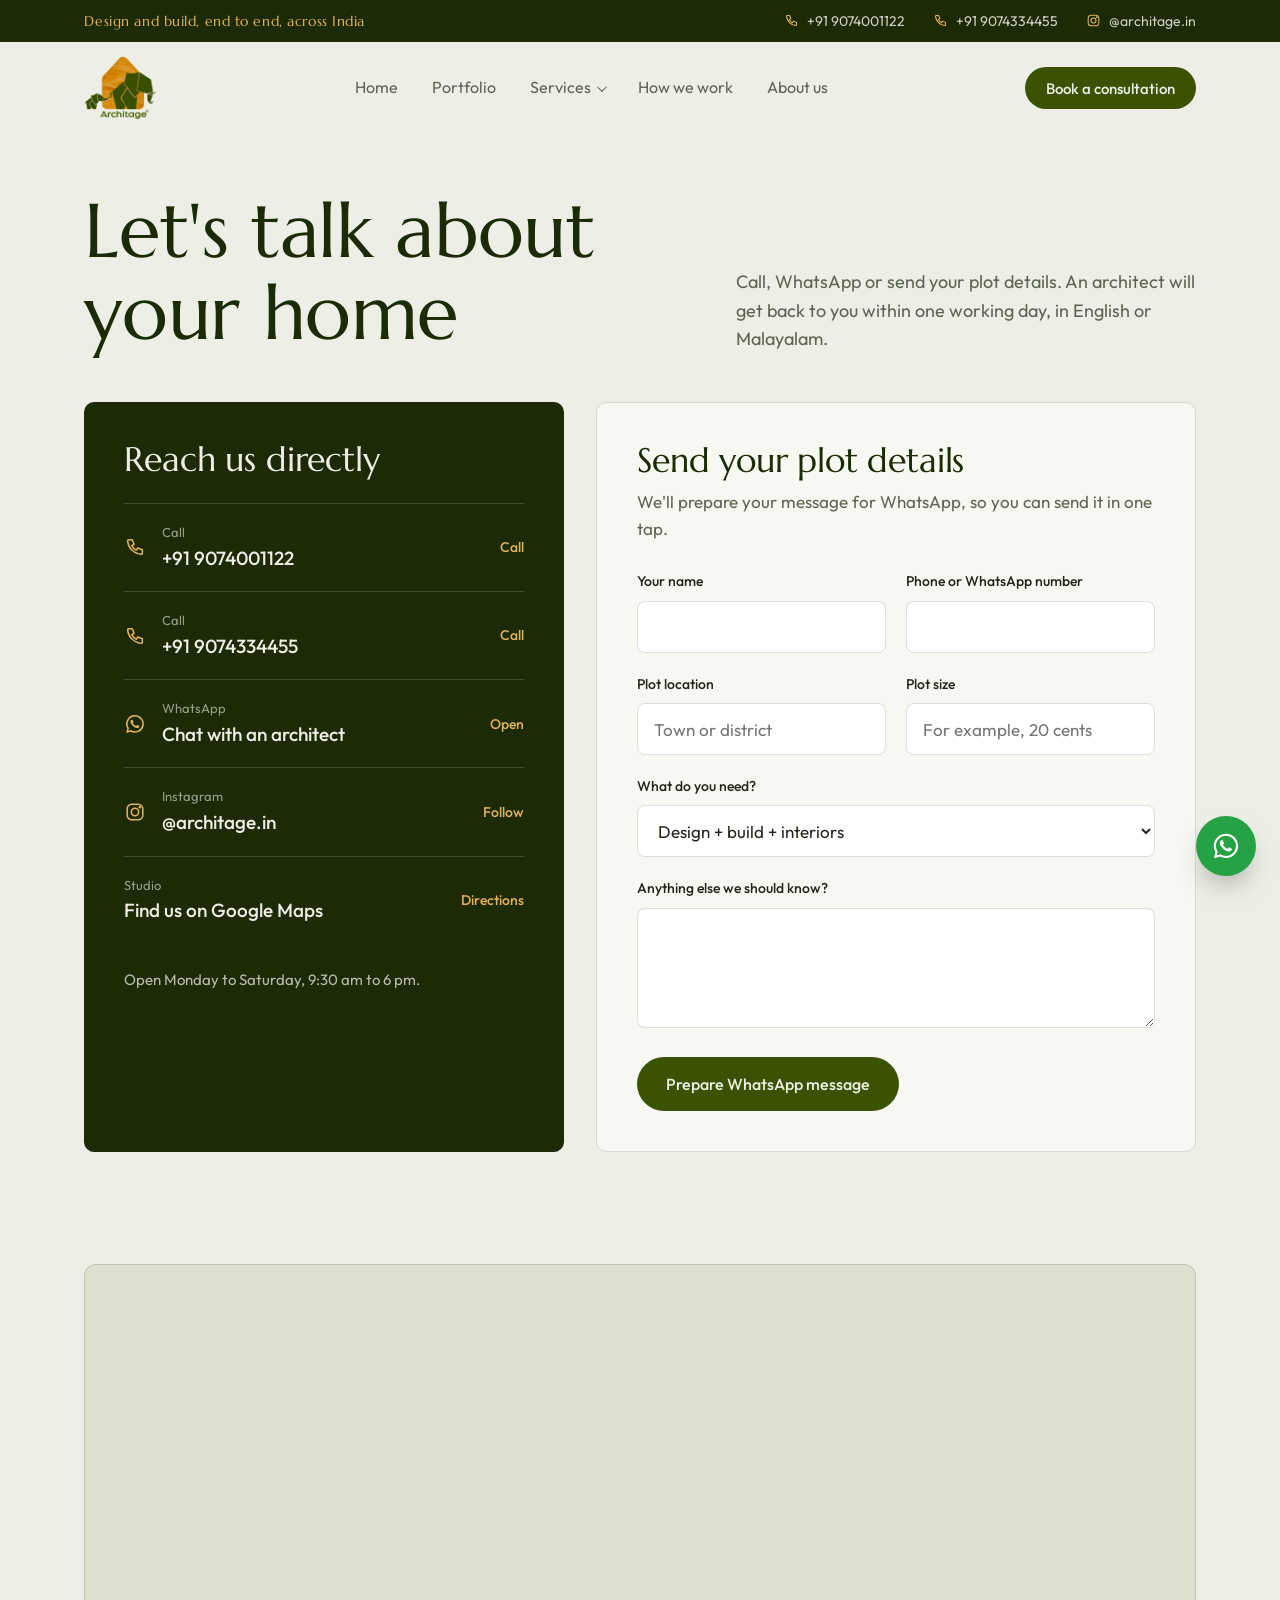
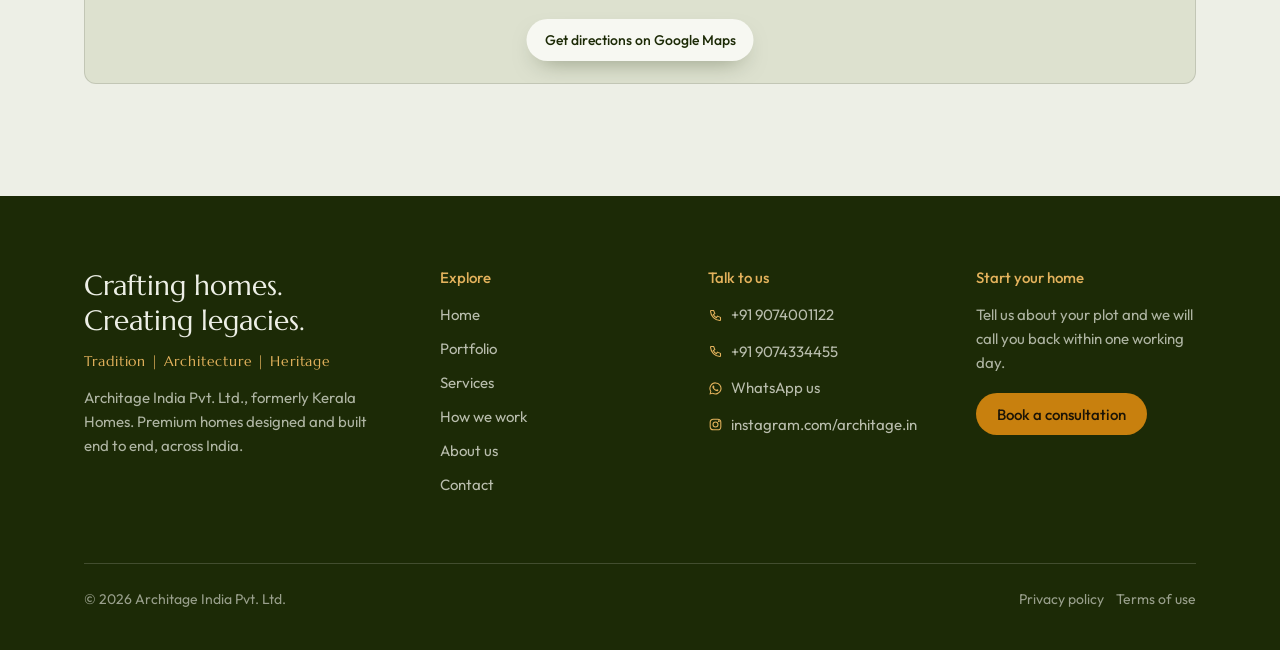
<file: contact.html>
<!DOCTYPE html>
<html lang="en"><head><meta charset="utf-8"><meta name="viewport" content="width=device-width,initial-scale=1">
<title>Contact | Architage</title><meta name="description" content="Call, WhatsApp or send your plot details to Architage."><meta name="theme-color" content="#1C2A06">
<link rel="icon" href="assets/img/favicon.png"><link rel="preload" href="assets/data/catalog.json" as="fetch" crossorigin>
<link rel="stylesheet" href="assets/css/site.css"><style>
.c-head{padding:56px 0 48px;display:grid;grid-template-columns:1fr 460px;gap:64px;align-items:end}
.c-head h1{font-size:76px;color:var(--forest)}.c-head p{color:var(--muted);font-size:18px}
.contact-grid{display:grid;grid-template-columns:1fr 1.25fr;gap:32px;margin-bottom:112px}
.cbox{background:var(--forest);color:var(--lime);border-radius:10px;padding:40px}
.cbox h2{font-size:34px;margin-bottom:24px}
.crow{display:flex;align-items:center;gap:16px;padding:18px 0;border-top:1px solid var(--line-lt)}
.crow svg{width:22px;height:22px;color:var(--teak-lt)}
.crow small{display:block;font-size:13px;color:rgba(237,239,230,.6)}
.crow b{font-weight:500;font-size:19px}
.crow .go{margin-left:auto;font-size:14px;color:var(--teak-lt);font-weight:500}
.crow:hover b{text-decoration:underline}
.hours{margin-top:24px;font-size:15px;color:rgba(237,239,230,.75)}
.fbox{background:var(--paper);border:1px solid var(--line);border-radius:10px;padding:40px}
.fbox h2{font-size:34px;color:var(--forest)}.fbox>p{color:var(--muted);margin:8px 0 28px}
.fgrid{display:grid;grid-template-columns:1fr 1fr;gap:20px}
.fgrid .full{grid-column:1/-1}
.fgrid label{display:block;font-size:14px;font-weight:500;margin-bottom:8px}
.fgrid input,.fgrid select,.fgrid textarea{width:100%;height:52px;border:1px solid var(--line);border-radius:8px;background:#fff;padding:0 16px;font:inherit;color:var(--ink);transition:border-color .2s,box-shadow .2s}
.fgrid textarea{height:120px;padding:14px 16px;resize:vertical}
.fgrid input:focus,.fgrid select:focus,.fgrid textarea:focus{outline:none;border-color:var(--green);box-shadow:0 0 0 3px rgba(58,82,2,.15)}
.ferr{color:var(--laterite);margin-top:14px;font-size:15px}
.fdone{margin-top:20px;background:#E6EBD3;border-radius:10px;padding:20px 22px}
.fdone b{display:block;font:400 22px Marcellus;color:var(--forest)}
.fdone p{color:var(--muted);font-size:15px;margin:4px 0 14px}
@media (max-width:1000px) and (min-width:601px){.contact-grid{grid-template-columns:1fr}.c-head{grid-template-columns:1fr;gap:16px}}
@media (max-width:600px){.contact-grid{grid-template-columns:1fr}.c-head{grid-template-columns:1fr;gap:14px;padding:16px 0 28px}.c-head h1{font-size:42px}.cbox,.fbox{padding:26px 20px}.fgrid{grid-template-columns:1fr}.contact-grid{margin-bottom:64px}}</style></head>
<body data-page="contact"><a class="skip" href="#main">Skip to content</a>
<div id="site-header"></div>
<main id="main"><div class="loading" aria-live="polite"><span></span>Loading</div></main>
<div id="site-footer"></div>
<script src="assets/js/site.js" defer></script>
<script src="assets/js/catalog.js" defer></script>
</body></html>
</file>
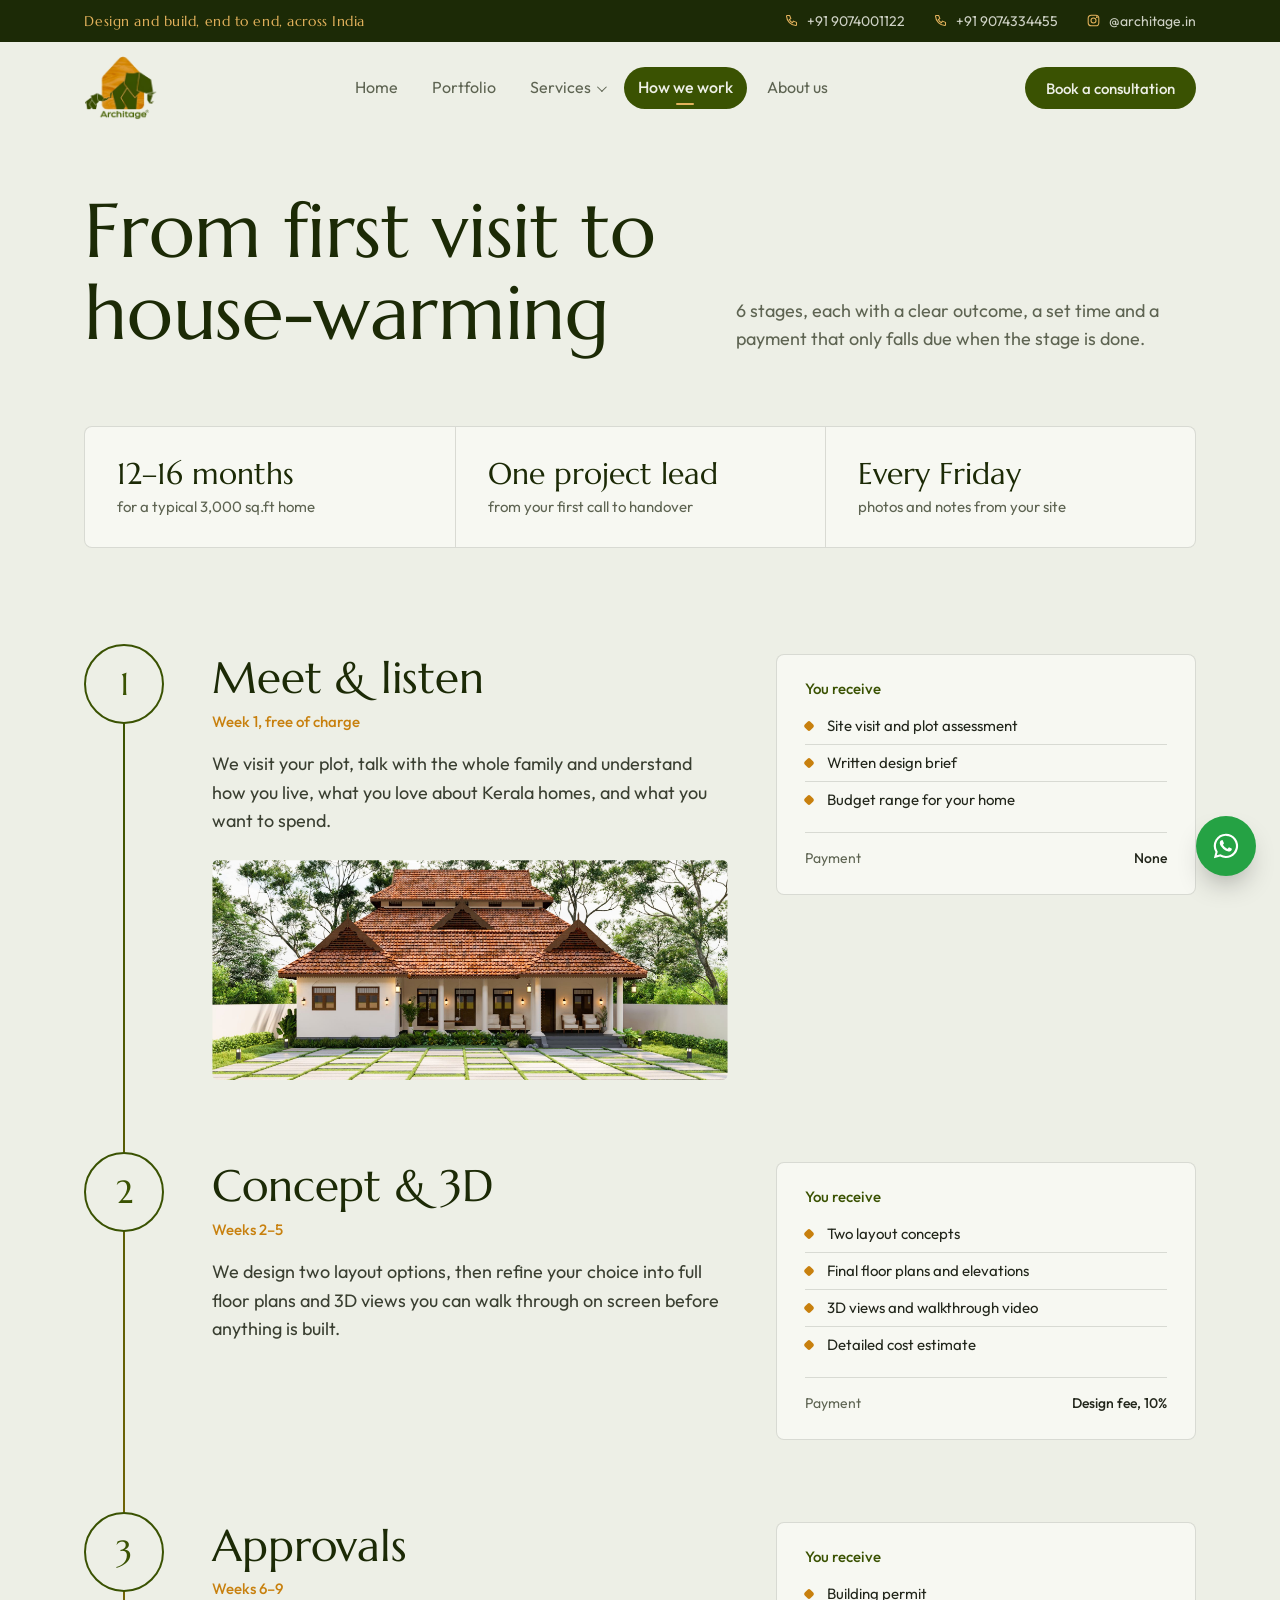
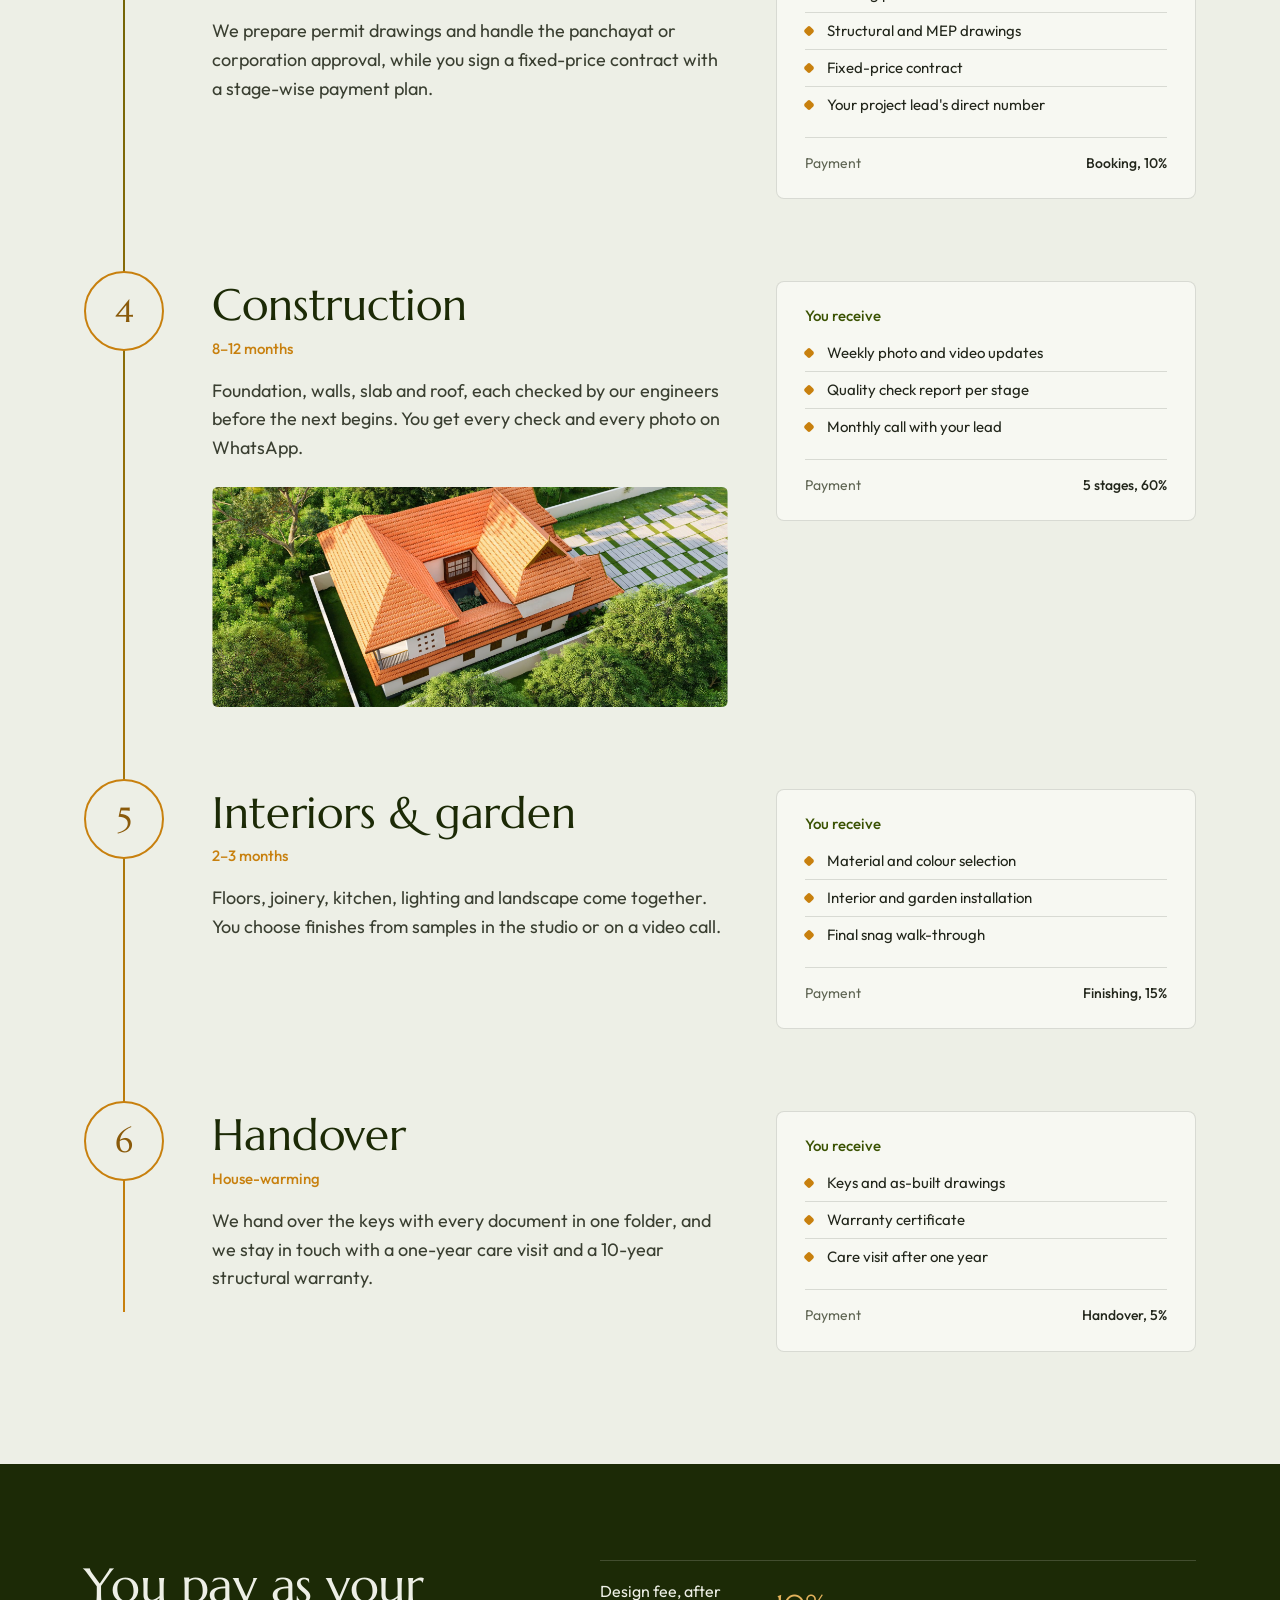
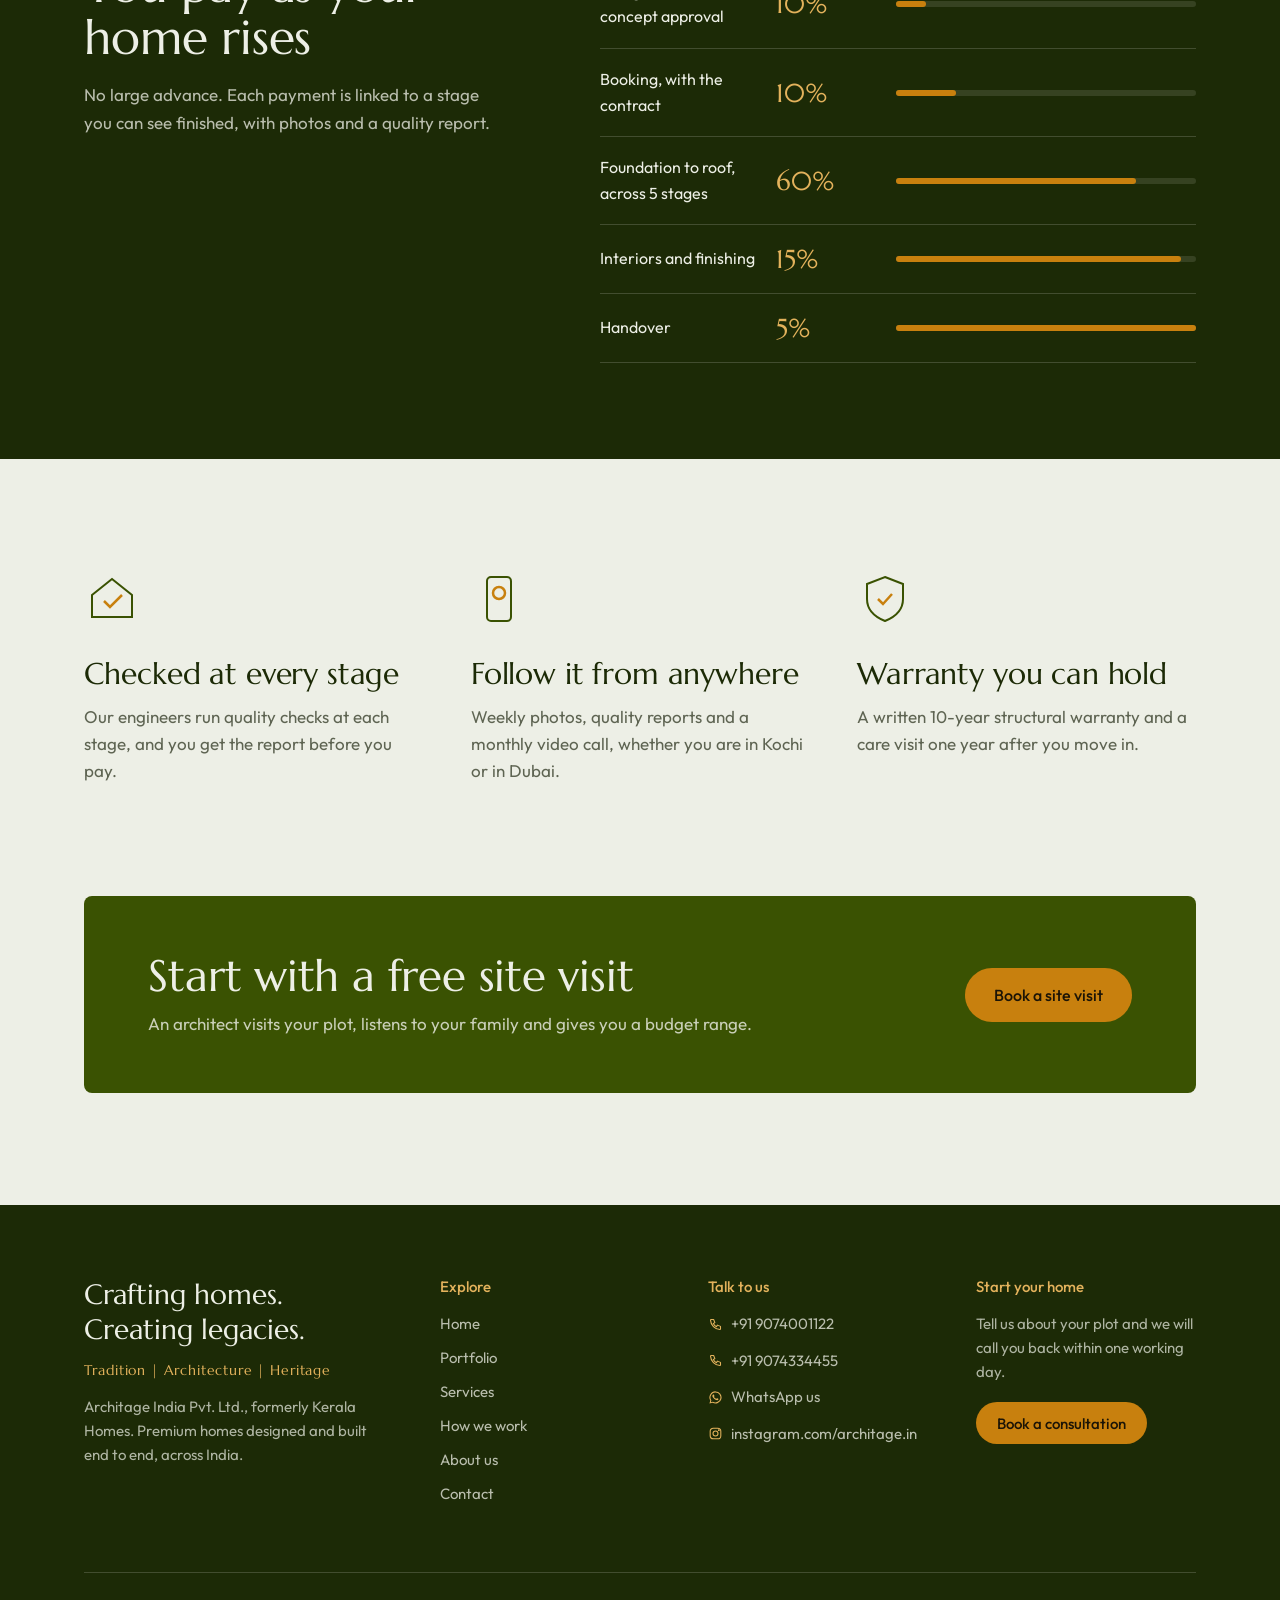
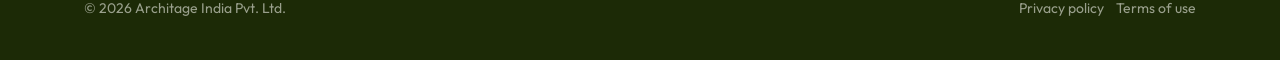
<file: how-we-work.html>
<!DOCTYPE html>
<html lang="en"><head><meta charset="utf-8"><meta name="viewport" content="width=device-width,initial-scale=1">
<title>How we work | Architage</title><meta name="description" content="Clear stages from first site visit to handing over the keys."><meta name="theme-color" content="#1C2A06">
<link rel="icon" href="assets/img/favicon.png"><link rel="preload" href="assets/data/catalog.json" as="fetch" crossorigin>
<link rel="stylesheet" href="assets/css/site.css"><style>
.head{padding:56px 0 72px;display:grid;grid-template-columns:1fr 460px;gap:64px;align-items:end}
.head h1{font-size:76px;color:var(--forest)}
.head p{color:var(--muted);font-size:18px}
.sum{display:grid;grid-template-columns:repeat(3,1fr);border:1px solid var(--line);border-radius:8px;background:var(--paper);margin-bottom:96px}
.sum div{padding:28px 32px;border-left:1px solid var(--line)}
.sum div:first-child{border:0}
.sum b{display:block;font:400 30px Marcellus;color:var(--forest)}
.sum span{font-size:15px;color:var(--muted)}
.stages{position:relative}
.stages:before{content:"";position:absolute;left:39px;top:40px;bottom:40px;width:2px;background:linear-gradient(var(--green),var(--teak))}
.st{display:grid;grid-template-columns:80px 1fr 420px;gap:48px;padding-bottom:72px;position:relative}
.st .n{width:80px;height:80px;border-radius:50%;background:var(--lime);border:2px solid var(--green);display:grid;place-items:center;font:400 32px Marcellus;color:var(--green);position:relative;z-index:1}
.st:nth-child(n+4) .n{border-color:var(--teak);color:#8A5A0A}
.st h2{font-size:44px;color:var(--forest);margin-top:10px}
.st .when{font-size:15px;color:var(--teak);font-weight:500;margin:8px 0 16px}
.st p{color:#3A3F31;font-size:18px;max-width:560px;line-height:1.6}
.st .get{background:var(--paper);border:1px solid var(--line);border-radius:8px;padding:24px 28px;align-self:start;margin-top:10px}
.st .get h4{font:500 15px Outfit;color:var(--green);margin-bottom:10px}
.st .get li{list-style:none;font-size:15px;padding:6px 0 6px 22px;position:relative;border-bottom:1px solid var(--line)}
.st .get li:last-child{border:0}
.st .get li:before{content:"";position:absolute;left:0;top:14px;width:8px;height:8px;border-radius:2px;background:var(--teak);transform:rotate(45deg)}
.st .get .pay{display:flex;justify-content:space-between;margin-top:14px;padding-top:14px;border-top:1px solid var(--line);font-size:14px;color:var(--muted)}
.st .get .pay b{color:var(--ink);font-weight:500}
.st .ph{height:220px;border-radius:6px;overflow:hidden;margin-top:24px;max-width:560px}
.pays{background:var(--forest);color:var(--lime)}
.pays .wrap{padding-top:96px;padding-bottom:96px;display:grid;grid-template-columns:420px 1fr;gap:96px}
.pays h2{font-size:48px}
.pays p{color:rgba(237,239,230,.75);margin-top:18px}
.ptable{border-top:1px solid var(--line-lt)}
.prow{display:grid;grid-template-columns:1fr 120px 300px;align-items:center;padding:18px 0;border-bottom:1px solid var(--line-lt);font-size:16px}
.prow b{font:400 26px Marcellus;color:var(--teak-lt)}
.prow .bar{height:6px;background:rgba(237,239,230,.12);border-radius:3px}
.prow .bar i{display:block;height:100%;background:var(--teak);border-radius:3px}
.promise{padding:112px 0;display:grid;grid-template-columns:repeat(3,1fr);gap:48px}
.promise h3{font-size:30px;color:var(--forest);margin-bottom:12px}
.promise p{color:var(--muted)}
.promise .ic{width:56px;height:56px;margin-bottom:24px}
.mini-foot{background:var(--forest);color:rgba(237,239,230,.7);padding:28px 0;font-size:14px}
.mini-foot .wrap{display:flex;justify-content:space-between}
/* mobile */
@media (max-width:600px){
.head{grid-template-columns:1fr;gap:14px;padding:16px 0 28px}
.head h1{font-size:42px}
.head p{font-size:17px}
.sum{grid-template-columns:1fr;margin-bottom:56px}
.sum div{border-left:0;border-top:1px solid var(--line);padding:18px 20px}
.sum div:first-child{border-top:0}
.sum b{font-size:24px}
.stages:before{left:23px;top:24px}
.st{grid-template-columns:48px 1fr;gap:18px;padding-bottom:48px}
.st .n{width:48px;height:48px;font-size:22px}
.st .get{grid-column:2;margin-top:0;padding:18px}
.st h2{font-size:30px;margin-top:4px}
.st p{font-size:16px}
.st .ph{height:170px}
.pays{margin-top:64px!important}
.pays .wrap{grid-template-columns:1fr;gap:32px;padding-top:56px;padding-bottom:56px}
.pays h2{font-size:34px}
.prow{grid-template-columns:1fr 60px;row-gap:10px}
.prow b{font-size:22px;text-align:right}
.prow .bar{grid-column:1/-1}
.promise{grid-template-columns:1fr;gap:36px;padding:64px 0}
.promise h3{font-size:26px}
}

.cta-b{background:var(--green);color:var(--lime);border-radius:8px;padding:56px 64px;display:flex;justify-content:space-between;align-items:center;gap:40px;margin-bottom:112px}
.cta-b h2{font-size:44px}.cta-b p{color:rgba(237,239,230,.8);margin-top:10px}
.st .n{transition:background .3s,color .3s}.st:hover .n{background:var(--green);color:var(--lime)}
@media (max-width:1100px) and (min-width:601px){.st{grid-template-columns:80px 1fr 340px;gap:32px}}
@media (max-width:900px) and (min-width:601px){.st{grid-template-columns:64px 1fr}.st .get{grid-column:2}.pays .wrap{grid-template-columns:1fr}.promise{grid-template-columns:1fr}}
@media (max-width:600px){.cta-b{flex-direction:column;align-items:stretch;padding:32px 24px;margin-bottom:64px}.cta-b h2{font-size:30px}.cta-b .btn{justify-content:center}}</style></head>
<body data-page="process"><a class="skip" href="#main">Skip to content</a>
<div id="site-header"></div>
<main id="main"><div class="loading" aria-live="polite"><span></span>Loading</div></main>
<div id="site-footer"></div>
<script src="assets/js/site.js" defer></script>
<script src="assets/js/catalog.js" defer></script>
</body></html>
</file>
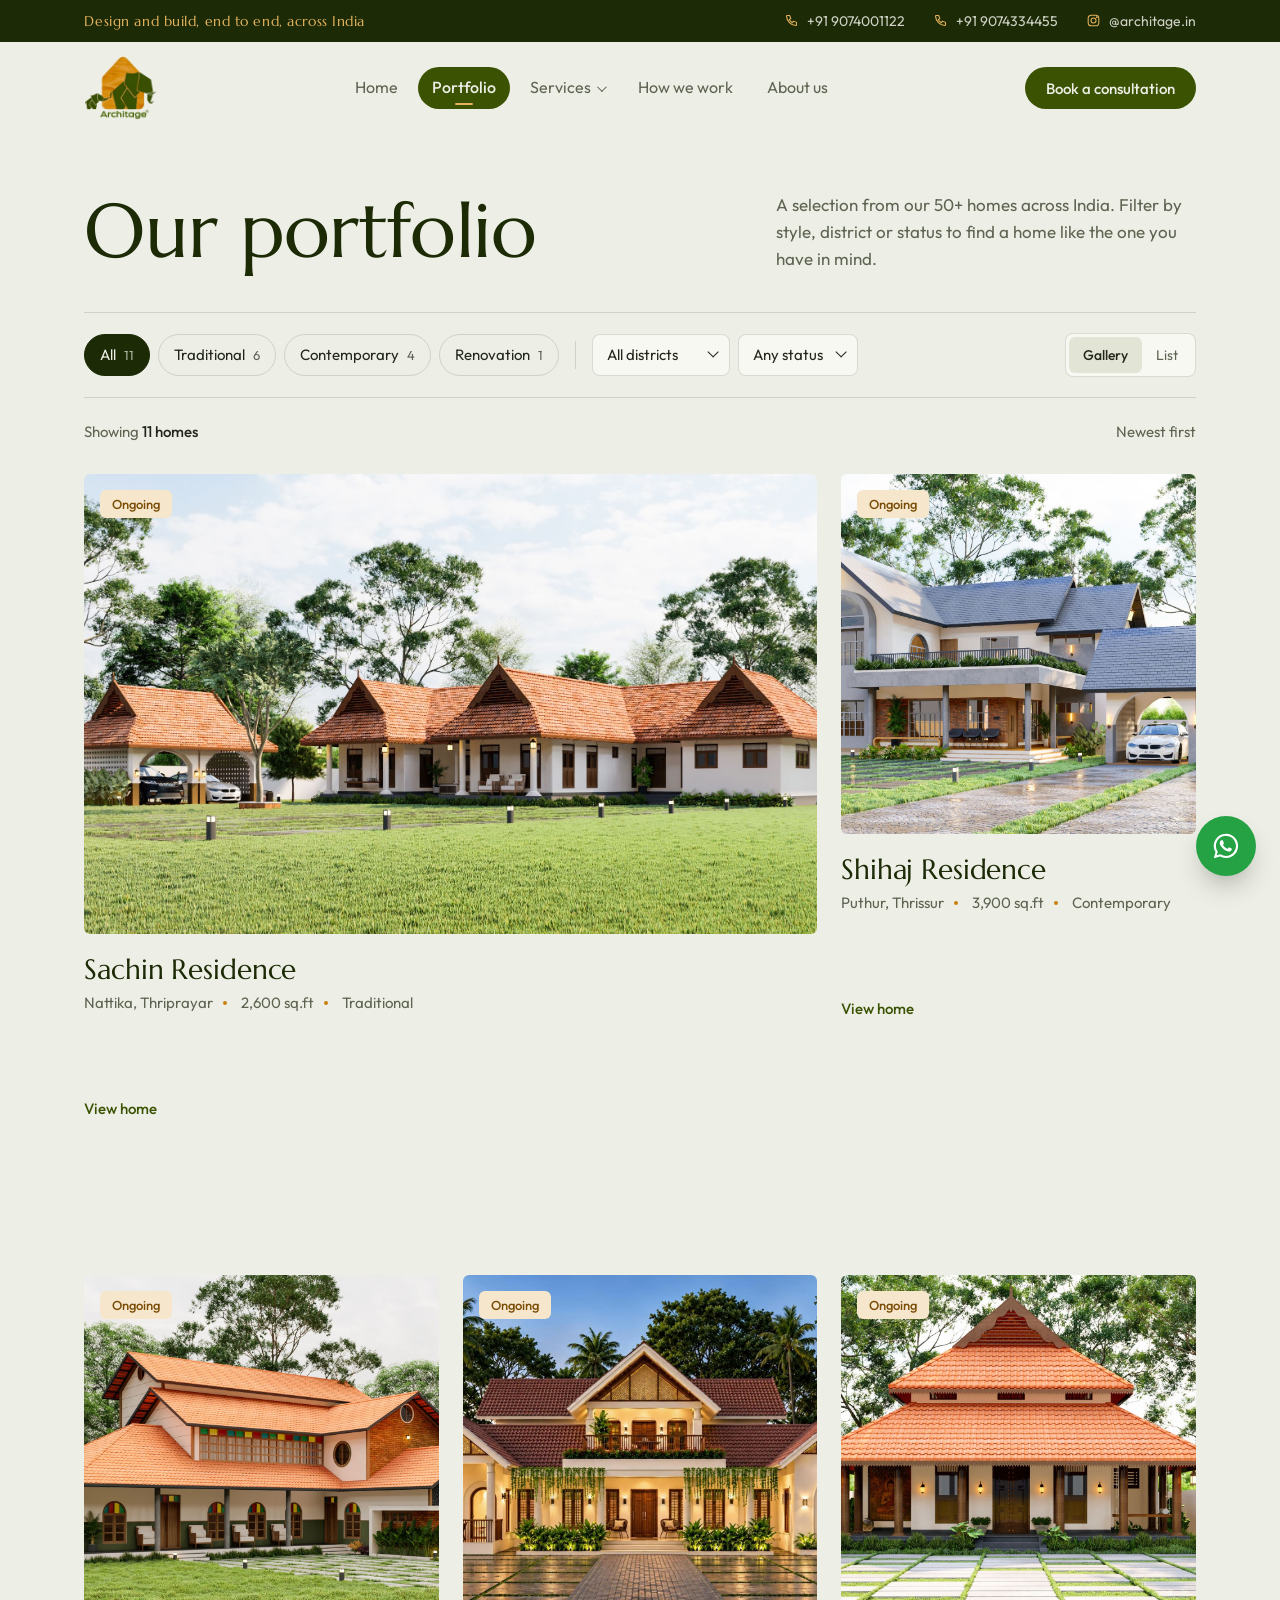
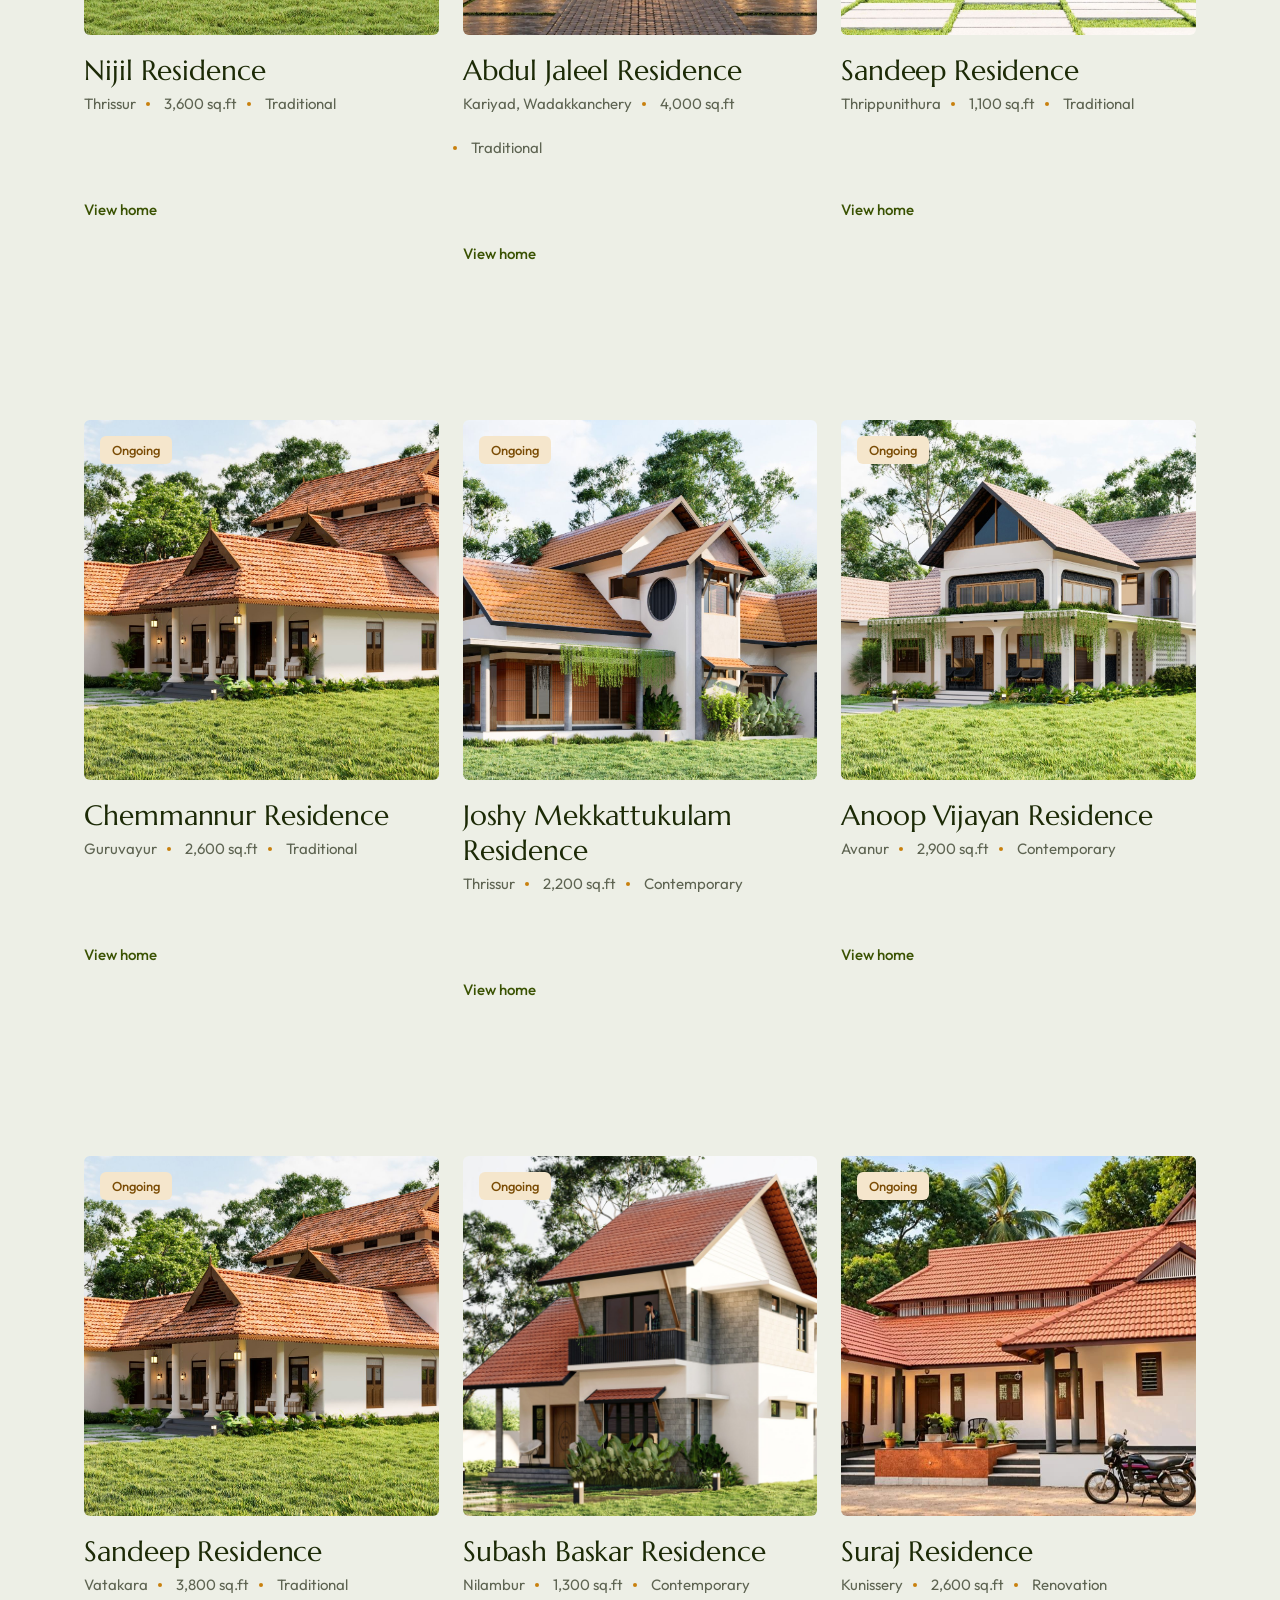
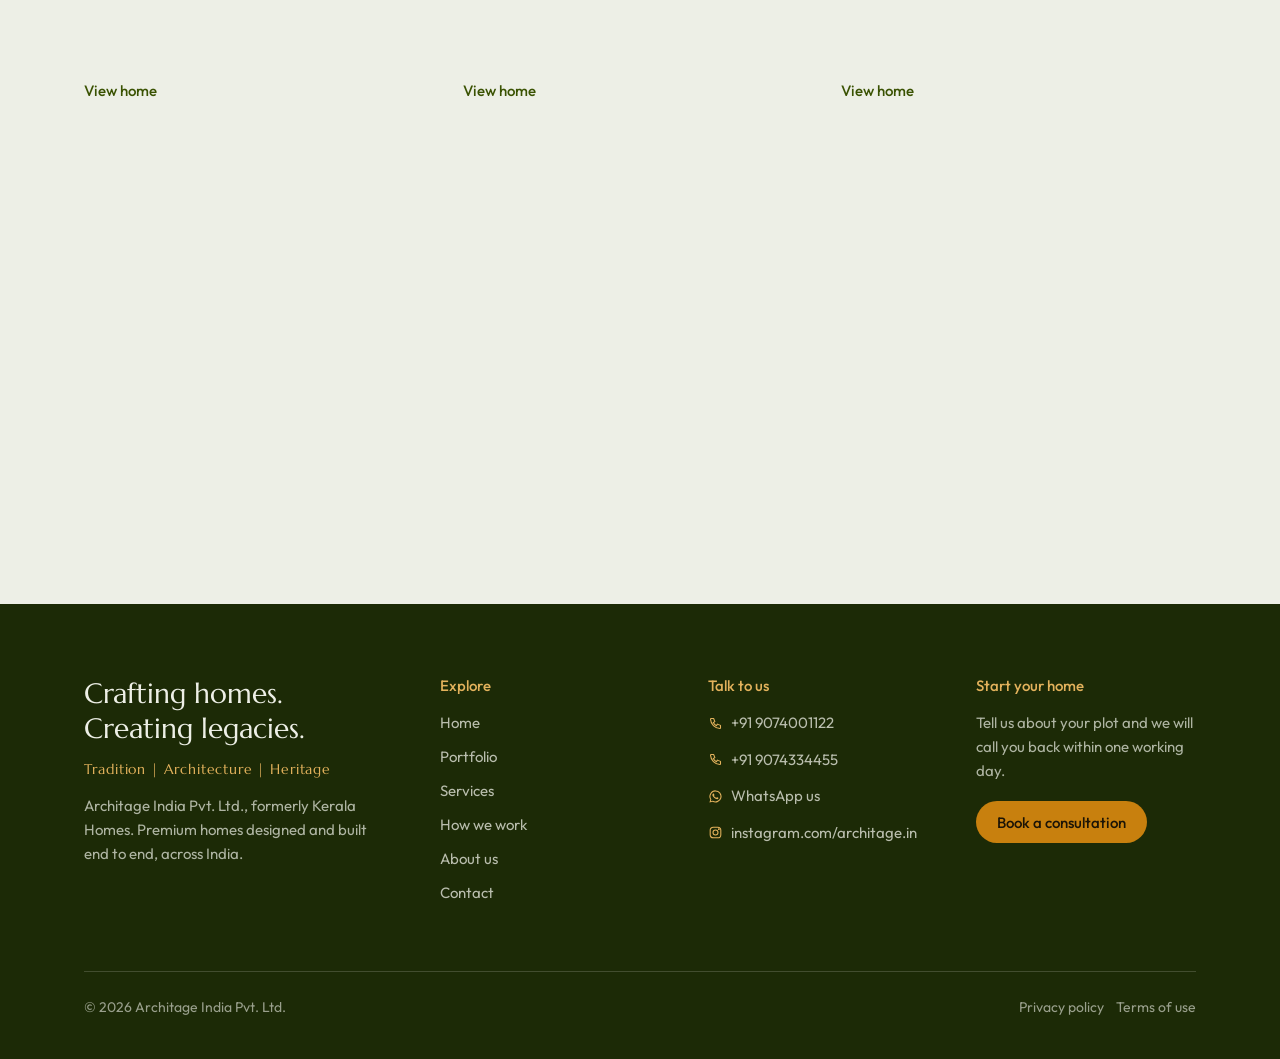
<file: portfolio.html>
<!DOCTYPE html>
<html lang="en"><head><meta charset="utf-8"><meta name="viewport" content="width=device-width,initial-scale=1">
<title>Portfolio | Architage</title><meta name="description" content="Homes designed and built by Architage across India."><meta name="theme-color" content="#1C2A06">
<link rel="icon" href="assets/img/favicon.png"><link rel="preload" href="assets/data/catalog.json" as="fetch" crossorigin>
<link rel="stylesheet" href="assets/css/site.css"><style>
.head{padding:56px 0 40px;display:grid;grid-template-columns:1fr 420px;align-items:end;gap:48px}
.head h1{font-size:76px;color:var(--forest)}
.head p{color:var(--muted)}
.filters{display:flex;align-items:center;gap:8px;padding:20px 0;border-top:1px solid var(--line);border-bottom:1px solid var(--line);position:relative}
.chip{height:42px;padding:0 15px;white-space:nowrap;font-size:14px;border-radius:999px;border:1px solid var(--line);display:inline-flex;align-items:center;gap:8px;font-size:15px;background:transparent}
.chip.on{background:var(--forest);color:var(--lime);border-color:var(--forest)}
.chip .c{font-size:13px;opacity:.7}
.sel{height:42px;padding:0 14px;white-space:nowrap;border-radius:8px;background:var(--paper);border:1px solid var(--line);display:inline-flex;align-items:center;gap:22px;font-size:15px}
.sel:after{content:"";width:7px;height:7px;border-right:1.5px solid var(--ink);border-bottom:1.5px solid var(--ink);transform:rotate(45deg) translateY(-3px)}
.sep{width:1px;height:28px;background:var(--line);margin:0 8px}
.view{margin-left:auto;display:flex;background:var(--paper);border:1px solid var(--line);border-radius:8px;padding:3px}
.view span{padding:7px 14px;border-radius:6px;font-size:14px;color:var(--muted)}
.view span.on{background:var(--lime-2);color:var(--ink);font-weight:500}
.result{display:flex;justify-content:space-between;padding:22px 0 30px;font-size:15px;color:var(--muted)}
.result b{color:var(--ink);font-weight:500}
.grid{display:grid;grid-template-columns:repeat(12,1fr);gap:48px 24px}
.card .ph{overflow:hidden;border-radius:4px;position:relative}
.card .ph .tag{position:absolute;left:16px;top:16px}
.card h3{font-size:28px;color:var(--forest);margin-top:18px}
.card .meta{display:flex;gap:20px;color:var(--muted);font-size:15px;margin-top:4px}
.card .meta span+span:before{content:"";display:inline-block;width:4px;height:4px;border-radius:50%;background:var(--teak);margin:0 14px 3px -10px}
.w7{grid-column:span 7}.w5{grid-column:span 5}.w4{grid-column:span 4}.w6{grid-column:span 6}
.h560 .ph{height:560px}.h460 .ph{height:460px}.h380 .ph{height:380px}
.offset{margin-top:72px}
.band{grid-column:1/-1;background:var(--forest);color:var(--lime);border-radius:8px;padding:48px 56px;display:flex;align-items:center;justify-content:space-between}
.band h3{font-size:36px;max-width:620px}
.band p{color:rgba(237,239,230,.75);margin-top:8px}
.more{display:flex;justify-content:center;padding:72px 0 110px}
.mini-foot{background:var(--forest);color:rgba(237,239,230,.7);padding:28px 0;font-size:14px}
.mini-foot .wrap{display:flex;justify-content:space-between}
/* mobile */
@media (max-width:600px){
.head{grid-template-columns:1fr;gap:12px;padding:16px 0 24px}
.head h1{font-size:42px}
.filters{margin:0 -20px;padding:14px 20px;overflow:hidden}
.chip{flex:none}
.sep,.sel,.view{display:none}
.result{padding:16px 0 22px;font-size:14px}
.grid{grid-template-columns:1fr;gap:36px}
.grid>*{grid-column:1/-1}
.card .ph{height:260px}
.offset{margin-top:0}
.card h3{font-size:24px}
.card .meta{font-size:14px}
.band{flex-direction:column;align-items:stretch;gap:20px;padding:32px 24px}
.band h3{font-size:26px}
.band .btn{justify-content:center}
.more{padding:48px 0 64px}
}

.sr{position:absolute;width:1px;height:1px;overflow:hidden;clip:rect(0 0 0 0)}
.chip{cursor:pointer;transition:background .25s,color .25s,border-color .25s}
.chip:not(.on):hover{border-color:var(--green)}
.sel{padding:0 4px 0 0;position:relative}
.sel select{appearance:none;-webkit-appearance:none;border:0;background:transparent;font:inherit;padding:0 30px 0 14px;height:40px;cursor:pointer;color:var(--ink)}
.sel:after{position:absolute;right:14px;top:15px;pointer-events:none}
.view .vbtn{padding:7px 14px;border-radius:6px;font-size:14px;color:var(--muted);transition:background .25s,color .25s}
.view .vbtn.on{background:var(--lime-2);color:var(--ink);font-weight:500}
.pgrid{display:grid;grid-template-columns:repeat(3,1fr);gap:44px 24px}
.pcard{display:block;background:none;border:0;border-radius:0;transition:opacity .4s ease,transform .4s ease}
.pcard.hide{display:none}
.pcard .ph{height:360px;border-radius:6px;position:relative}
.pcard .ph .tag{position:absolute;left:16px;top:16px}
.pcard:first-child{grid-column:span 2}.pcard:first-child .ph{height:460px}
.pcard h3{font:400 28px Marcellus;color:var(--forest);margin-top:18px;transition:color .3s}
.pcard:hover h3{color:var(--green)}
.pcard .meta{display:flex;gap:20px;color:var(--muted);font-size:15px;margin-top:4px;flex-wrap:wrap}
.pcard .meta span+span:before{content:"";display:inline-block;width:4px;height:4px;border-radius:50%;background:var(--teak);margin:0 14px 3px -10px}
.pcard .more{display:inline-block;margin-top:10px;font-size:15px;font-weight:500;color:var(--green);transition:transform .3s}
.pcard:hover .more{transform:translateX(6px)}
.pgrid.as-list{grid-template-columns:1fr;gap:0}
.pgrid.as-list .pcard{display:grid;grid-template-columns:240px 1fr;gap:28px;align-items:center;padding:18px 0;border-bottom:1px solid var(--line);grid-column:auto}
.pgrid.as-list .pcard.hide{display:none}
.pgrid.as-list .pcard .ph{height:160px}
.pgrid.as-list .pcard h3{margin-top:0}
.empty{text-align:center;padding:60px 0;color:var(--muted)}
.empty p{margin-bottom:16px;font-size:18px}
@media (max-width:1000px) and (min-width:601px){.pgrid{grid-template-columns:1fr 1fr}.pcard:first-child{grid-column:span 2}}
@media (max-width:600px){
 .filters{overflow-x:auto!important;scrollbar-width:none;flex-wrap:nowrap}
 .filters::-webkit-scrollbar{display:none}
 .sel{display:inline-flex!important;flex:none}
 .sep{display:none}.view{display:flex!important;flex:none}
 .pgrid{grid-template-columns:1fr;gap:32px}.pcard:first-child{grid-column:auto}.pcard .ph,.pcard:first-child .ph{height:260px}
 .pgrid.as-list .pcard{grid-template-columns:110px 1fr;gap:14px}.pgrid.as-list .pcard .ph{height:90px}.pgrid.as-list .pcard h3{font-size:20px}.pgrid.as-list .more{display:none}
 .band{margin:48px 0 64px!important}
}</style></head>
<body data-page="portfolio"><a class="skip" href="#main">Skip to content</a>
<div id="site-header"></div>
<main id="main"><div class="loading" aria-live="polite"><span></span>Loading</div></main>
<div id="site-footer"></div>
<script src="assets/js/site.js" defer></script>
<script src="assets/js/catalog.js" defer></script>
</body></html>
</file>
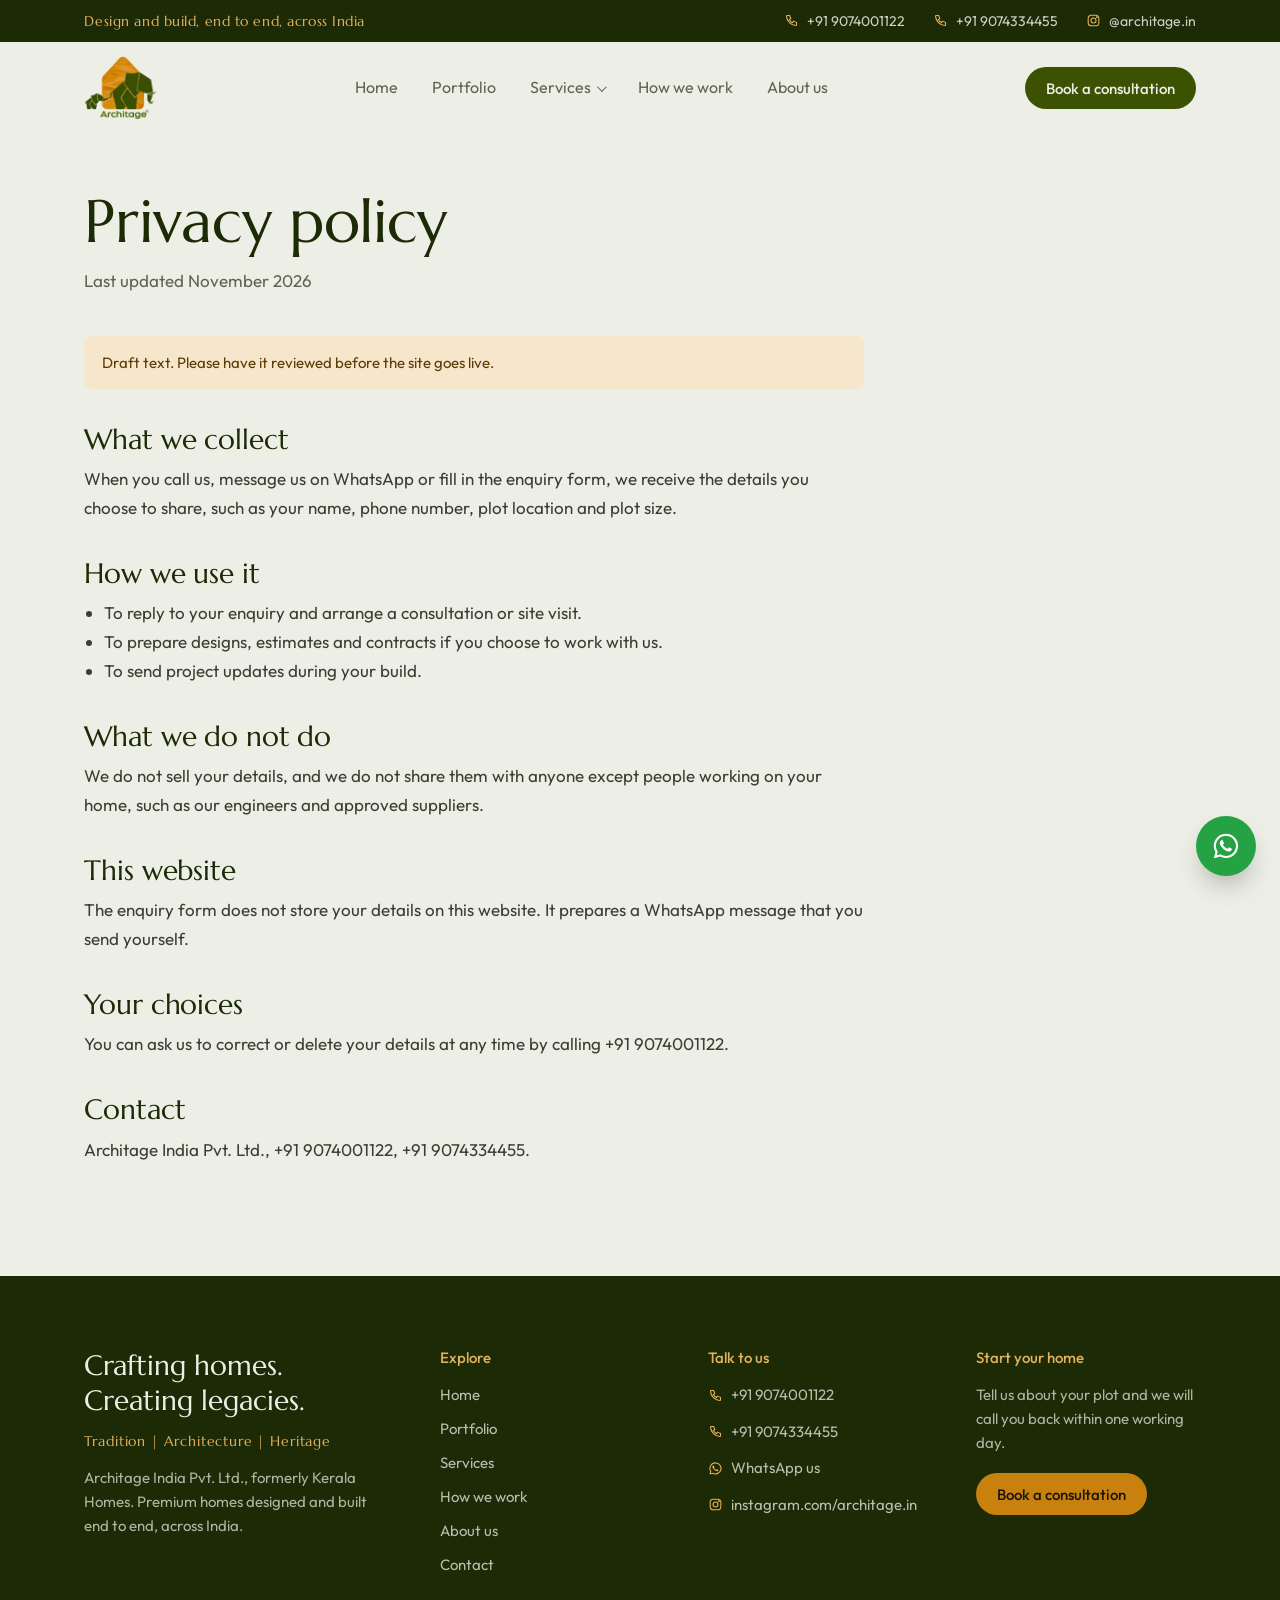
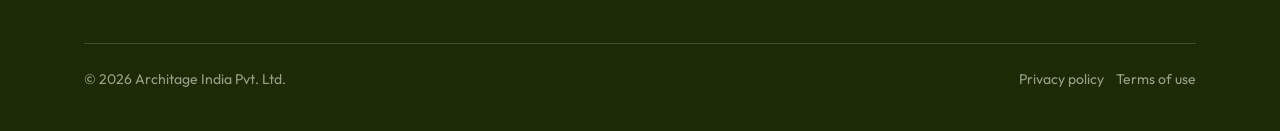
<file: privacy.html>
<!DOCTYPE html>
<html lang="en"><head><meta charset="utf-8"><meta name="viewport" content="width=device-width,initial-scale=1">
<title>Privacy policy | Architage</title><meta name="description" content="How Architage handles the details you share with us."><meta name="theme-color" content="#1C2A06">
<link rel="icon" href="assets/img/favicon.png"><link rel="preload" href="assets/data/catalog.json" as="fetch" crossorigin>
<link rel="stylesheet" href="assets/css/site.css"><style>.legal{max-width:780px;padding:56px 0 112px}.legal h1{font-size:60px;color:var(--forest);margin-bottom:12px}.legal .upd{color:var(--muted);margin-bottom:40px}
.legal h2{font-size:28px;color:var(--forest);margin:36px 0 10px}.legal p,.legal li{color:#3A3F31;line-height:1.7}.legal ul{padding-left:20px}
.legal .note{background:#F5E6CC;color:#5E3B05;border-radius:8px;padding:14px 18px;font-size:15px}
@media (max-width:600px){.legal{padding:16px 0 64px}.legal h1{font-size:40px}}</style></head>
<body data-page="privacy"><a class="skip" href="#main">Skip to content</a>
<div id="site-header"></div>
<main id="main">
<div class="wrap"><article class="legal"><h1>Privacy policy</h1><p class="upd">Last updated November 2026</p>
<p class="note">Draft text. Please have it reviewed before the site goes live.</p>
<h2>What we collect</h2><p>When you call us, message us on WhatsApp or fill in the enquiry form, we receive the details you choose to share, such as your name, phone number, plot location and plot size.</p>
<h2>How we use it</h2><ul><li>To reply to your enquiry and arrange a consultation or site visit.</li><li>To prepare designs, estimates and contracts if you choose to work with us.</li><li>To send project updates during your build.</li></ul>
<h2>What we do not do</h2><p>We do not sell your details, and we do not share them with anyone except people working on your home, such as our engineers and approved suppliers.</p>
<h2>This website</h2><p>The enquiry form does not store your details on this website. It prepares a WhatsApp message that you send yourself.</p>
<h2>Your choices</h2><p>You can ask us to correct or delete your details at any time by calling <span data-c="Phones.0"></span>.</p>
<h2>Contact</h2><p><span data-c="LegalName">Architage India Pvt. Ltd.</span>, <span data-c="Phones.0"></span>, <span data-c="Phones.1"></span>.</p></article></div>
</main>
<div id="site-footer"></div>
<script src="assets/js/site.js" defer></script>
<script src="assets/js/catalog.js" defer></script>
</body></html>
</file>
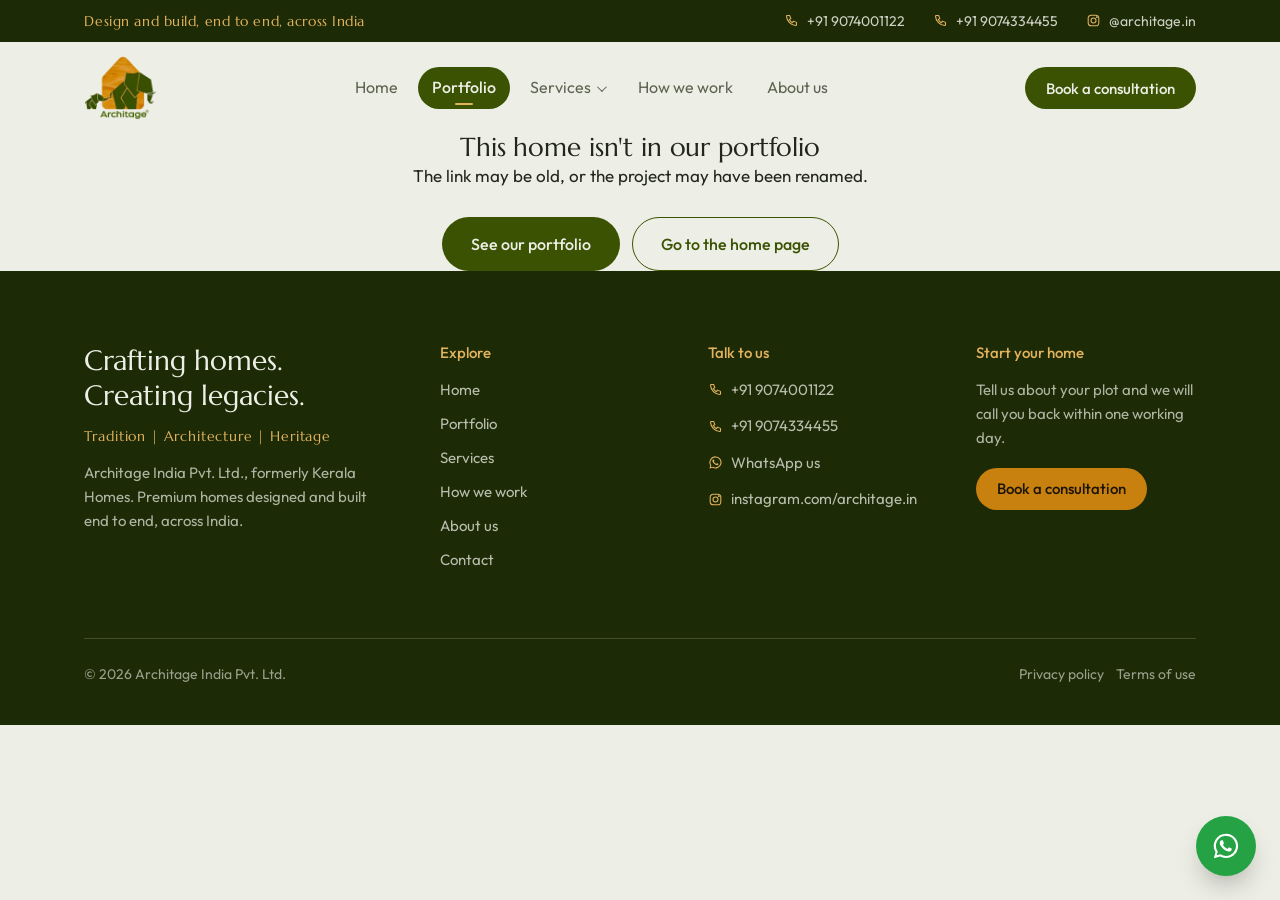
<file: project.html>
<!DOCTYPE html>
<html lang="en"><head><meta charset="utf-8"><meta name="viewport" content="width=device-width,initial-scale=1">
<title>Project | Architage</title><meta name="description" content="A home designed and built by Architage."><meta name="theme-color" content="#1C2A06">
<link rel="icon" href="assets/img/favicon.png"><link rel="preload" href="assets/data/catalog.json" as="fetch" crossorigin>
<link rel="stylesheet" href="assets/css/site.css"><style>
.crumb{font-size:15px;color:var(--muted);padding:20px 0 28px}
.crumb a{color:var(--green)}
.title{display:grid;grid-template-columns:1fr auto;align-items:end;gap:40px;padding-bottom:36px}
.title h1{font-size:84px;color:var(--forest)}
.title p{color:var(--muted);font-size:19px;margin-top:14px;max-width:620px}
.hero-img{height:640px;overflow:hidden;border-radius:4px;position:relative}
.hero-img .count{position:absolute;right:24px;bottom:24px;background:rgba(28,42,6,.82);color:var(--lime);border-radius:999px;padding:10px 18px;font-size:14px}
.body{display:grid;grid-template-columns:1fr 380px;gap:96px;padding:88px 0}
.facts{position:relative}
.facts .box{background:var(--paper);border:1px solid var(--line);border-radius:8px;padding:32px}
.facts dl div{display:flex;justify-content:space-between;padding:14px 0;border-bottom:1px solid var(--line);font-size:16px}
.facts dl div:last-child{border:0}
.facts dt{color:var(--muted)}
.facts dd{font-weight:500;text-align:right}
.facts .btn{width:100%;justify-content:center;margin-top:24px}
.facts .wa{display:block;text-align:center;margin-top:14px;font-size:15px;color:var(--green);font-weight:500}
.story h2{font-size:40px;color:var(--forest);margin-bottom:18px}
.story p{font-size:19px;line-height:1.7;color:#3A3F31;max-width:680px;margin-bottom:18px}
.story .part{padding-bottom:48px;margin-bottom:48px;border-bottom:1px solid var(--line);display:grid;grid-template-columns:160px 1fr}
.story .part .lbl{font-size:15px;color:var(--teak);font-weight:500;padding-top:12px}
.story .part:last-child{border:0}
.pair{display:grid;grid-template-columns:1.4fr 1fr;gap:24px;margin-bottom:24px}
.pair div{height:520px;overflow:hidden;border-radius:4px}
.compare{position:relative;height:640px;border-radius:4px;overflow:hidden;margin:96px 0 24px}
.compare .left{position:absolute;inset:0;width:50%;overflow:hidden;filter:grayscale(1) contrast(1.15) brightness(1.1)}
.compare .left img{width:1248px;height:640px;object-fit:cover;max-width:none}
.compare .left:after{content:"";position:absolute;inset:0;background:repeating-linear-gradient(0deg,rgba(58,82,2,.08) 0 1px,transparent 1px 40px),repeating-linear-gradient(90deg,rgba(58,82,2,.08) 0 1px,transparent 1px 40px);mix-blend-mode:multiply}
.compare .handle{position:absolute;left:50%;top:0;bottom:0;width:2px;background:var(--lime);transform:translateX(-1px)}
.compare .handle span{position:absolute;top:50%;left:50%;transform:translate(-50%,-50%);width:56px;height:56px;border-radius:50%;background:var(--lime);display:grid;place-items:center;font:500 14px Outfit;color:var(--forest);box-shadow:0 8px 24px rgba(0,0,0,.25)}
.compare .lab{position:absolute;top:24px;background:rgba(28,42,6,.82);color:var(--lime);padding:8px 16px;border-radius:999px;font-size:14px}
.cap{color:var(--muted);font-size:15px}
.quote{background:var(--forest);color:var(--lime);margin-top:96px}
.quote .wrap{padding-top:96px;padding-bottom:96px;display:grid;grid-template-columns:1fr 300px;gap:80px;align-items:center}
.quote blockquote{font:400 38px/1.32 Marcellus}
.quote cite{display:block;font-style:normal;margin-top:24px;color:rgba(237,239,230,.7)}
.quote .ph{height:340px}
.next{display:flex;justify-content:space-between;align-items:center;padding:56px 0 96px}
.next small{display:block;color:var(--muted);font-size:14px}
.next strong{font:400 32px Marcellus;color:var(--forest)}
.mini-foot{background:var(--forest);color:rgba(237,239,230,.7);padding:28px 0;font-size:14px;border-top:1px solid var(--line-lt)}
.mini-foot .wrap{display:flex;justify-content:space-between}
/* mobile */
@media (max-width:600px){
.crumb{padding:4px 0 14px;font-size:13px}
.title{grid-template-columns:1fr;gap:16px;padding-bottom:24px}
.title h1{font-size:40px}
.title p{font-size:16px}
.title .tag{justify-self:start}
.hero-img{height:280px;margin:0 -20px;border-radius:0}
.body{grid-template-columns:1fr;gap:40px;padding:36px 0}
.facts{order:-1}
.facts .box{padding:20px}
.story .part{grid-template-columns:1fr;padding-bottom:30px;margin-bottom:30px}
.story .part .lbl{padding:0 0 6px}
.story h2{font-size:28px}
.story p{font-size:17px}
.pair{grid-template-columns:1fr;gap:12px}
.pair div{height:240px}
.compare{height:300px;margin:56px 0 16px}
.compare .left img{width:350px;height:300px}
.quote{margin-top:56px}
.quote .wrap{grid-template-columns:1fr;gap:28px;padding-top:56px;padding-bottom:56px}
.quote blockquote{font-size:26px}
.quote .ph{height:260px}
.next{padding:36px 0 48px}
.next strong{font-size:22px}
}

.hero-img button{position:absolute;right:24px;bottom:24px;background:rgba(28,42,6,.82);color:var(--lime);border-radius:999px;padding:10px 18px;font-size:14px;transition:background .25s}
.hero-img button:hover{background:var(--forest)}
.hero-img img{animation:slowzoom 14s ease-out both}
@keyframes slowzoom{from{transform:scale(1.08)}to{transform:scale(1)}}
.pair a{display:block;height:520px;overflow:hidden;border-radius:4px;cursor:zoom-in}
.pair{grid-template-columns:1.4fr 1fr 1fr}
.ba{position:relative;height:640px;border-radius:4px;overflow:hidden;margin:96px 0 16px;user-select:none}
.ba>img,.ba-l img{position:absolute;inset:0;width:100%;height:100%;object-fit:cover}
.ba-l{position:absolute;inset:0}.ba-l.sketch{filter:grayscale(1) contrast(1.15) brightness(1.1)}
.ba-l.sketch:after{content:"";position:absolute;inset:0;background:repeating-linear-gradient(0deg,rgba(58,82,2,.08) 0 1px,transparent 1px 40px),repeating-linear-gradient(90deg,rgba(58,82,2,.08) 0 1px,transparent 1px 40px)}
.ba-h{position:absolute;top:0;bottom:0;width:2px;background:var(--lime);transform:translateX(-1px);pointer-events:none}
.ba-h span{position:absolute;top:50%;left:50%;transform:translate(-50%,-50%);width:56px;height:56px;border-radius:50%;background:var(--lime);display:grid;place-items:center;font:500 13px Outfit;color:var(--forest);box-shadow:0 8px 24px rgba(0,0,0,.25)}
.ba input{position:absolute;inset:0;width:100%;height:100%;opacity:0;cursor:ew-resize;margin:0}
.ba .lab{position:absolute;top:24px;background:rgba(28,42,6,.82);color:var(--lime);padding:8px 16px;border-radius:999px;font-size:14px;pointer-events:none}
.next a{display:block;transition:transform .3s}.next a:hover{transform:translateX(4px)}.next a:first-child:hover{transform:translateX(-4px)}
.next a:hover strong{color:var(--green)}
@media (max-width:1100px) and (min-width:601px){.body{grid-template-columns:1fr 320px;gap:48px}.title h1{font-size:64px}}
@media (max-width:900px) and (min-width:601px){.body{grid-template-columns:1fr}.facts{order:-1}.quote .wrap{grid-template-columns:1fr}}
@media (max-width:600px){.pair{grid-template-columns:1fr 1fr}.pair a{height:180px}.pair a:first-child{grid-column:1/-1;height:240px}.ba{height:300px;margin:56px 0 16px}}</style></head>
<body data-page="project"><a class="skip" href="#main">Skip to content</a>
<div id="site-header"></div>
<main id="main"><div class="loading" aria-live="polite"><span></span>Loading</div></main>
<div id="site-footer"></div>
<script src="assets/js/site.js" defer></script>
<script src="assets/js/catalog.js" defer></script>
</body></html>
</file>
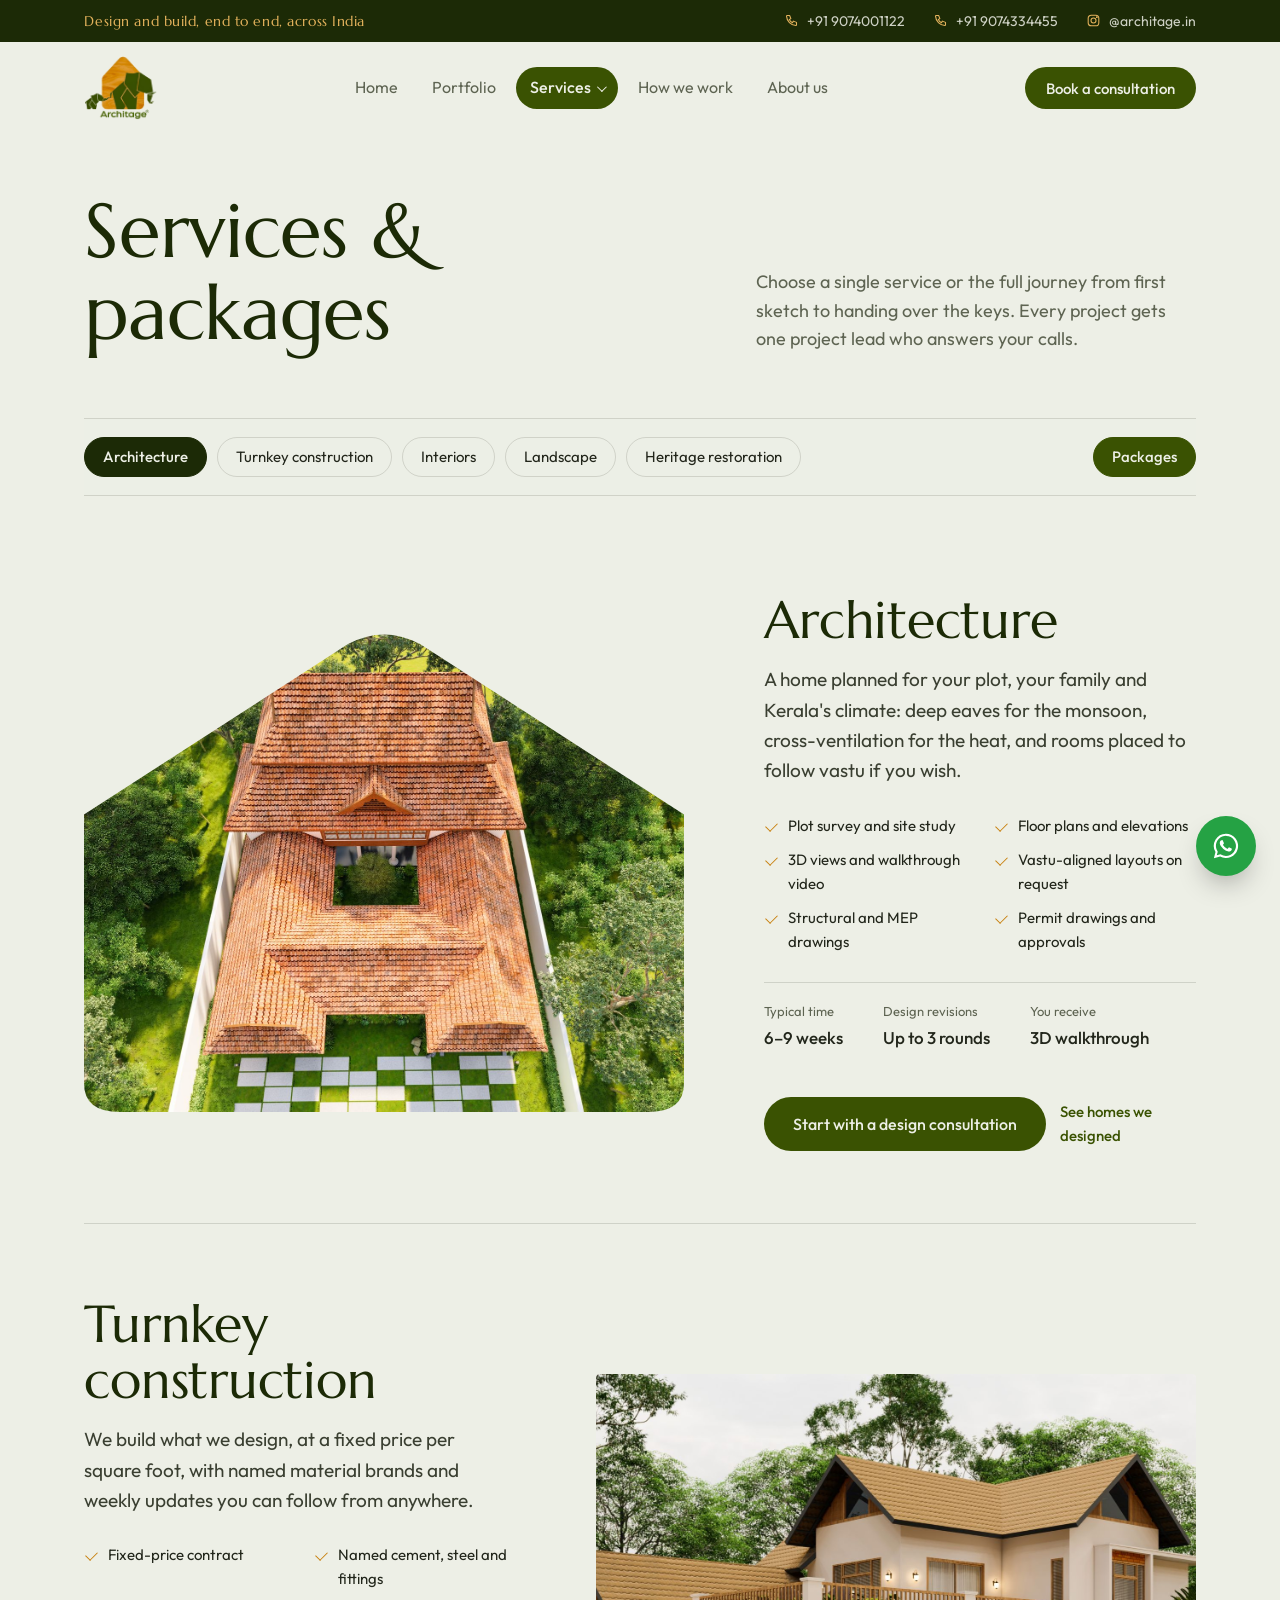
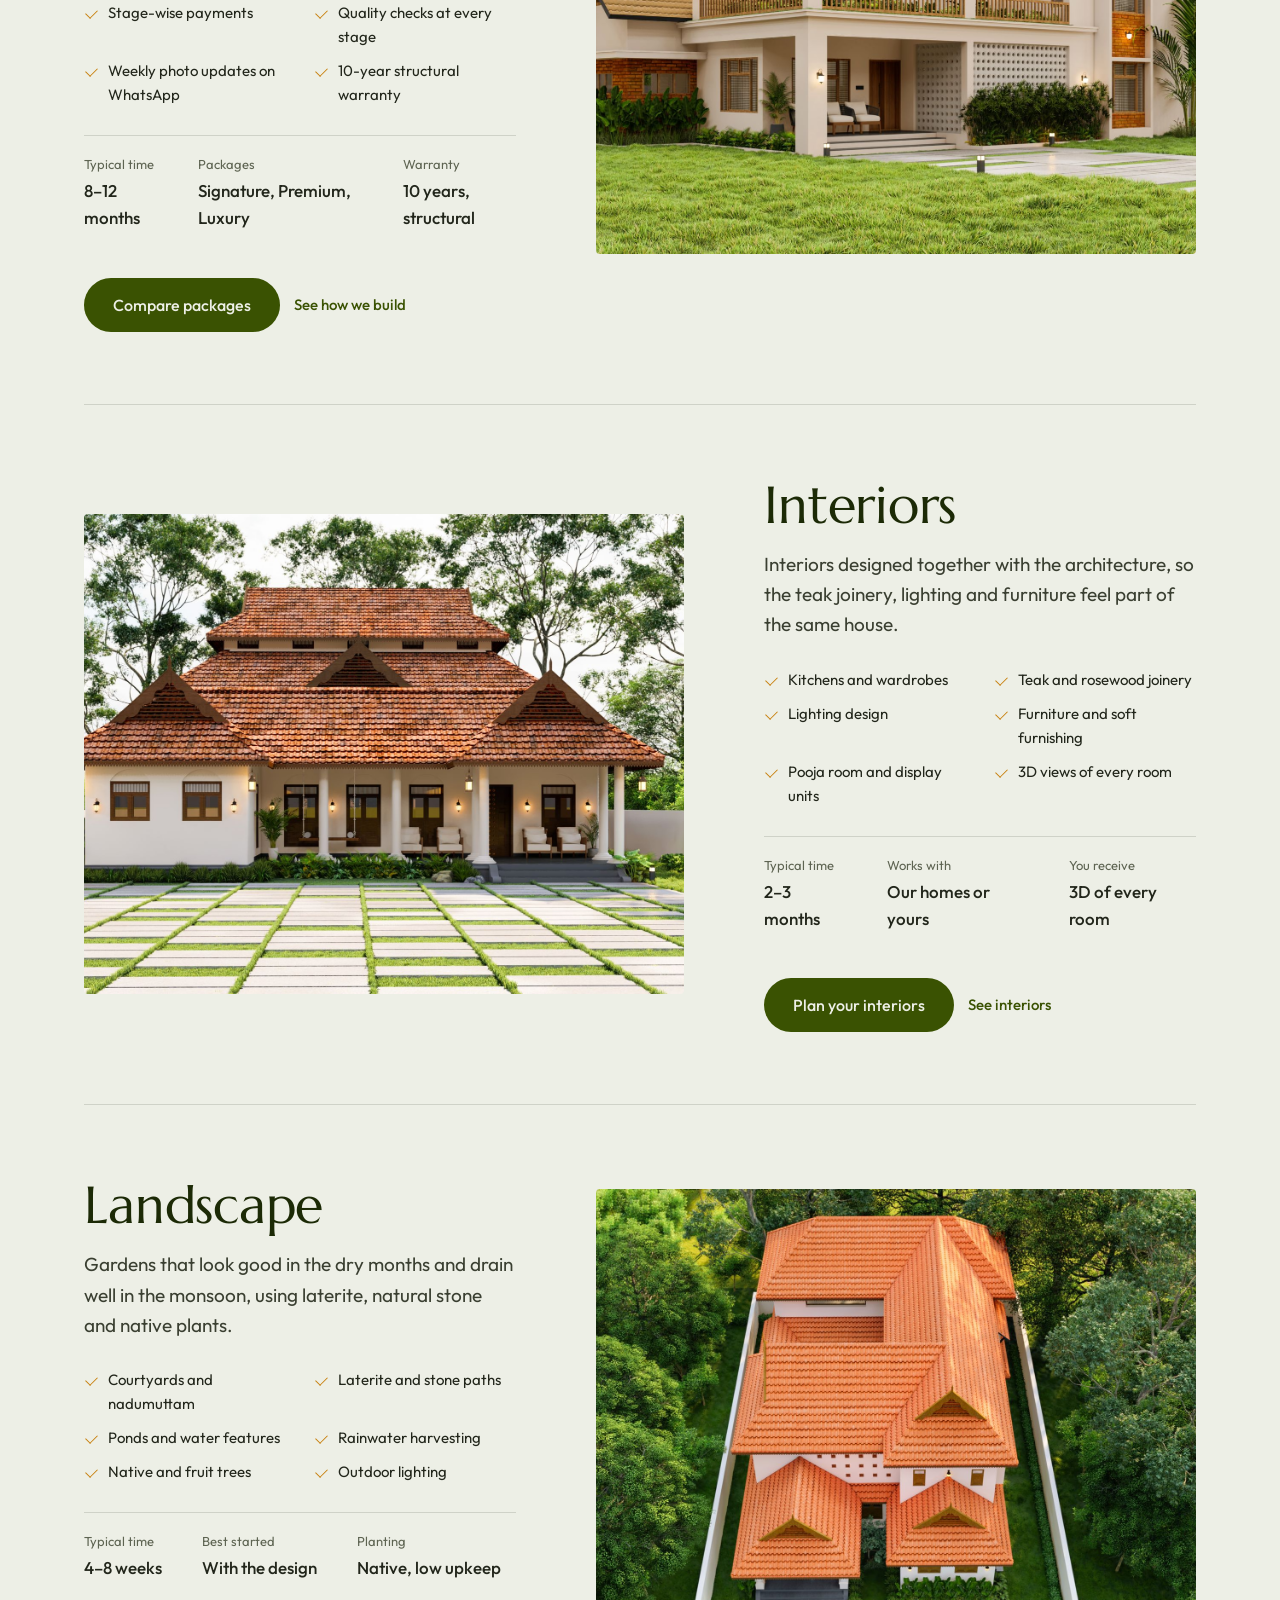
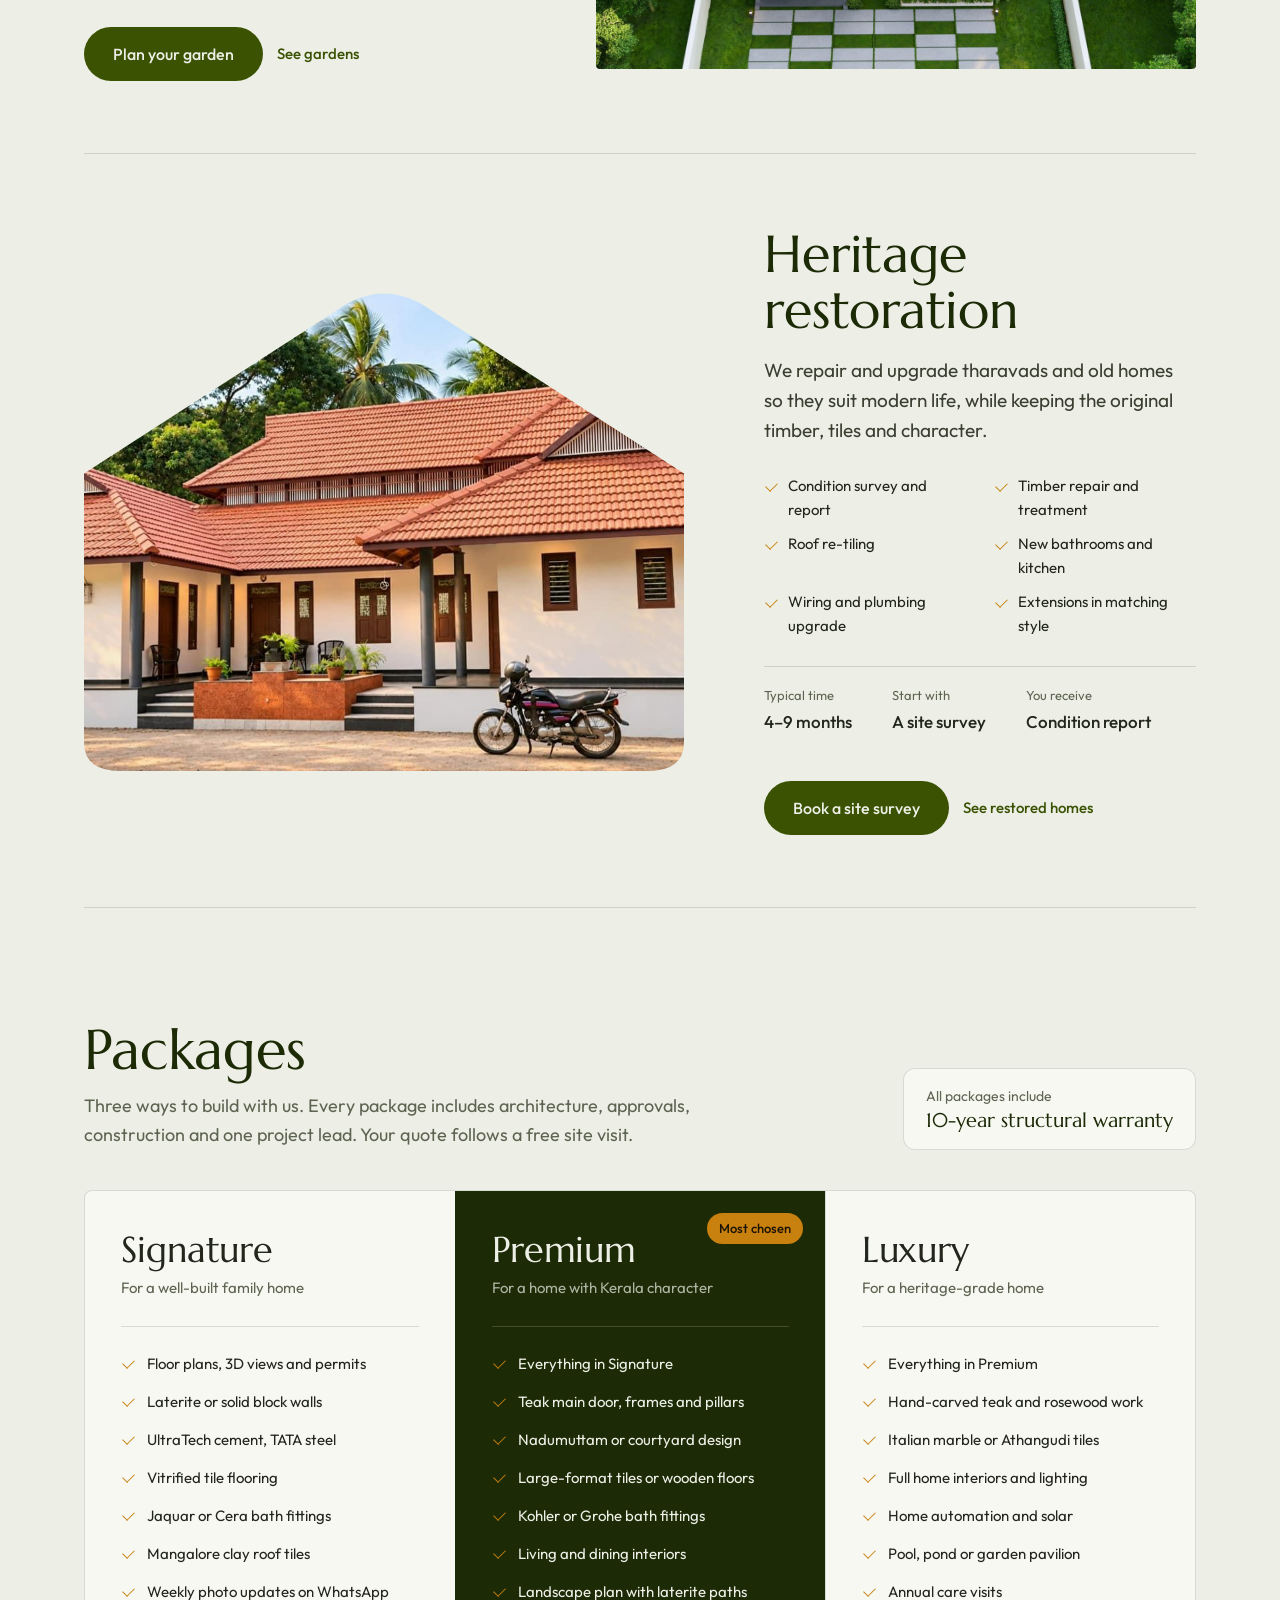
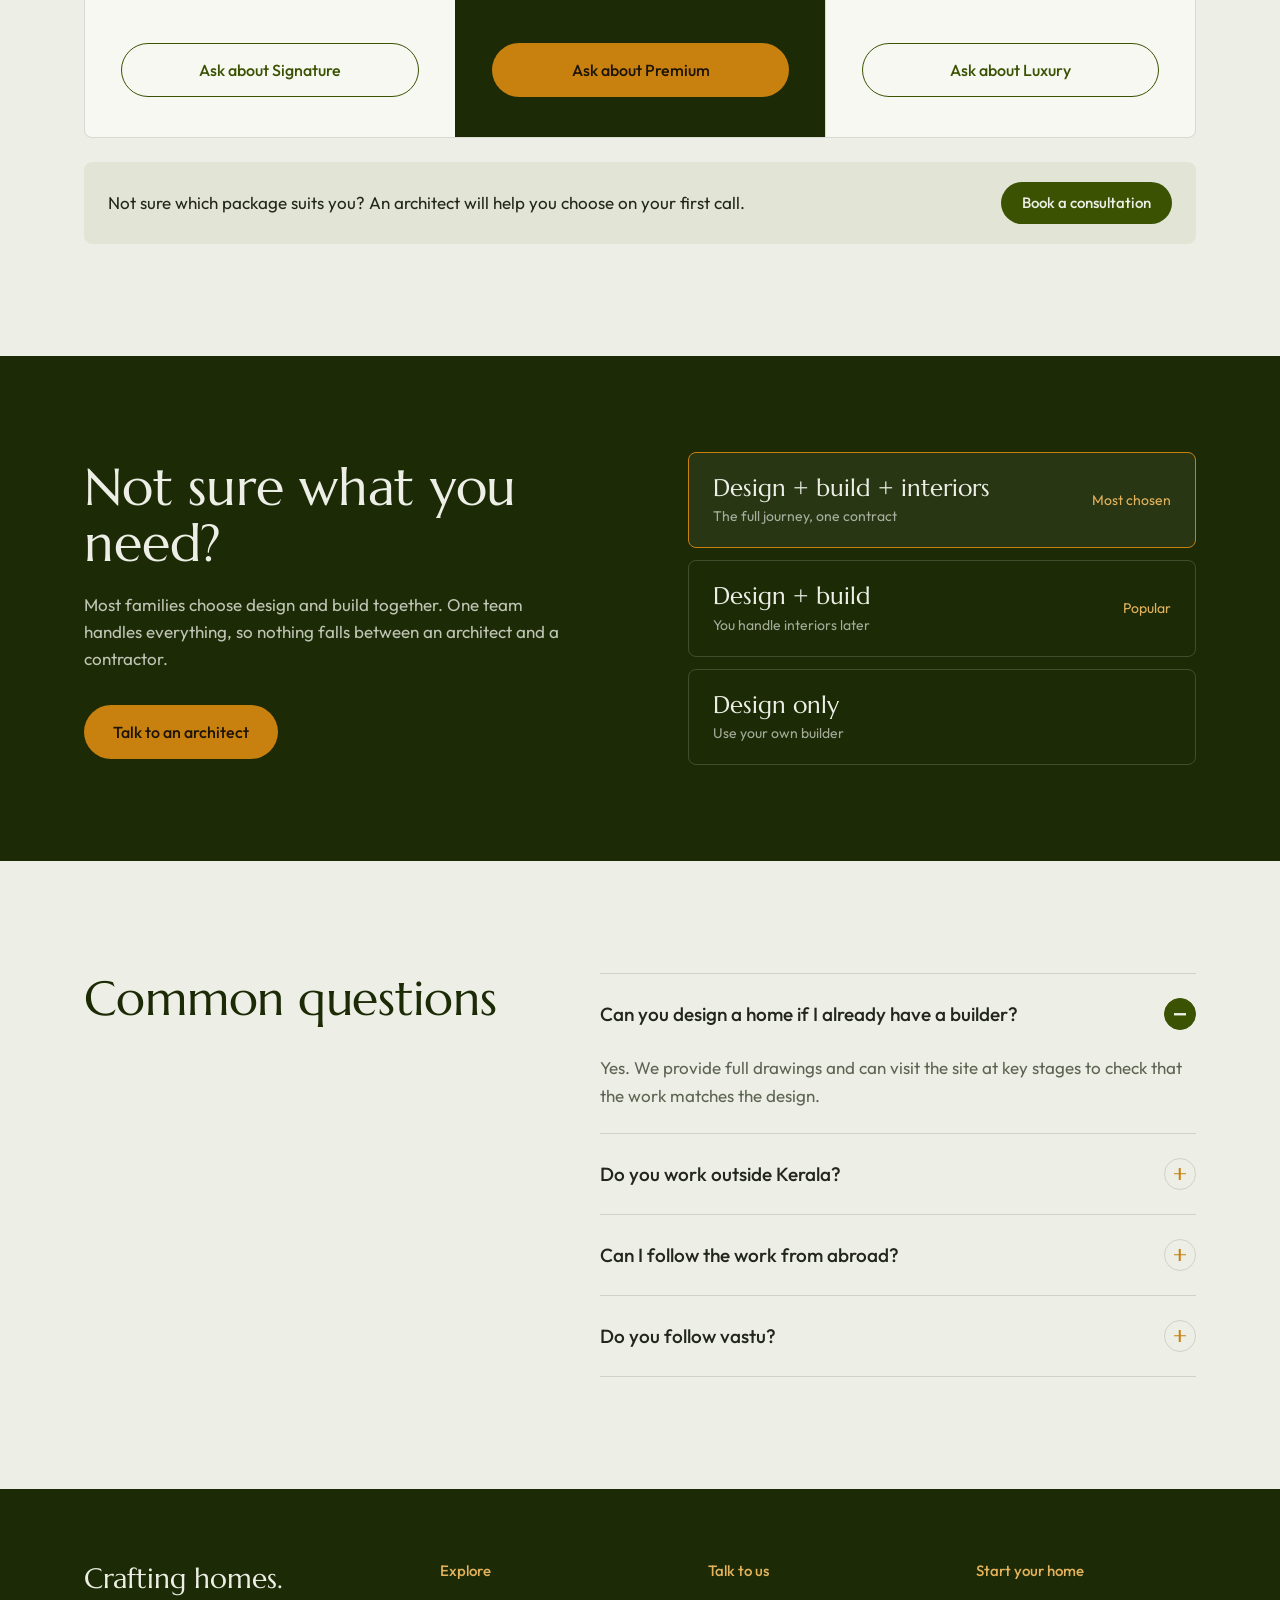
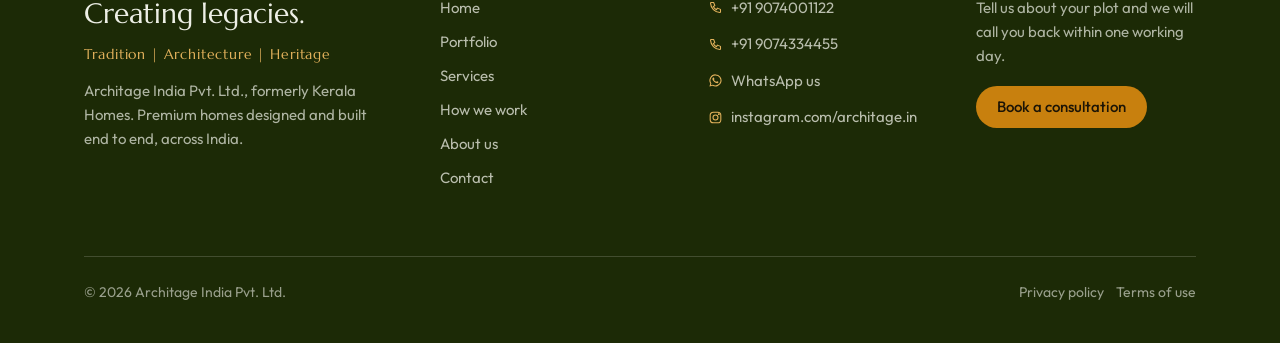
<file: services.html>
<!DOCTYPE html>
<html lang="en"><head><meta charset="utf-8"><meta name="viewport" content="width=device-width,initial-scale=1">
<title>Services & packages | Architage</title><meta name="description" content="Architecture, turnkey construction, interiors, landscape and heritage restoration, plus our packages."><meta name="theme-color" content="#1C2A06">
<link rel="icon" href="assets/img/favicon.png"><link rel="preload" href="assets/data/catalog.json" as="fetch" crossorigin>
<link rel="stylesheet" href="assets/css/site.css"><style>
.head{padding:56px 0 64px;display:grid;grid-template-columns:1fr 440px;gap:64px;align-items:end}
.head h1{font-size:76px;color:var(--forest)}
.head p{color:var(--muted);font-size:18px}
.jump{display:flex;gap:10px;padding:18px 0;border-top:1px solid var(--line);border-bottom:1px solid var(--line);margin-bottom:24px;position:sticky;top:92px;z-index:20;background:rgba(237,239,230,.95);backdrop-filter:blur(8px)}
.jump a{height:40px;padding:0 18px;border-radius:999px;border:1px solid var(--line);display:inline-flex;align-items:center;font-size:15px}
.jump a.on{border-color:var(--green);color:var(--green);font-weight:500}
.svc{display:grid;grid-template-columns:600px 1fr;gap:80px;align-items:center;padding:72px 0;border-bottom:1px solid var(--line)}
.svc.flip{grid-template-columns:1fr 600px}
.svc.flip .ph{order:2}
.svc .ph{height:480px;border-radius:4px;overflow:hidden}
.svc .ph.gable{border-radius:0}
.svc h2{font-size:52px;color:var(--forest)}
.svc .what{font-size:19px;color:#3A3F31;margin:16px 0 28px;max-width:540px;line-height:1.6}
.inc{display:grid;grid-template-columns:1fr 1fr;gap:10px 28px;margin-bottom:28px}
.inc li{list-style:none;font-size:15px;padding-left:24px;position:relative}
.inc li:before{content:"";position:absolute;left:2px;top:8px;width:10px;height:6px;border-left:1.5px solid var(--teak);border-bottom:1.5px solid var(--teak);transform:rotate(-45deg)}
.meta{display:flex;gap:40px;padding:18px 0;border-top:1px solid var(--line);margin-bottom:28px}
.meta div{font-size:13px;color:var(--muted)}
.meta b{display:block;font-size:17px;font-weight:500;color:var(--ink);margin-top:2px}
.links{display:flex;gap:14px;align-items:center}
.links .t{font-size:15px;color:var(--green);font-weight:500}
.together{background:var(--forest);color:var(--lime);margin-top:96px}
.together .wrap{padding-top:96px;padding-bottom:96px;display:grid;grid-template-columns:1fr 1fr;gap:96px;align-items:center}
.together h2{font-size:52px}
.together p{color:rgba(237,239,230,.78);margin:20px 0 32px;max-width:500px}
.combo{display:grid;gap:12px}
.combo>div{border:1px solid var(--line-lt);border-radius:8px;padding:20px 24px;display:flex;justify-content:space-between;align-items:center}
.combo b{font:400 24px Marcellus}
.combo small{display:block;font-size:14px;color:rgba(237,239,230,.65);margin-top:2px}
.combo span{font-size:14px;color:var(--teak-lt)}
.combo>div.hl{background:rgba(237,239,230,.06);border-color:var(--teak)}
.faq{padding:112px 0;display:grid;grid-template-columns:420px 1fr;gap:96px}
.faq h2{font-size:48px;color:var(--forest)}
.faq .q{border-bottom:1px solid var(--line);padding:24px 0}
.faq .q:first-child{border-top:1px solid var(--line)}
.faq .q b{display:flex;justify-content:space-between;font-weight:500;font-size:19px}
.faq .q b:after{content:"+";font:300 26px Outfit;color:var(--teak);line-height:1}
.faq .q.open b:after{content:"–"}
.faq .q p{color:var(--muted);margin-top:12px;max-width:640px}
.mini-foot{background:var(--forest);color:rgba(237,239,230,.7);padding:28px 0;font-size:14px}
.mini-foot .wrap{display:flex;justify-content:space-between}

.jump a.pk{margin-left:auto;background:var(--green);color:var(--lime);border-color:var(--green);font-weight:500}
.pkg{padding:112px 0 16px}
.pk-head{display:flex;justify-content:space-between;align-items:end;gap:64px;margin-bottom:40px}
.pk-head h2{font-size:56px;color:var(--forest)}
.pk-head p{color:var(--muted);font-size:18px;margin-top:12px;max-width:640px}
.pk-note{background:var(--paper);border:1px solid var(--line);border-radius:12px;padding:16px 22px;font-size:14px;color:var(--muted);flex:none}
.pk-note b{display:block;font:400 20px Marcellus;color:var(--forest)}
.tiers{display:grid;grid-template-columns:repeat(var(--n,3),1fr);border:1px solid var(--line);border-radius:8px;overflow:hidden;background:var(--paper)}
.tier{padding:40px 36px;border-left:1px solid var(--line);position:relative;display:flex;flex-direction:column}
.tier:first-child{border-left:0}
.tier.pick{background:var(--forest);color:var(--lime)}
.tier .badge{position:absolute;top:22px;right:22px;background:var(--teak);color:#1C1406;font-size:13px;font-weight:500;padding:5px 12px;border-radius:999px}
.tier h3{font-size:36px}
.tier .for{font-size:15px;margin-top:6px;color:var(--muted)}
.tier.pick .for{color:rgba(237,239,230,.7)}
.tier ul{list-style:none;margin:26px 0 32px;border-top:1px solid var(--line);padding-top:18px;flex:1}
.tier.pick ul{border-color:var(--line-lt)}
.tier li{font-size:15px;padding:7px 0 7px 26px;position:relative}
.tier li:before{content:"";position:absolute;left:2px;top:14px;width:10px;height:6px;border-left:1.5px solid var(--teak);border-bottom:1.5px solid var(--teak);transform:rotate(-45deg)}
.tier .btn{width:100%;justify-content:center}
.pk-foot{display:flex;justify-content:space-between;align-items:center;margin-top:24px;padding:20px 24px;border-radius:8px;background:var(--lime-2);color:var(--ink)}
/* mobile */
@media (max-width:600px){
.jump a.pk{margin-left:0}
.pkg{padding:64px 0 8px}
.pk-head{flex-direction:column;align-items:flex-start;gap:16px;margin-bottom:24px}
.pk-head h2{font-size:36px}
.tiers{grid-template-columns:1fr}
.tier{border-left:0;border-top:1px solid var(--line);padding:28px 22px}
.tier.pick{order:-1;border-top:0}
.pk-foot{flex-direction:column;align-items:stretch;gap:14px}

.head{grid-template-columns:1fr;gap:14px;padding:16px 0 28px}
.head h1{font-size:42px}
.head p{font-size:17px}
.jump{margin:0 -20px 8px;padding:14px 20px;overflow:hidden}
.jump a{flex:none}
.svc,.svc.flip{grid-template-columns:1fr;gap:24px;padding:48px 0}
.svc.flip .ph{order:0}
.svc .ph{height:260px}
.svc h2{font-size:36px}
.svc .what{font-size:17px;margin:12px 0 22px}
.inc{grid-template-columns:1fr}
.meta{gap:14px 24px;flex-wrap:wrap}
.links{flex-direction:column;align-items:stretch;gap:16px;text-align:center}
.links .btn{justify-content:center}
.together{margin-top:56px}
.together .wrap{grid-template-columns:1fr;gap:32px;padding-top:56px;padding-bottom:56px}
.together h2{font-size:36px}
.combo>div{padding:16px 18px}
.combo b{font-size:20px}
.faq{grid-template-columns:1fr;gap:24px;padding:64px 0}
.faq h2{font-size:34px}
.faq .q b{font-size:17px;gap:16px}
}

.jump a{transition:background .25s,color .25s,border-color .25s}
.jump a:hover{border-color:var(--green)}
.jump a.on{background:var(--forest);color:var(--lime);border-color:var(--forest)}
.jump a.pk.on{background:var(--teak);border-color:var(--teak);color:#1C1406}
.tier{transition:transform .35s ease,box-shadow .35s ease}
.tier:hover{transform:translateY(-6px);box-shadow:0 24px 40px -24px rgba(28,42,6,.45);z-index:2}
.links .t{transition:color .2s}.links .t:hover{color:var(--forest);text-decoration:underline}
@media (max-width:1200px) and (min-width:601px){.svc{grid-template-columns:46% 1fr;gap:56px}.svc.flip{grid-template-columns:1fr 46%}.head{grid-template-columns:1fr 360px}}
@media (max-width:900px) and (min-width:601px){.svc,.svc.flip{grid-template-columns:1fr}.svc.flip .ph{order:0}.tiers{grid-template-columns:1fr}.tier{border-left:0;border-top:1px solid var(--line)}.together .wrap,.faq{grid-template-columns:1fr}.jump{overflow-x:auto}}
@media (max-width:600px){.jump{overflow-x:auto!important;top:64px;scrollbar-width:none}.jump::-webkit-scrollbar{display:none}.faq .acc{margin-top:8px}}/* sticky bar sits right under the fixed header */
.jump{top:76px}
html{scroll-padding-top:170px}
@media (max-width:600px){.jump{top:64px}html{scroll-padding-top:150px}}
</style></head>
<body data-page="services"><a class="skip" href="#main">Skip to content</a>
<div id="site-header"></div>
<main id="main"><div class="loading" aria-live="polite"><span></span>Loading</div></main>
<div id="site-footer"></div>
<script src="assets/js/site.js" defer></script>
<script src="assets/js/catalog.js" defer></script>
</body></html>
</file>
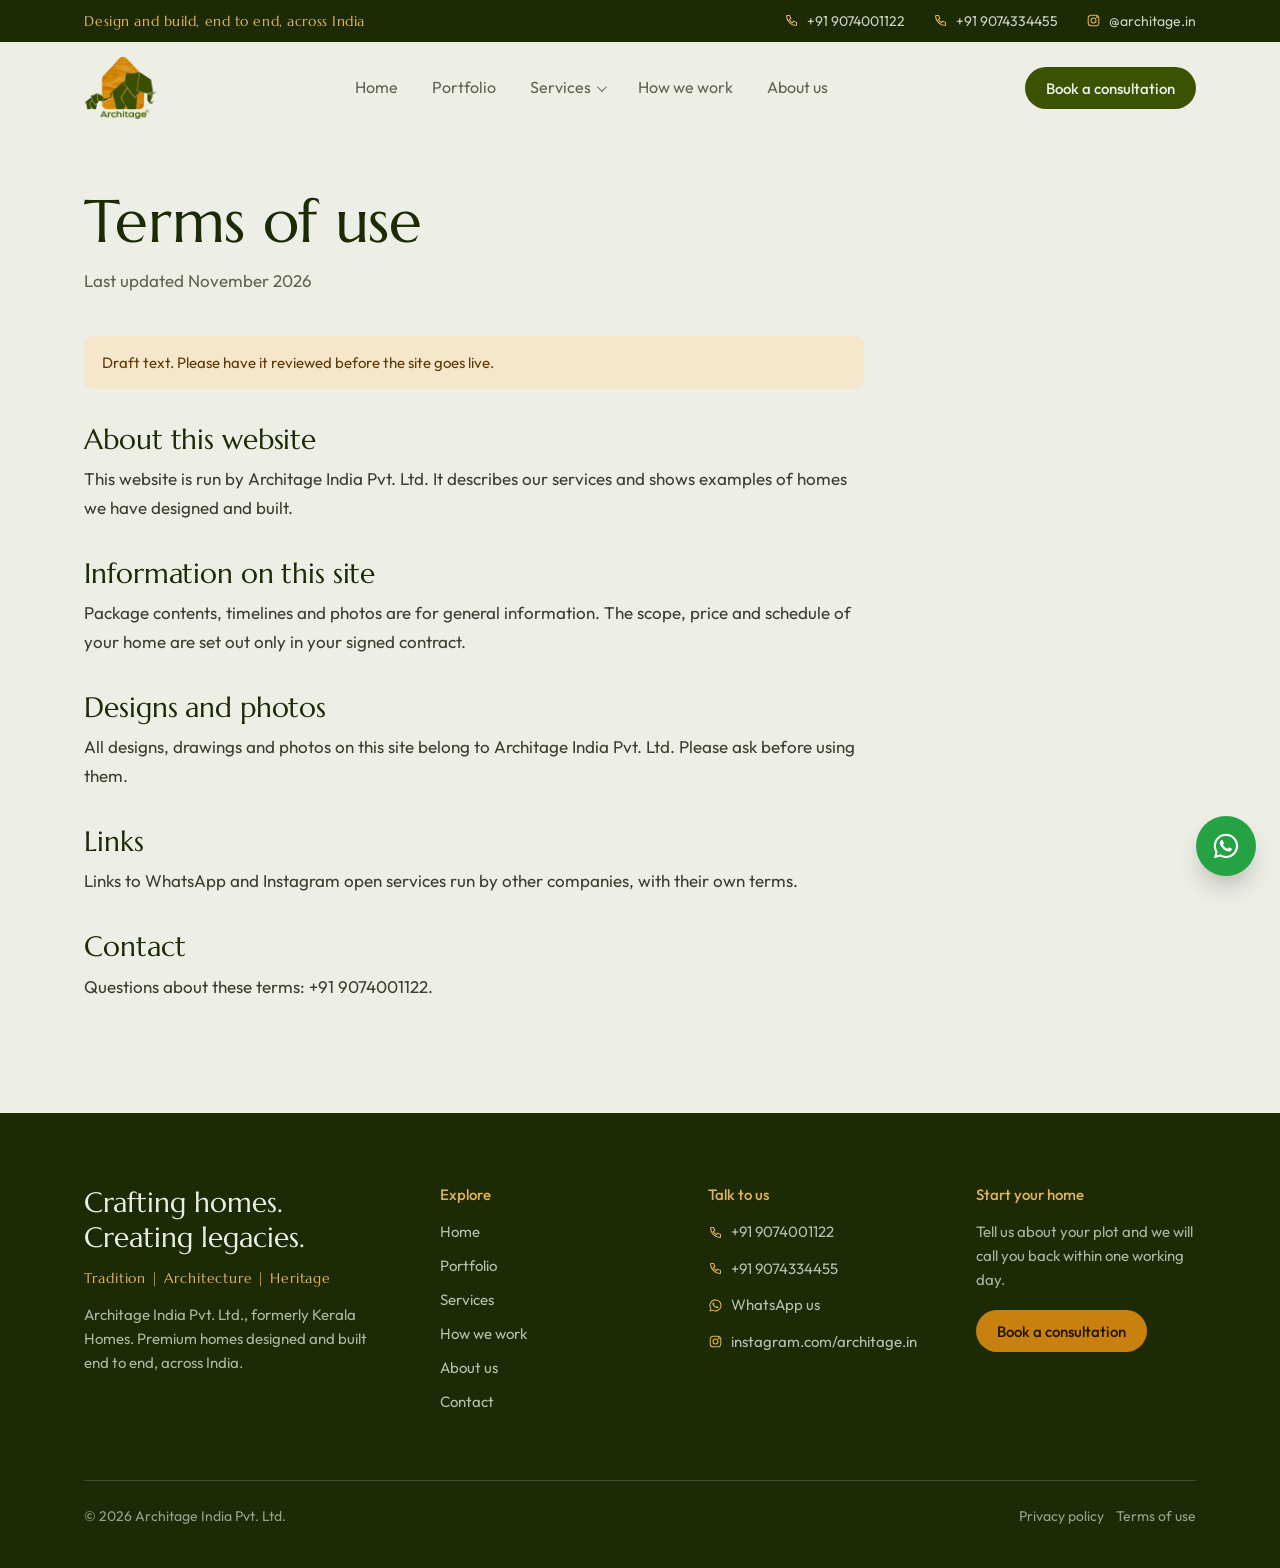
<file: terms.html>
<!DOCTYPE html>
<html lang="en"><head><meta charset="utf-8"><meta name="viewport" content="width=device-width,initial-scale=1">
<title>Terms of use | Architage</title><meta name="description" content="Terms of use for the Architage website."><meta name="theme-color" content="#1C2A06">
<link rel="icon" href="assets/img/favicon.png"><link rel="preload" href="assets/data/catalog.json" as="fetch" crossorigin>
<link rel="stylesheet" href="assets/css/site.css"><style>.legal{max-width:780px;padding:56px 0 112px}.legal h1{font-size:60px;color:var(--forest);margin-bottom:12px}.legal .upd{color:var(--muted);margin-bottom:40px}
.legal h2{font-size:28px;color:var(--forest);margin:36px 0 10px}.legal p,.legal li{color:#3A3F31;line-height:1.7}.legal ul{padding-left:20px}
.legal .note{background:#F5E6CC;color:#5E3B05;border-radius:8px;padding:14px 18px;font-size:15px}
@media (max-width:600px){.legal{padding:16px 0 64px}.legal h1{font-size:40px}}</style></head>
<body data-page="terms"><a class="skip" href="#main">Skip to content</a>
<div id="site-header"></div>
<main id="main">
<div class="wrap"><article class="legal"><h1>Terms of use</h1><p class="upd">Last updated November 2026</p>
<p class="note">Draft text. Please have it reviewed before the site goes live.</p>
<h2>About this website</h2><p>This website is run by <span data-c="LegalName">Architage India Pvt. Ltd.</span> It describes our services and shows examples of homes we have designed and built.</p>
<h2>Information on this site</h2><p>Package contents, timelines and photos are for general information. The scope, price and schedule of your home are set out only in your signed contract.</p>
<h2>Designs and photos</h2><p>All designs, drawings and photos on this site belong to <span data-c="LegalName">Architage India Pvt. Ltd.</span> Please ask before using them.</p>
<h2>Links</h2><p>Links to WhatsApp and Instagram open services run by other companies, with their own terms.</p>
<h2>Contact</h2><p>Questions about these terms: <span data-c="Phones.0"></span>.</p></article></div>
</main>
<div id="site-footer"></div>
<script src="assets/js/site.js" defer></script>
<script src="assets/js/catalog.js" defer></script>
</body></html>
</file>
<file: assets/css/site.css>
@font-face{font-family:Marcellus;src:url(../fonts/marcellus-latin-400-normal.woff2)}
@font-face{font-family:Outfit;font-weight:300;src:url(../fonts/outfit-latin-300-normal.woff2)}
@font-face{font-family:Outfit;font-weight:400;src:url(../fonts/outfit-latin-400-normal.woff2)}
@font-face{font-family:Outfit;font-weight:500;src:url(../fonts/outfit-latin-500-normal.woff2)}
@font-face{font-family:Outfit;font-weight:600;src:url(../fonts/outfit-latin-600-normal.woff2)}
:root{
  --forest:#1C2A06; --green:#3A5202; --green-2:#4F6B12; --teak:#C8800E; --teak-lt:#E3B25C;
  --laterite:#9A4426; --lime:#EDEFE6; --lime-2:#E2E5D6; --paper:#F7F8F2; --ink:#22261B; --muted:#5E6452;
  --line:rgba(34,38,27,.14); --line-lt:rgba(237,239,230,.18);
}
*{box-sizing:border-box;margin:0;padding:0}
body{background:var(--lime);color:var(--ink);font:400 17px/1.6 Outfit,sans-serif;-webkit-font-smoothing:antialiased}
img{display:block;max-width:100%}
h1,h2,h3,.serif{font-family:Marcellus,serif;font-weight:400;letter-spacing:-.005em;line-height:1.08}
a{color:inherit;text-decoration:none}
.wrap{width:100%;max-width:1440px;margin:0 auto;padding:0 clamp(20px,6.6vw,96px)}
.btn{display:inline-flex;align-items:center;gap:10px;height:54px;padding:0 28px;border-radius:999px;font:500 16px Outfit;border:1.5px solid transparent;white-space:nowrap}
.btn-primary{background:var(--green);color:var(--lime)}
.btn-teak{background:var(--teak);color:#1C1406}
.btn-ghost{border-color:currentColor}
.btn-sm{height:42px;padding:0 20px;font-size:15px}
/* Nav */
.nav{display:flex;align-items:center;height:92px;gap:44px}
.brand{display:flex;align-items:center;gap:12px;margin-right:auto}
.brand img{height:64px}
.nav-links{display:flex;gap:6px;font-size:16px;color:var(--muted)}
.nav-links{align-items:center}
.nav-links a{padding:8px 14px;border-radius:999px}
.nav-links a.on{color:var(--lime);background:var(--green);font-weight:500;box-shadow:0 0 0 3px rgba(200,128,14,.0)}
.nav-links a.on:after{content:"";display:block;height:2px;width:18px;background:var(--teak-lt);margin:2px auto -4px;border-radius:1px}
.nav .login{font-size:16px;color:var(--green);font-weight:500}
/* gable mask: the logo's house shape */
.gable{-webkit-mask:url("data:image/svg+xml,%3Csvg xmlns='http://www.w3.org/2000/svg' viewBox='0 0 100 100' preserveAspectRatio='none'%3E%3Cpath d='M0 38 L44 2.5 Q50 -1.5 56 2.5 L100 38 V94 Q100 100 94 100 H6 Q0 100 0 94 Z'/%3E%3C/svg%3E") center/100% 100% no-repeat;
  mask:url("data:image/svg+xml,%3Csvg xmlns='http://www.w3.org/2000/svg' viewBox='0 0 100 100' preserveAspectRatio='none'%3E%3Cpath d='M0 38 L44 2.5 Q50 -1.5 56 2.5 L100 38 V94 Q100 100 94 100 H6 Q0 100 0 94 Z'/%3E%3C/svg%3E") center/100% 100% no-repeat}
.cover{width:100%;height:100%;object-fit:cover}
.muted{color:var(--muted)}
.tag{display:inline-flex;align-items:center;height:28px;padding:0 12px;border-radius:6px;font-size:13px;font-weight:500;background:var(--lime-2);color:var(--green)}
.tag.built{background:#E6EBD3;color:var(--green)}
.tag.wip{background:#F5E6CC;color:#7A4C05}
/* footer */
.foot{background:var(--forest);color:var(--lime);padding:72px 0 40px}
.foot .cols{display:grid;grid-template-columns:1.4fr 1fr 1fr 1fr;gap:48px}
.foot h4{font:500 15px Outfit;color:var(--teak-lt);margin-bottom:16px}
.foot li{list-style:none;color:rgba(237,239,230,.75);font-size:15px;margin-bottom:10px}
.foot .motto{font-family:Marcellus;font-size:28px;line-height:1.25}
.foot .base{margin-top:56px;padding-top:24px;border-top:1px solid var(--line-lt);display:flex;justify-content:space-between;font-size:14px;color:rgba(237,239,230,.6)}

/* ---------- Mobile (shared) ---------- */
.burger,.mbar{display:none}
@media (max-width:600px){
  body{font-size:16px;padding-bottom:86px}
  .wrap{width:auto;padding:0 20px}
  .nav{height:68px;gap:10px}
  .brand{margin-right:0}
  .brand img{height:48px}
  .nav-links{margin-right:auto;gap:0}
  .nav-links a{display:none}
  .nav-links a.on{display:inline-block;font-size:14px;padding:7px 14px}
  .nav-links a.on:after{margin:1px auto -3px}
  .nav .login,.nav>.btn{display:none}
  .burger{display:grid;place-items:center;width:42px;height:42px;border-radius:50%;border:1px solid var(--line)}
  .burger i{width:16px;height:10px;border-top:1.5px solid var(--ink);border-bottom:1.5px solid var(--ink)}
  .btn{height:50px;padding:0 22px;font-size:15px}
  .mbar{display:flex;position:fixed;left:0;right:0;bottom:0;gap:10px;padding:12px 16px 22px;background:rgba(237,239,230,.97);border-top:1px solid var(--line);z-index:20}
  .mbar .btn{flex:1;justify-content:center;padding:0 12px}
  .mbar .wa{flex:0 0 auto;background:#fff;border-color:var(--line);color:var(--green)}
  .foot{padding:48px 0 32px}
  .foot .cols{grid-template-columns:1fr 1fr;gap:32px}
  .foot .cols>div:first-child{grid-column:1/-1}
  .foot .base{flex-direction:column;gap:6px;margin-top:36px}
  .mini-foot .wrap{flex-direction:column;gap:4px}
}

/* ---------- Round 2: contact bar, nav with dropdown, footer ---------- */
.topbar{background:var(--forest);color:rgba(237,239,230,.85);font-size:14px}
.topbar .wrap{display:flex;align-items:center;height:42px;gap:28px}
.topbar .motto-sm{font:400 14px Marcellus;letter-spacing:.04em;color:var(--teak-lt);margin-right:auto}
.topbar a{display:inline-flex;align-items:center;gap:8px}
.topbar svg{width:15px;height:15px;color:var(--teak-lt)}
.nav .brand{margin-right:0}
.nav .nav-links{margin:0 auto}
.dd{position:relative;display:inline-flex}
.dd>a{display:inline-flex;align-items:center;gap:6px}
.dd>a .car{width:7px;height:7px;border-right:1.5px solid currentColor;border-bottom:1.5px solid currentColor;transform:rotate(45deg) translateY(-2px)}
.ddm{display:none;position:absolute;top:calc(100% + 10px);left:50%;transform:translateX(-50%);background:var(--paper);border:1px solid var(--line);border-radius:12px;padding:8px;min-width:230px;box-shadow:0 18px 40px -16px rgba(28,42,6,.35);z-index:30}
.dd.open .ddm{display:block}
.ddm a{display:block!important;padding:10px 12px!important;border-radius:8px!important;color:var(--ink)!important;background:none!important;font-weight:400!important}
.ddm a:after{display:none!important}
.ddm a small{display:block;font-size:13px;color:var(--muted)}
.ddm a.cur{background:var(--lime-2)!important}
.foot .brandline{font:400 14px Marcellus;letter-spacing:.06em;color:var(--teak-lt);margin-top:14px}
.foot li a{display:inline-flex;align-items:center;gap:8px}
.foot li svg{width:15px;height:15px;color:var(--teak-lt)}
.foot .start p{color:rgba(237,239,230,.7);font-size:15px;margin-bottom:18px}
@media (max-width:600px){
  .topbar{display:none}
  .nav .nav-links{margin:0 auto 0 0}
  .dd .ddm{display:none!important}
  .dd>a .car{display:none}
  .foot .start{grid-column:1/-1}
}
.dd>a.on:after{display:none}

/* =========================================================
   Live site layer: header, drawer, motion, components
   ========================================================= */
html{scroll-behavior:smooth;scroll-padding-top:110px}
body{overflow-x:hidden}
a,button{-webkit-tap-highlight-color:transparent}
button{font:inherit;color:inherit;background:none;border:0;cursor:pointer}
:focus-visible{outline:2.5px solid var(--teak);outline-offset:3px;border-radius:6px}
.skip{position:absolute;left:-999px;top:8px;background:var(--forest);color:var(--lime);padding:10px 16px;border-radius:8px;z-index:100}
.skip:focus{left:12px}
@view-transition{navigation:auto}
::view-transition-old(root){animation:vt-out .28s ease both}
::view-transition-new(root){animation:vt-in .42s cubic-bezier(.2,.7,.2,1) both}
@keyframes vt-out{to{opacity:0;transform:translateY(-6px)}}
@keyframes vt-in{from{opacity:0;transform:translateY(10px)}}

/* sticky header */
.site-head{position:sticky;top:0;z-index:50;background:rgba(237,239,230,.92);backdrop-filter:saturate(1.2) blur(10px);-webkit-backdrop-filter:blur(10px);transition:box-shadow .3s ease,background .3s ease}
.site-head.scrolled{box-shadow:0 10px 30px -18px rgba(28,42,6,.35);background:rgba(237,239,230,.97)}
.site-head .nav{transition:height .3s ease}
.site-head.scrolled .nav{height:76px}
.site-head.scrolled .brand img{height:54px}
.brand img{transition:height .3s ease}
.nav-links a{transition:background .25s ease,color .25s ease}
.nav-links a:not(.on):hover{color:var(--ink);background:var(--lime-2)}
.btn{transition:transform .2s ease,background .25s ease,box-shadow .25s ease,color .25s ease,border-color .25s ease;cursor:pointer}
.btn:hover{transform:translateY(-2px);box-shadow:0 10px 22px -12px rgba(28,42,6,.55)}
.btn:active{transform:translateY(0)}
.btn-primary:hover{background:var(--green-2)}
.btn-teak:hover{background:#D98F1A}
.btn-ghost:hover{background:rgba(58,82,2,.06)}
/* dropdown */
.ddm{display:block!important;opacity:0;visibility:hidden;transform:translate(-50%,6px);transition:opacity .22s ease,transform .22s ease,visibility .22s}
.dd:hover .ddm,.dd:focus-within .ddm,.dd.open .ddm{opacity:1;visibility:visible;transform:translate(-50%,0)}
.dd:after{content:"";position:absolute;left:0;right:0;top:100%;height:14px}
.ddm a:hover{background:var(--lime-2)!important}
.ddm a.cur{background:none!important}
.ddm a.cur:hover{background:var(--lime-2)!important}
/* burger + drawer */
.burger{cursor:pointer}
.drawer{position:fixed;inset:0;z-index:90;background:var(--forest);color:var(--lime);display:flex;flex-direction:column;padding:16px 20px 28px;transform:translateX(100%);transition:transform .45s cubic-bezier(.7,0,.2,1);visibility:hidden}
.drawer.open{transform:none;visibility:visible}
.drawer .d-top{display:flex;align-items:center;justify-content:space-between;height:56px}
.drawer .d-top img{height:46px;background:var(--lime);border-radius:10px;padding:3px 6px}
.drawer .d-close{width:44px;height:44px;border-radius:50%;border:1px solid var(--line-lt);display:grid;place-items:center}
.drawer .d-close svg{width:20px;height:20px}
.drawer nav{margin-top:20px;display:flex;flex-direction:column}
.drawer nav a{font:400 30px/1 Marcellus;padding:14px;border-radius:14px;color:rgba(237,239,230,.82);display:flex;justify-content:space-between;align-items:center;opacity:0;transform:translateX(24px);transition:opacity .4s ease,transform .4s ease,background .2s}
.drawer.open nav a{opacity:1;transform:none}
.drawer.open nav a:nth-child(2){transition-delay:.05s}.drawer.open nav a:nth-child(3){transition-delay:.1s}.drawer.open nav a:nth-child(4){transition-delay:.15s}.drawer.open nav a:nth-child(5){transition-delay:.2s}.drawer.open nav a:nth-child(6){transition-delay:.25s}
.drawer nav a.on{background:rgba(237,239,230,.1);color:var(--lime);box-shadow:inset 4px 0 0 var(--teak)}
.drawer nav a.on small{font:500 12px Outfit;color:var(--forest);background:var(--teak-lt);padding:3px 10px;border-radius:999px}
.drawer nav a.sub{font:400 18px Outfit;padding:2px 14px 12px 34px;color:rgba(237,239,230,.65)}
.drawer .d-acts{margin-top:auto;display:grid;gap:10px}
.drawer .d-motto{font:400 13px Marcellus;letter-spacing:.12em;color:var(--teak-lt);text-align:center;margin-bottom:6px}
.drawer .d-row{display:flex;align-items:center;gap:12px;border:1px solid var(--line-lt);border-radius:14px;padding:14px 16px;font-size:16px}
.drawer .d-row svg{width:18px;height:18px;color:var(--teak-lt)}
.drawer .d-row span{flex:1}
.drawer .d-two{display:grid;grid-template-columns:1fr 1fr;gap:10px}
.drawer .d-two a{height:50px;border-radius:999px;display:flex;align-items:center;justify-content:center;gap:8px;font-weight:500}
.drawer .d-two svg{width:20px;height:20px}
body.lock{overflow:hidden}
/* WhatsApp float (desktop) */
.wa-float{position:fixed;right:24px;bottom:24px;z-index:40;width:60px;height:60px;border-radius:50%;background:#25A244;display:grid;place-items:center;box-shadow:0 14px 30px -12px rgba(0,0,0,.45);transition:transform .25s ease}
.wa-float:hover{transform:scale(1.07)}
.wa-float svg{width:30px;height:30px}
@media (max-width:600px){.wa-float{display:none}}
/* reveal on scroll */
.reveal{opacity:0;transform:translateY(28px);transition:opacity .8s cubic-bezier(.2,.7,.2,1),transform .8s cubic-bezier(.2,.7,.2,1)}
.reveal.in{opacity:1;transform:none}
.rv-img{clip-path:inset(8% 8% 8% 8% round 6px);transition:clip-path 1.1s cubic-bezier(.2,.7,.2,1)}
.rv-img.in{clip-path:inset(0 0 0 0 round 0)}
/* image hover zoom */
.zoom{overflow:hidden}
.zoom img{transition:transform 1.1s cubic-bezier(.2,.7,.2,1)}
.zoom:hover img,a:hover .zoom img,.card:hover .zoom img{transform:scale(1.05)}
/* hero load sequence */
.hero-in>*{opacity:0;transform:translateY(22px);animation:heroIn .9s cubic-bezier(.2,.7,.2,1) forwards}
.hero-in>*:nth-child(2){animation-delay:.12s}.hero-in>*:nth-child(3){animation-delay:.24s}.hero-in>*:nth-child(4){animation-delay:.36s}.hero-in>*:nth-child(5){animation-delay:.48s}.hero-in>*:nth-child(6){animation-delay:.6s}
@keyframes heroIn{to{opacity:1;transform:none}}
/* slideshow */
.slides{position:absolute;inset:0}
.slides img{position:absolute;inset:0;width:100%;height:100%;object-fit:cover;opacity:0;transform:scale(1.08);transition:opacity 1.4s ease,transform 7s linear}
.slides img.on{opacity:1;transform:scale(1)}
.thumbs{position:absolute;right:-12px;bottom:-26px;display:flex;gap:10px;z-index:3}
.thumbs button{width:72px;height:54px;border-radius:10px;overflow:hidden;border:2.5px solid var(--lime);box-shadow:0 8px 20px -10px rgba(0,0,0,.4);opacity:.75;transition:opacity .3s,transform .3s,border-color .3s;padding:0}
.thumbs button img{width:100%;height:100%;object-fit:cover}
.thumbs button.on{opacity:1;border-color:var(--teak);transform:translateY(-4px)}
.thumbs button:hover{opacity:1}
.chip .chip-n{transition:opacity .4s ease}
/* accordion */
.acc-i{border-bottom:1px solid var(--line)}
.acc-i:first-child{border-top:1px solid var(--line)}
.acc-b{width:100%;display:flex;justify-content:space-between;align-items:center;gap:20px;padding:24px 0;text-align:left;font-weight:500;font-size:19px}
.acc-b .pm{width:32px;height:32px;border-radius:50%;border:1px solid var(--line);flex:none;position:relative;transition:background .3s,border-color .3s,transform .3s}
.acc-b .pm:before,.acc-b .pm:after{content:"";position:absolute;left:50%;top:50%;width:12px;height:1.5px;background:var(--teak);transform:translate(-50%,-50%);transition:transform .3s,background .3s}
.acc-b .pm:after{transform:translate(-50%,-50%) rotate(90deg)}
.acc-i.open .pm{background:var(--green);border-color:var(--green)}
.acc-i.open .pm:before,.acc-i.open .pm:after{background:var(--lime)}
.acc-i.open .pm:after{transform:translate(-50%,-50%) rotate(0)}
.acc-p{display:grid;grid-template-rows:0fr;transition:grid-template-rows .4s ease}
.acc-i.open .acc-p{grid-template-rows:1fr}
.acc-p>div{overflow:hidden}
.acc-p p{color:var(--muted);padding-bottom:24px;max-width:680px}
/* lightbox */
.lb{position:fixed;inset:0;z-index:95;background:rgba(14,21,3,.92);display:grid;place-items:center;opacity:0;visibility:hidden;transition:opacity .3s,visibility .3s}
.lb.open{opacity:1;visibility:visible}
.lb img{max-width:min(1200px,92vw);max-height:82vh;border-radius:6px;transform:scale(.96);transition:transform .35s ease}
.lb.open img{transform:none}
.lb button{position:absolute;color:#fff;width:52px;height:52px;border-radius:50%;border:1px solid rgba(255,255,255,.3);display:grid;place-items:center;font-size:26px;line-height:1}
.lb .x{top:24px;right:24px}.lb .pv{left:24px;top:50%}.lb .nx{right:24px;top:50%}
.lb .cnt{position:absolute;bottom:24px;color:rgba(255,255,255,.8);font-size:14px}
/* reduced motion */
@media (prefers-reduced-motion:reduce){
  *,*:before,*:after{animation-duration:.01ms!important;animation-iteration-count:1!important;transition-duration:.01ms!important;scroll-behavior:auto!important}
  .reveal,.hero-in>*{opacity:1!important;transform:none!important}
  .rv-img{clip-path:none!important}
}
/* tablet / laptop */
@media (max-width:1200px){
  .nav{gap:24px}
  .nav-links a{padding:8px 10px}
}
@media (max-width:1000px) and (min-width:601px){
  .nav-links,.nav>.btn{display:none}
  .burger{display:grid;place-items:center;width:46px;height:46px;border-radius:50%;border:1px solid var(--line);margin-left:auto}
  .burger i{width:16px;height:10px;border-top:1.5px solid var(--ink);border-bottom:1.5px solid var(--ink)}
  .topbar .motto-sm{display:none}
  .foot .cols{grid-template-columns:1fr 1fr}
}
@media (max-width:600px){
  html{scroll-padding-top:80px}
  .site-head.scrolled .nav{height:64px}
  .site-head.scrolled .brand img{height:42px}
  .burger{margin-left:auto}
  .nav .nav-links{margin:0 0 0 0}
  .thumbs{right:8px;bottom:-20px}.thumbs button{width:52px;height:40px}
  .acc-b{font-size:17px;padding:18px 0}
}
main *{min-width:0}
main .btn,main .chip,main .tag,main .fchip{min-width:auto;flex-shrink:0}
body{overflow-x:clip}
.thumbs{right:16px}

@media (max-width:600px){
  .nav-links .dd>a:not(.on){display:none}
  .nav-links .dd>a.on{display:inline-block}
  .hero-art .chip{display:none}
  .thumbs{left:50%;right:auto;transform:translateX(-50%);bottom:-22px}
}
.mbar .wa{flex:0 0 50px!important;width:50px;padding:0!important;justify-content:center;display:inline-flex;align-items:center}
.mbar .wa svg{width:26px;height:26px;flex:none}
.wa-float svg{flex:none}
/* catalog loading */
#site-header{min-height:134px}
@media (max-width:600px){#site-header{min-height:68px}}
.loading{min-height:70vh;display:flex;align-items:center;justify-content:center;gap:12px;color:var(--muted);font-size:15px}
.loading span{width:22px;height:22px;border-radius:50%;border:2.5px solid var(--lime-2);border-top-color:var(--green);animation:spin .8s linear infinite}
@keyframes spin{to{transform:rotate(360deg)}}
body.ready #main{animation:fadeMain .5s ease both}
@keyframes fadeMain{from{opacity:0}to{opacity:1}}
a.chip{display:block;transition:opacity .25s ease,transform .25s ease}
a.chip:hover{transform:translateY(-2px)}
.chip .chip-d{display:block}

/* ---- Nov 15 fixes ---- */
/* header stays fixed at the top on every screen; the contact bar scrolls away */
#site-header{position:sticky;top:-42px;z-index:50}
.site-head{position:relative;top:auto}
@media (max-width:600px){#site-header{top:0}}
/* tablet: page headers stack so big titles never collide with the intro text */
@media (max-width:1100px) and (min-width:601px){
 main .head{grid-template-columns:1fr;gap:16px}
 main .head h1{font-size:clamp(48px,7vw,64px)}
 main .head p{max-width:600px}
}
/* services chips stay on one line and scroll sideways if needed */
@media (max-width:1200px){main .jump{overflow-x:auto;scrollbar-width:none}main .jump a{white-space:nowrap;flex:none}}
/* tablet: portfolio filters wrap instead of squeezing the dropdowns */
@media (max-width:1100px) and (min-width:601px){
 main .filters{flex-wrap:wrap!important;overflow:visible!important;row-gap:10px}
 main .filters .sel select{min-width:150px}
}

/* ---- Nov 18: Google Maps ---- */
.gmap{position:relative;overflow:hidden;background:#DDE1CF}
.gmap iframe{position:absolute;inset:0;width:100%;height:100%;border:0}
.gmap .mlab{position:absolute;left:50%;bottom:22px;top:auto!important;transform:translateX(-50%);background:var(--paper);color:var(--forest);font-size:14px;font-weight:500;padding:10px 18px;border-radius:999px;box-shadow:0 10px 24px -12px rgba(28,42,6,.5);white-space:nowrap;z-index:2}
.gmap .mlab:hover{background:#fff}
.c-map{height:420px;border-radius:12px;border:1px solid var(--line);margin:48px 0 112px}
.c-map .pin{position:absolute;left:50%;top:46%;transform:translate(-50%,-100%);width:56px;height:56px;border-radius:50% 50% 50% 0;rotate:-45deg;background:var(--teak)}
.c-map:not(:has(iframe)):before{content:"";position:absolute;inset:0;background:repeating-linear-gradient(35deg,transparent 0 60px,rgba(58,82,2,.12) 60px 62px),repeating-linear-gradient(-55deg,transparent 0 90px,rgba(58,82,2,.1) 90px 92px)}
@media (max-width:600px){.c-map{height:300px;margin:32px 0 64px}}

/* ---- Nov 18: contact block shared by Contact and About ---- */

.c-head{padding:56px 0 48px;display:grid;grid-template-columns:1fr 460px;gap:64px;align-items:end}
.c-head h1{font-size:76px;color:var(--forest)}.c-head p{color:var(--muted);font-size:18px}
.contact-grid{display:grid;grid-template-columns:1fr 1.25fr;gap:32px;margin-bottom:112px}
.cbox{background:var(--forest);color:var(--lime);border-radius:10px;padding:40px}
.cbox h2{font-size:34px;margin-bottom:24px}
.crow{display:flex;align-items:center;gap:16px;padding:18px 0;border-top:1px solid var(--line-lt)}
.crow svg{width:22px;height:22px;color:var(--teak-lt)}
.crow small{display:block;font-size:13px;color:rgba(237,239,230,.6)}
.crow b{font-weight:500;font-size:19px}
.crow .go{margin-left:auto;font-size:14px;color:var(--teak-lt);font-weight:500}
.crow:hover b{text-decoration:underline}
.hours{margin-top:24px;font-size:15px;color:rgba(237,239,230,.75)}
.fbox{background:var(--paper);border:1px solid var(--line);border-radius:10px;padding:40px}
.fbox h2{font-size:34px;color:var(--forest)}.fbox>p{color:var(--muted);margin:8px 0 28px}
.fgrid{display:grid;grid-template-columns:1fr 1fr;gap:20px}
.fgrid .full{grid-column:1/-1}
.fgrid label{display:block;font-size:14px;font-weight:500;margin-bottom:8px}
.fgrid input,.fgrid select,.fgrid textarea{width:100%;height:52px;border:1px solid var(--line);border-radius:8px;background:#fff;padding:0 16px;font:inherit;color:var(--ink);transition:border-color .2s,box-shadow .2s}
.fgrid textarea{height:120px;padding:14px 16px;resize:vertical}
.fgrid input:focus,.fgrid select:focus,.fgrid textarea:focus{outline:none;border-color:var(--green);box-shadow:0 0 0 3px rgba(58,82,2,.15)}
.ferr{color:var(--laterite);margin-top:14px;font-size:15px}
.fdone{margin-top:20px;background:#E6EBD3;border-radius:10px;padding:20px 22px}
.fdone b{display:block;font:400 22px Marcellus;color:var(--forest)}
.fdone p{color:var(--muted);font-size:15px;margin:4px 0 14px}
@media (max-width:1000px) and (min-width:601px){.contact-grid{grid-template-columns:1fr}.c-head{grid-template-columns:1fr;gap:16px}}
@media (max-width:600px){.contact-grid{grid-template-columns:1fr}.c-head{grid-template-columns:1fr;gap:14px;padding:16px 0 28px}.c-head h1{font-size:42px}.cbox,.fbox{padding:26px 20px}.fgrid{grid-template-columns:1fr}.contact-grid{margin-bottom:64px}}
.c-head h2{font-size:60px;color:var(--forest)}
.talk .c-head{padding-top:0}
@media (max-width:600px){.c-head h2{font-size:38px}}
</file>
